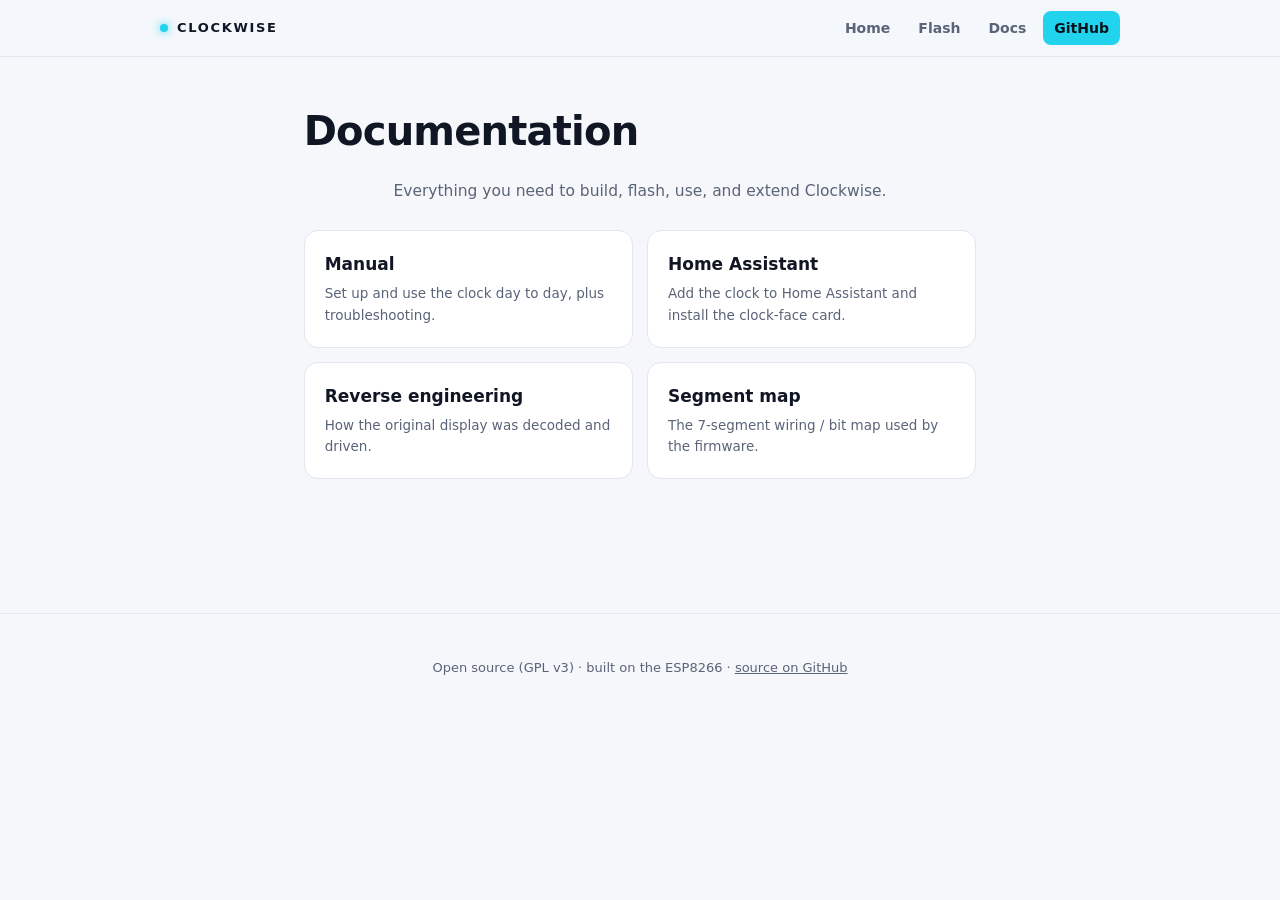
<file: docs/docs.html>
<!doctype html>
<html lang="en">
<head>
<meta charset="utf-8">
<meta name="viewport" content="width=device-width, initial-scale=1">
<title>Docs — Clockwise</title>
<meta name="description" content="Clockwise documentation.">
<link rel="stylesheet" href="assets/site.css">
</head>
<body>

<div class="nav"><div class="row">
  <a class="brand" href="index.html"><span class="dot"></span> Clockwise</a>
  <nav>
    <a href="index.html">Home</a>
    <a href="index.html#flash">Flash</a>
    <a href="docs.html">Docs</a>
    <a class="gh" href="https://github.com/g0urav2410/clockwise-smart-clock">GitHub</a>
  </nav>
</div></div>

<article class="doc">

<h1>Documentation</h1>
<p class="lede" style="margin-bottom:6px">Everything you need to build, flash, use, and extend Clockwise.</p>
<div class="docgrid"><a href="manual.html"><h3>Manual</h3><p>Set up and use the clock day to day, plus troubleshooting.</p></a>
<a href="home-assistant.html"><h3>Home Assistant</h3><p>Add the clock to Home Assistant and install the clock-face card.</p></a>
<a href="reverse-engineering.html"><h3>Reverse engineering</h3><p>How the original display was decoded and driven.</p></a>
<a href="segment-map.html"><h3>Segment map</h3><p>The 7-segment wiring / bit map used by the firmware.</p></a></div>

</article>

<footer class="site">Open source (GPL v3) · built on the ESP8266 ·
<a href="https://github.com/g0urav2410/clockwise-smart-clock">source on GitHub</a></footer>

</body>
</html>
</file>
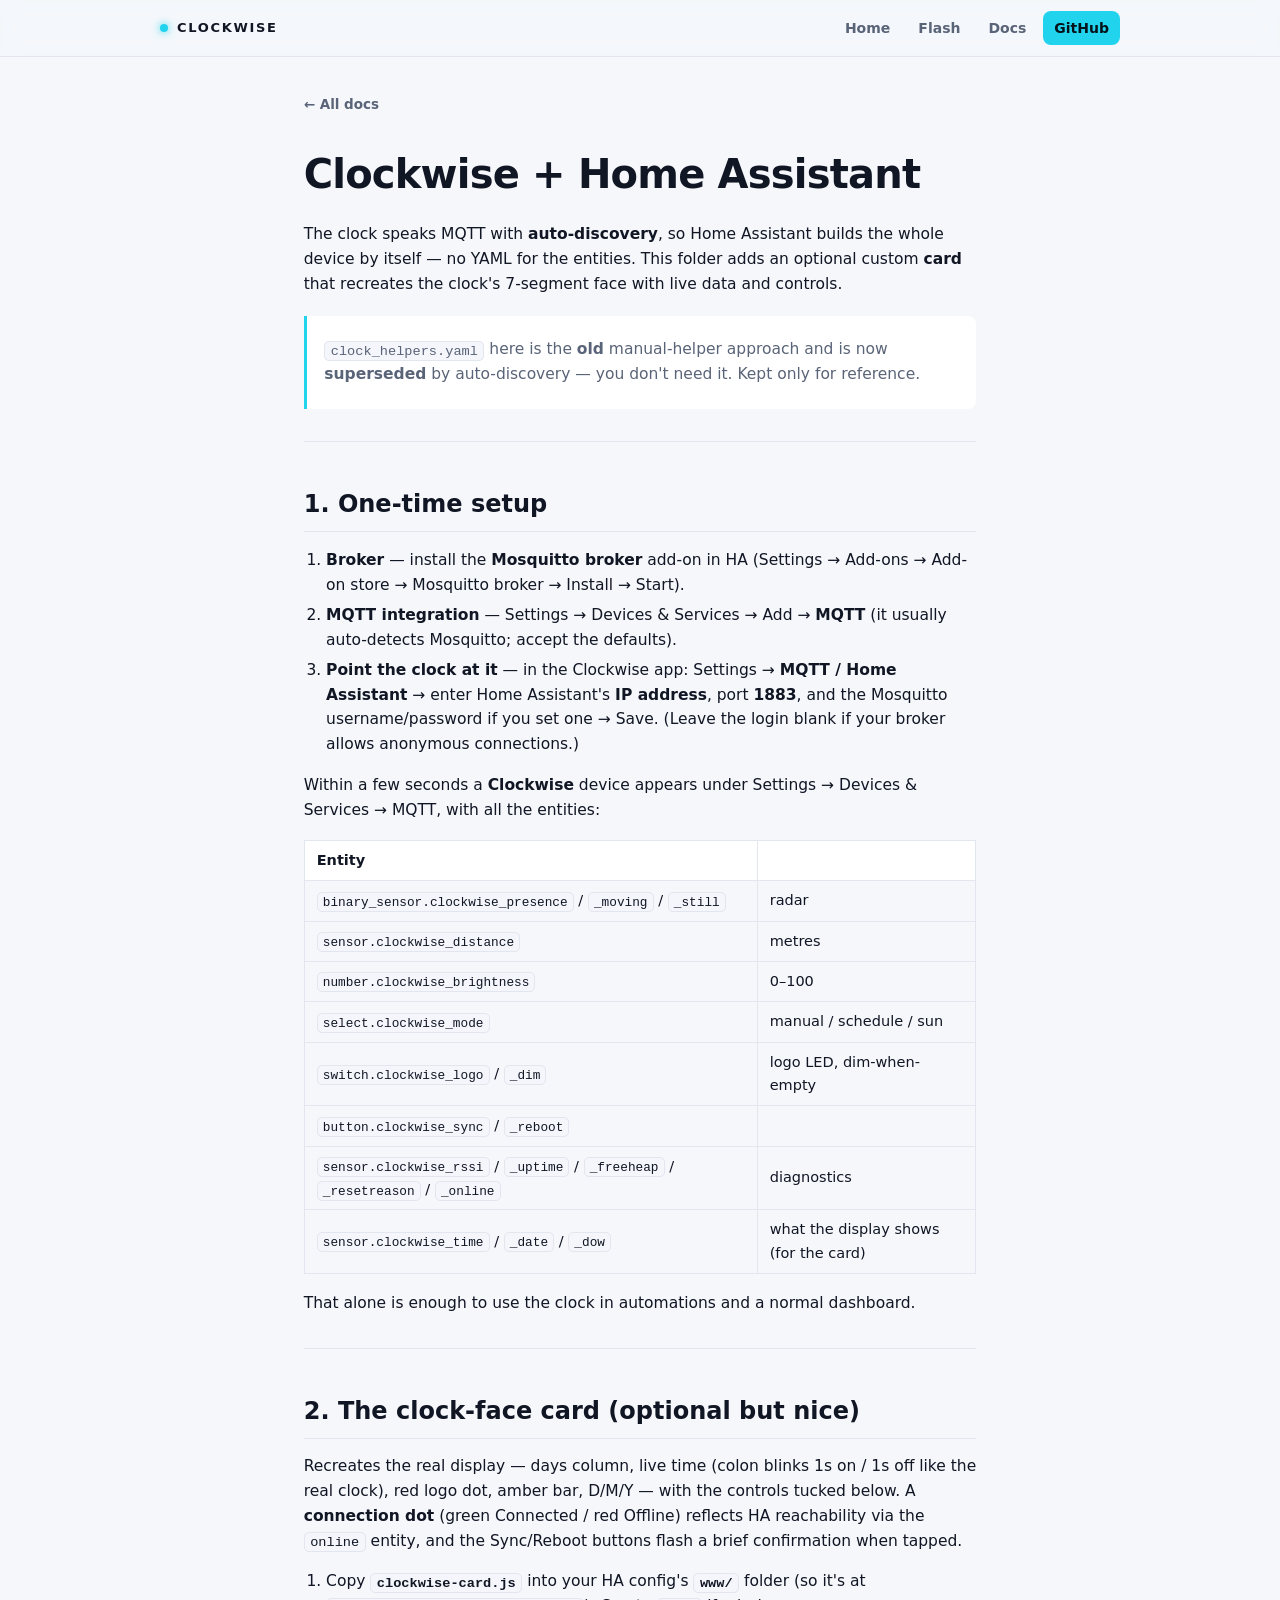
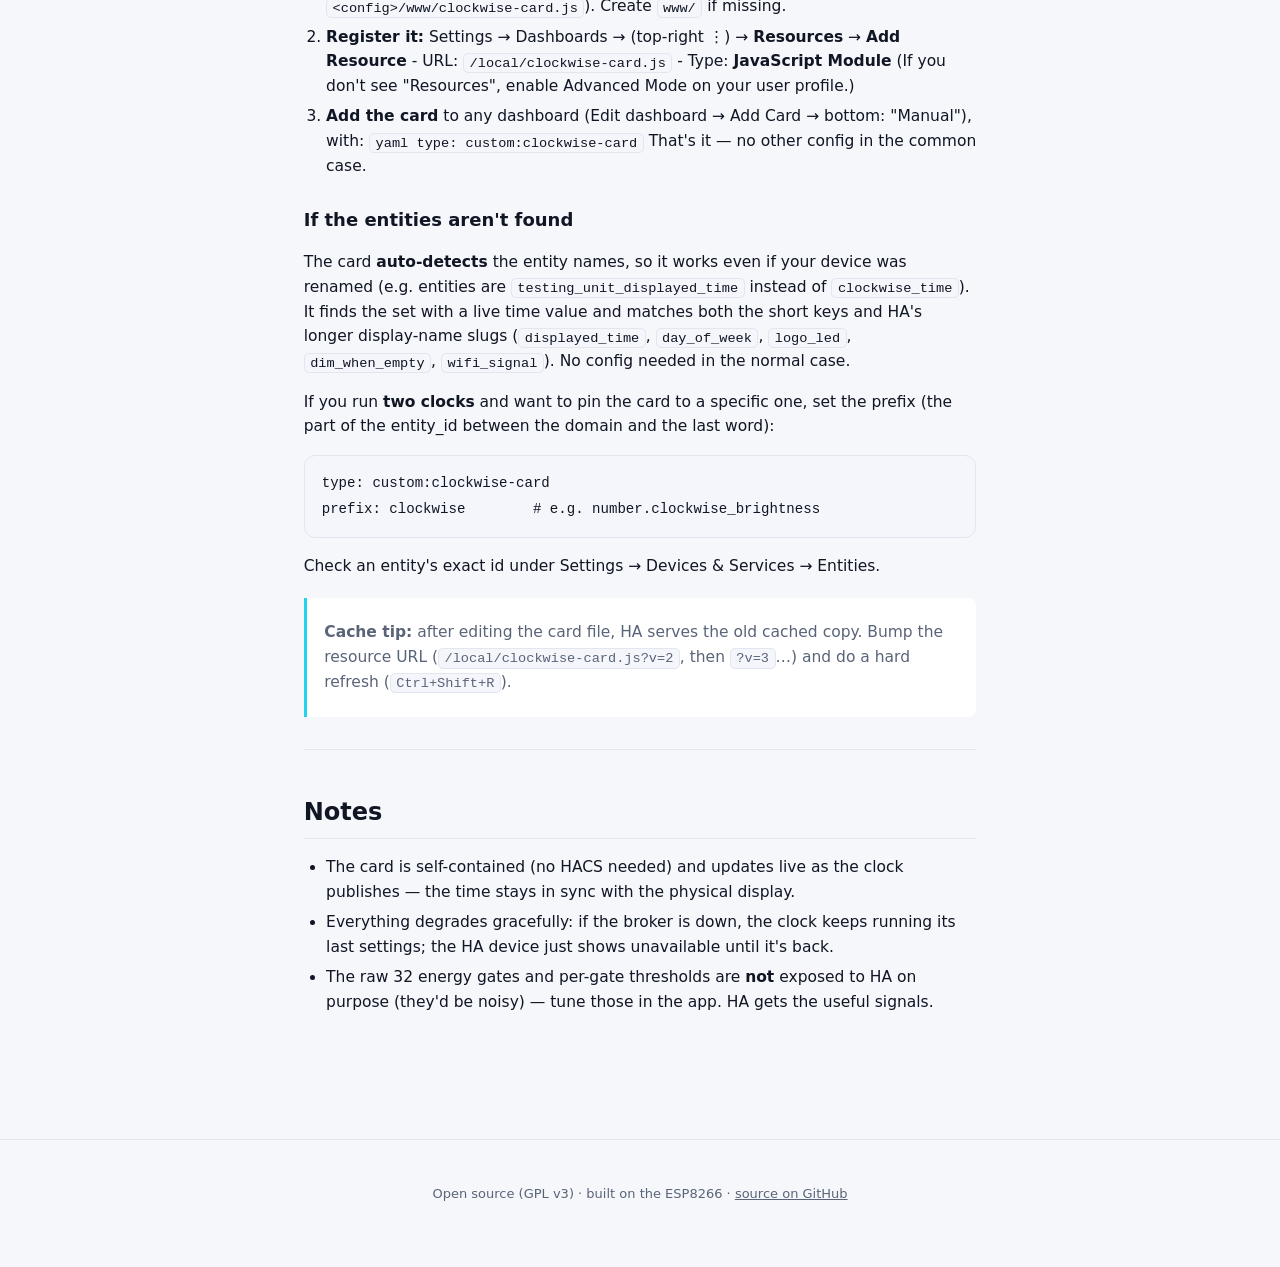
<file: docs/home-assistant.html>
<!doctype html>
<html lang="en">
<head>
<meta charset="utf-8">
<meta name="viewport" content="width=device-width, initial-scale=1">
<title>Home Assistant — Clockwise</title>
<meta name="description" content="Add the clock to Home Assistant and install the clock-face card.">
<link rel="stylesheet" href="assets/site.css">
</head>
<body>

<div class="nav"><div class="row">
  <a class="brand" href="index.html"><span class="dot"></span> Clockwise</a>
  <nav>
    <a href="index.html">Home</a>
    <a href="index.html#flash">Flash</a>
    <a href="docs.html">Docs</a>
    <a class="gh" href="https://github.com/g0urav2410/clockwise-smart-clock">GitHub</a>
  </nav>
</div></div>

<article class="doc">
<a class="back" href="docs.html">← All docs</a>
<h1 id="clockwise-home-assistant">Clockwise + Home Assistant</h1>
<p>The clock speaks MQTT with <strong>auto-discovery</strong>, so Home Assistant builds the
whole device by itself — no YAML for the entities. This folder adds an optional
custom <strong>card</strong> that recreates the clock's 7-segment face with live data and
controls.</p>
<blockquote>
<p><code>clock_helpers.yaml</code> here is the <strong>old</strong> manual-helper approach and is now
<strong>superseded</strong> by auto-discovery — you don't need it. Kept only for reference.</p>
</blockquote>
<hr>
<h2 id="1-one-time-setup">1. One-time setup</h2>
<ol>
<li><strong>Broker</strong> — install the <strong>Mosquitto broker</strong> add-on in HA
   (Settings → Add-ons → Add-on store → Mosquitto broker → Install → Start).</li>
<li><strong>MQTT integration</strong> — Settings → Devices &amp; Services → Add → <strong>MQTT</strong>
   (it usually auto-detects Mosquitto; accept the defaults).</li>
<li><strong>Point the clock at it</strong> — in the Clockwise app: Settings → <strong>MQTT / Home
   Assistant</strong> → enter Home Assistant's <strong>IP address</strong>, port <strong>1883</strong>, and the
   Mosquitto username/password if you set one → Save. (Leave the login blank if
   your broker allows anonymous connections.)</li>
</ol>
<p>Within a few seconds a <strong>Clockwise</strong> device appears under
Settings → Devices &amp; Services → MQTT, with all the entities:</p>
<table>
<thead>
<tr>
<th>Entity</th>
<th></th>
</tr>
</thead>
<tbody>
<tr>
<td><code>binary_sensor.clockwise_presence</code> / <code>_moving</code> / <code>_still</code></td>
<td>radar</td>
</tr>
<tr>
<td><code>sensor.clockwise_distance</code></td>
<td>metres</td>
</tr>
<tr>
<td><code>number.clockwise_brightness</code></td>
<td>0–100</td>
</tr>
<tr>
<td><code>select.clockwise_mode</code></td>
<td>manual / schedule / sun</td>
</tr>
<tr>
<td><code>switch.clockwise_logo</code> / <code>_dim</code></td>
<td>logo LED, dim-when-empty</td>
</tr>
<tr>
<td><code>button.clockwise_sync</code> / <code>_reboot</code></td>
<td></td>
</tr>
<tr>
<td><code>sensor.clockwise_rssi</code> / <code>_uptime</code> / <code>_freeheap</code> / <code>_resetreason</code> / <code>_online</code></td>
<td>diagnostics</td>
</tr>
<tr>
<td><code>sensor.clockwise_time</code> / <code>_date</code> / <code>_dow</code></td>
<td>what the display shows (for the card)</td>
</tr>
</tbody>
</table>
<p>That alone is enough to use the clock in automations and a normal dashboard.</p>
<hr>
<h2 id="2-the-clock-face-card-optional-but-nice">2. The clock-face card (optional but nice)</h2>
<p>Recreates the real display — days column, live time (colon blinks 1s on / 1s
off like the real clock), red logo dot, amber bar, D/M/Y — with the controls
tucked below. A <strong>connection dot</strong> (green Connected / red Offline) reflects HA
reachability via the <code>online</code> entity, and the Sync/Reboot buttons flash a brief
confirmation when tapped.</p>
<ol>
<li>Copy <strong><code>clockwise-card.js</code></strong> into your HA config's <strong><code>www/</code></strong> folder
   (so it's at <code>&lt;config&gt;/www/clockwise-card.js</code>). Create <code>www/</code> if missing.</li>
<li><strong>Register it:</strong> Settings → Dashboards → (top-right ⋮) → <strong>Resources</strong> →
   <strong>Add Resource</strong>
   - URL: <code>/local/clockwise-card.js</code>
   - Type: <strong>JavaScript Module</strong>
   (If you don't see "Resources", enable Advanced Mode on your user profile.)</li>
<li><strong>Add the card</strong> to any dashboard (Edit dashboard → Add Card → bottom:
   "Manual"), with:
   <code>yaml
   type: custom:clockwise-card</code>
   That's it — no other config in the common case.</li>
</ol>
<h3 id="if-the-entities-arent-found">If the entities aren't found</h3>
<p>The card <strong>auto-detects</strong> the entity names, so it works even if your device was
renamed (e.g. entities are <code>testing_unit_displayed_time</code> instead of
<code>clockwise_time</code>). It finds the set with a live time value and matches both the
short keys and HA's longer display-name slugs (<code>displayed_time</code>, <code>day_of_week</code>,
<code>logo_led</code>, <code>dim_when_empty</code>, <code>wifi_signal</code>). No config needed in the normal case.</p>
<p>If you run <strong>two clocks</strong> and want to pin the card to a specific one, set the
prefix (the part of the entity_id between the domain and the last word):</p>
<pre><code class="language-yaml">type: custom:clockwise-card
prefix: clockwise        # e.g. number.clockwise_brightness
</code></pre>
<p>Check an entity's exact id under Settings → Devices &amp; Services → Entities.</p>
<blockquote>
<p><strong>Cache tip:</strong> after editing the card file, HA serves the old cached copy.
Bump the resource URL (<code>/local/clockwise-card.js?v=2</code>, then <code>?v=3</code>…) and do a
hard refresh (<code>Ctrl+Shift+R</code>).</p>
</blockquote>
<hr>
<h2 id="notes">Notes</h2>
<ul>
<li>The card is self-contained (no HACS needed) and updates live as the clock
  publishes — the time stays in sync with the physical display.</li>
<li>Everything degrades gracefully: if the broker is down, the clock keeps running
  its last settings; the HA device just shows unavailable until it's back.</li>
<li>The raw 32 energy gates and per-gate thresholds are <strong>not</strong> exposed to HA on
  purpose (they'd be noisy) — tune those in the app. HA gets the useful signals.</li>
</ul>
</article>

<footer class="site">Open source (GPL v3) · built on the ESP8266 ·
<a href="https://github.com/g0urav2410/clockwise-smart-clock">source on GitHub</a></footer>

</body>
</html>
</file>
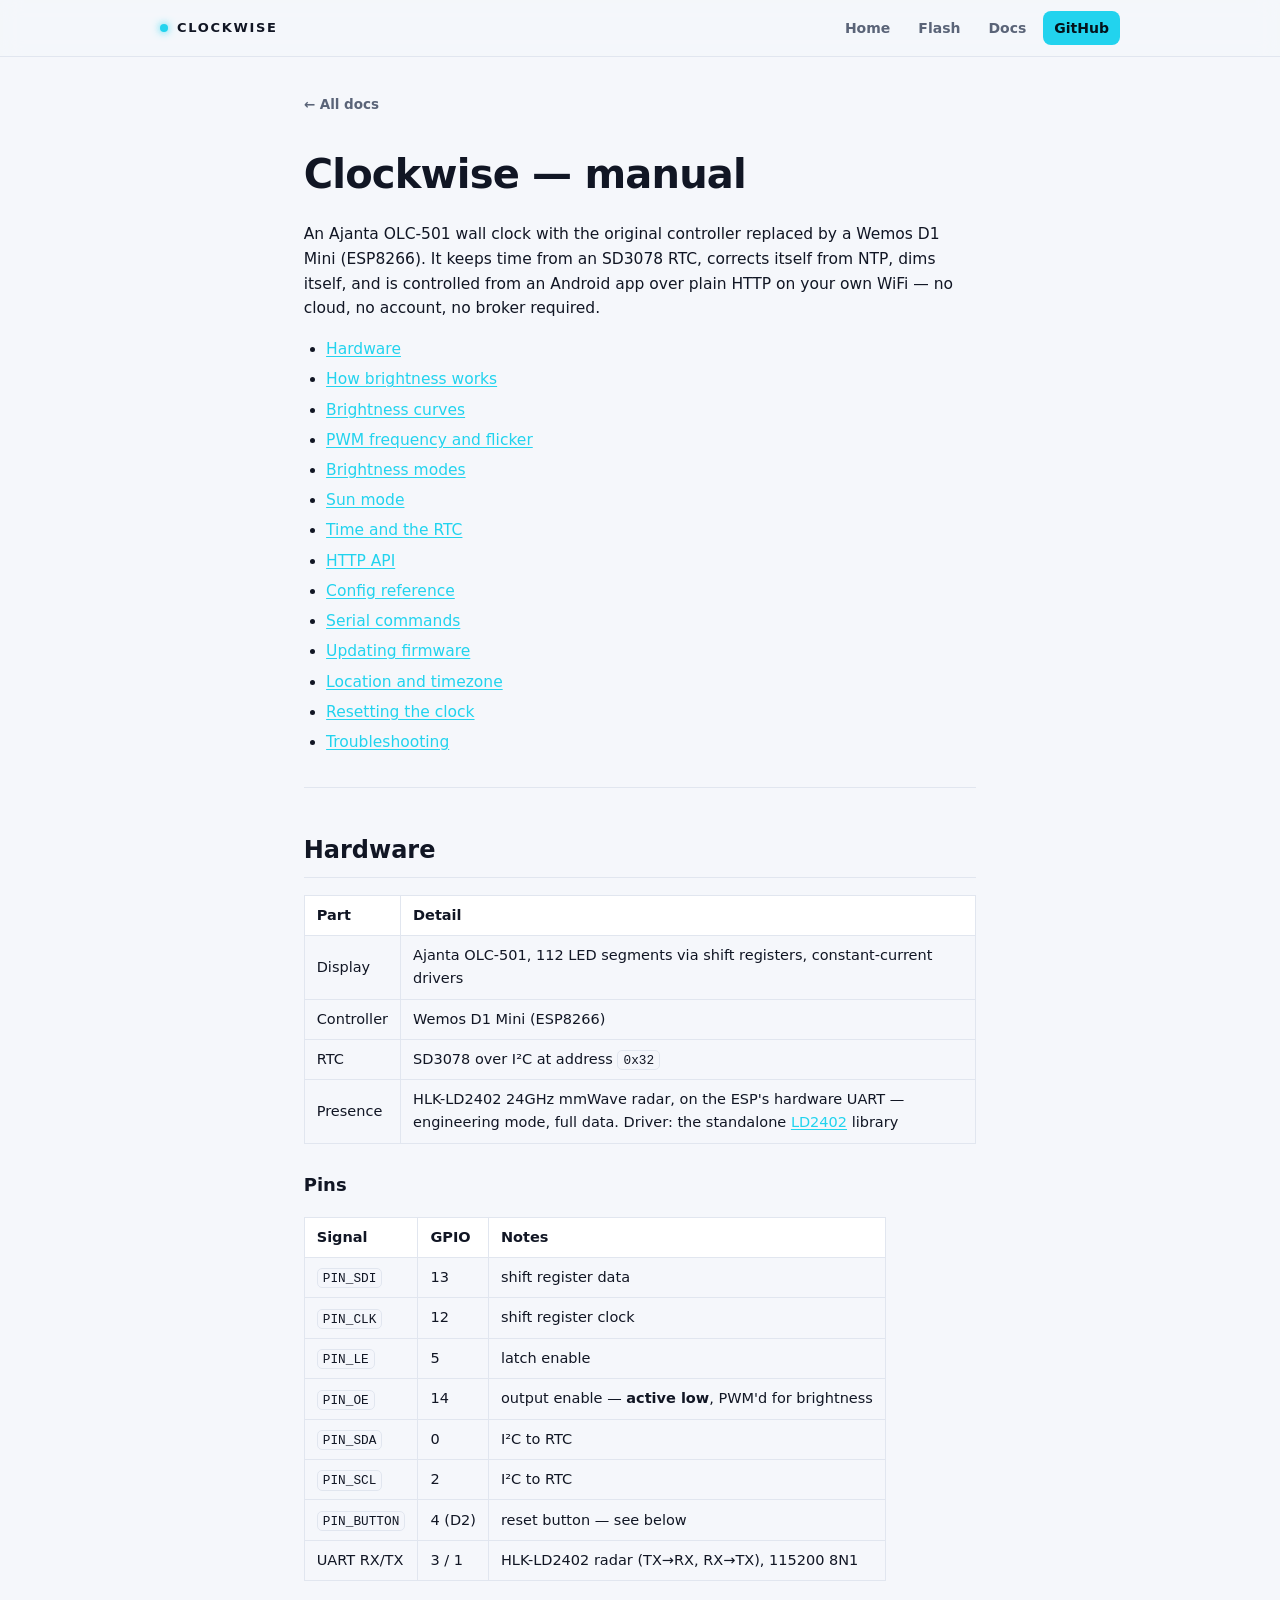
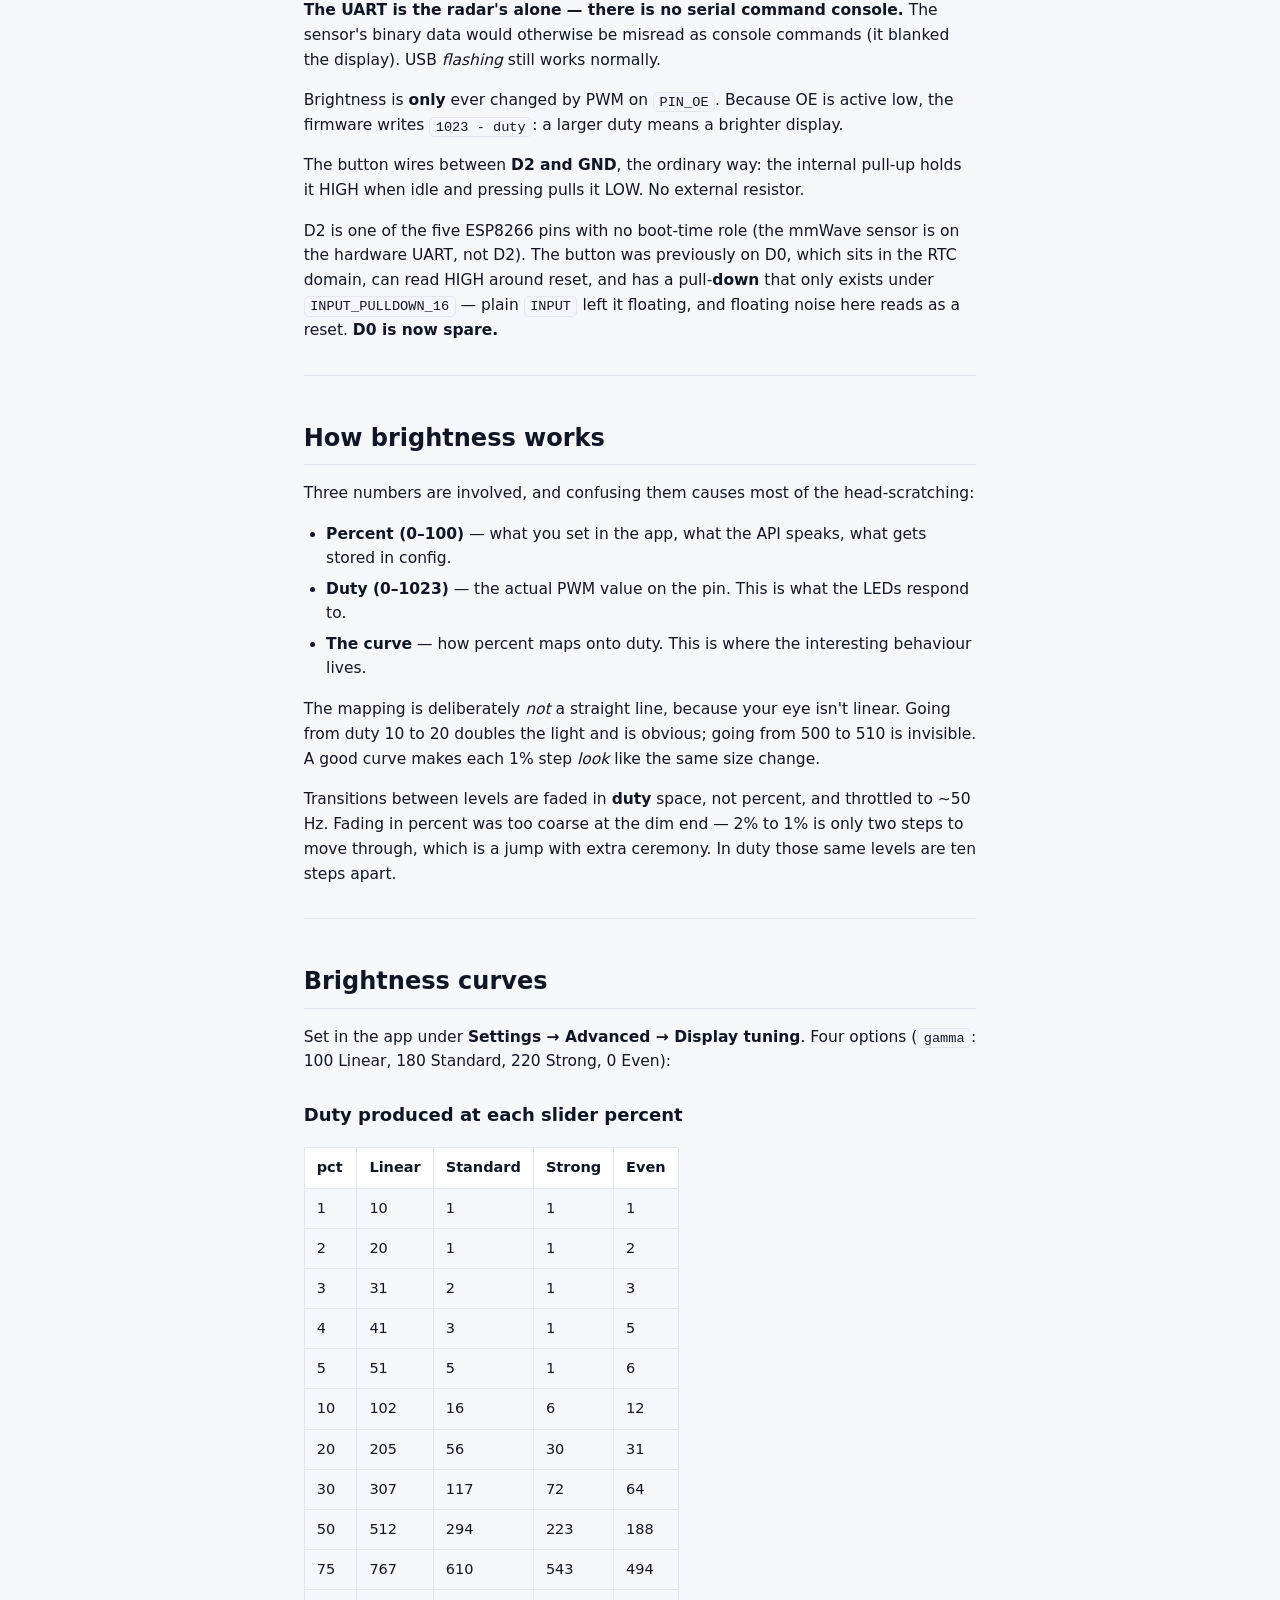
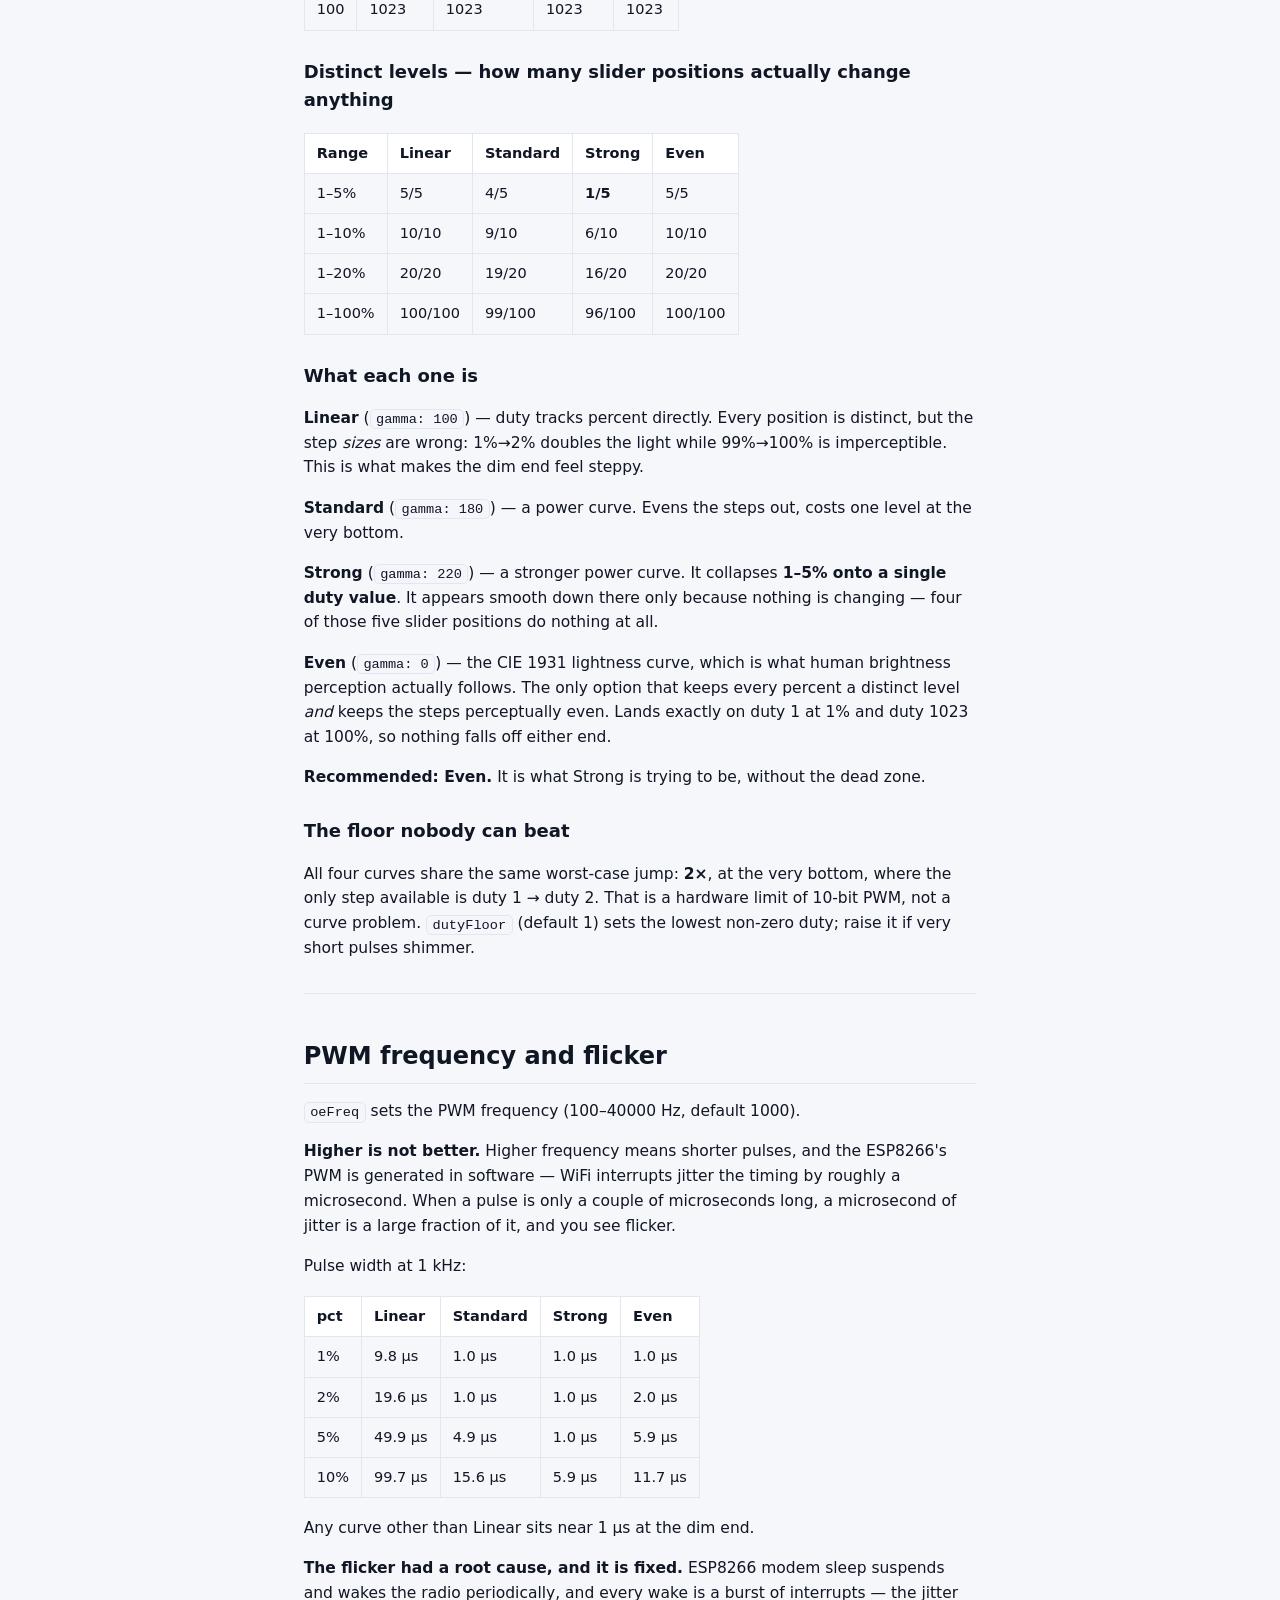
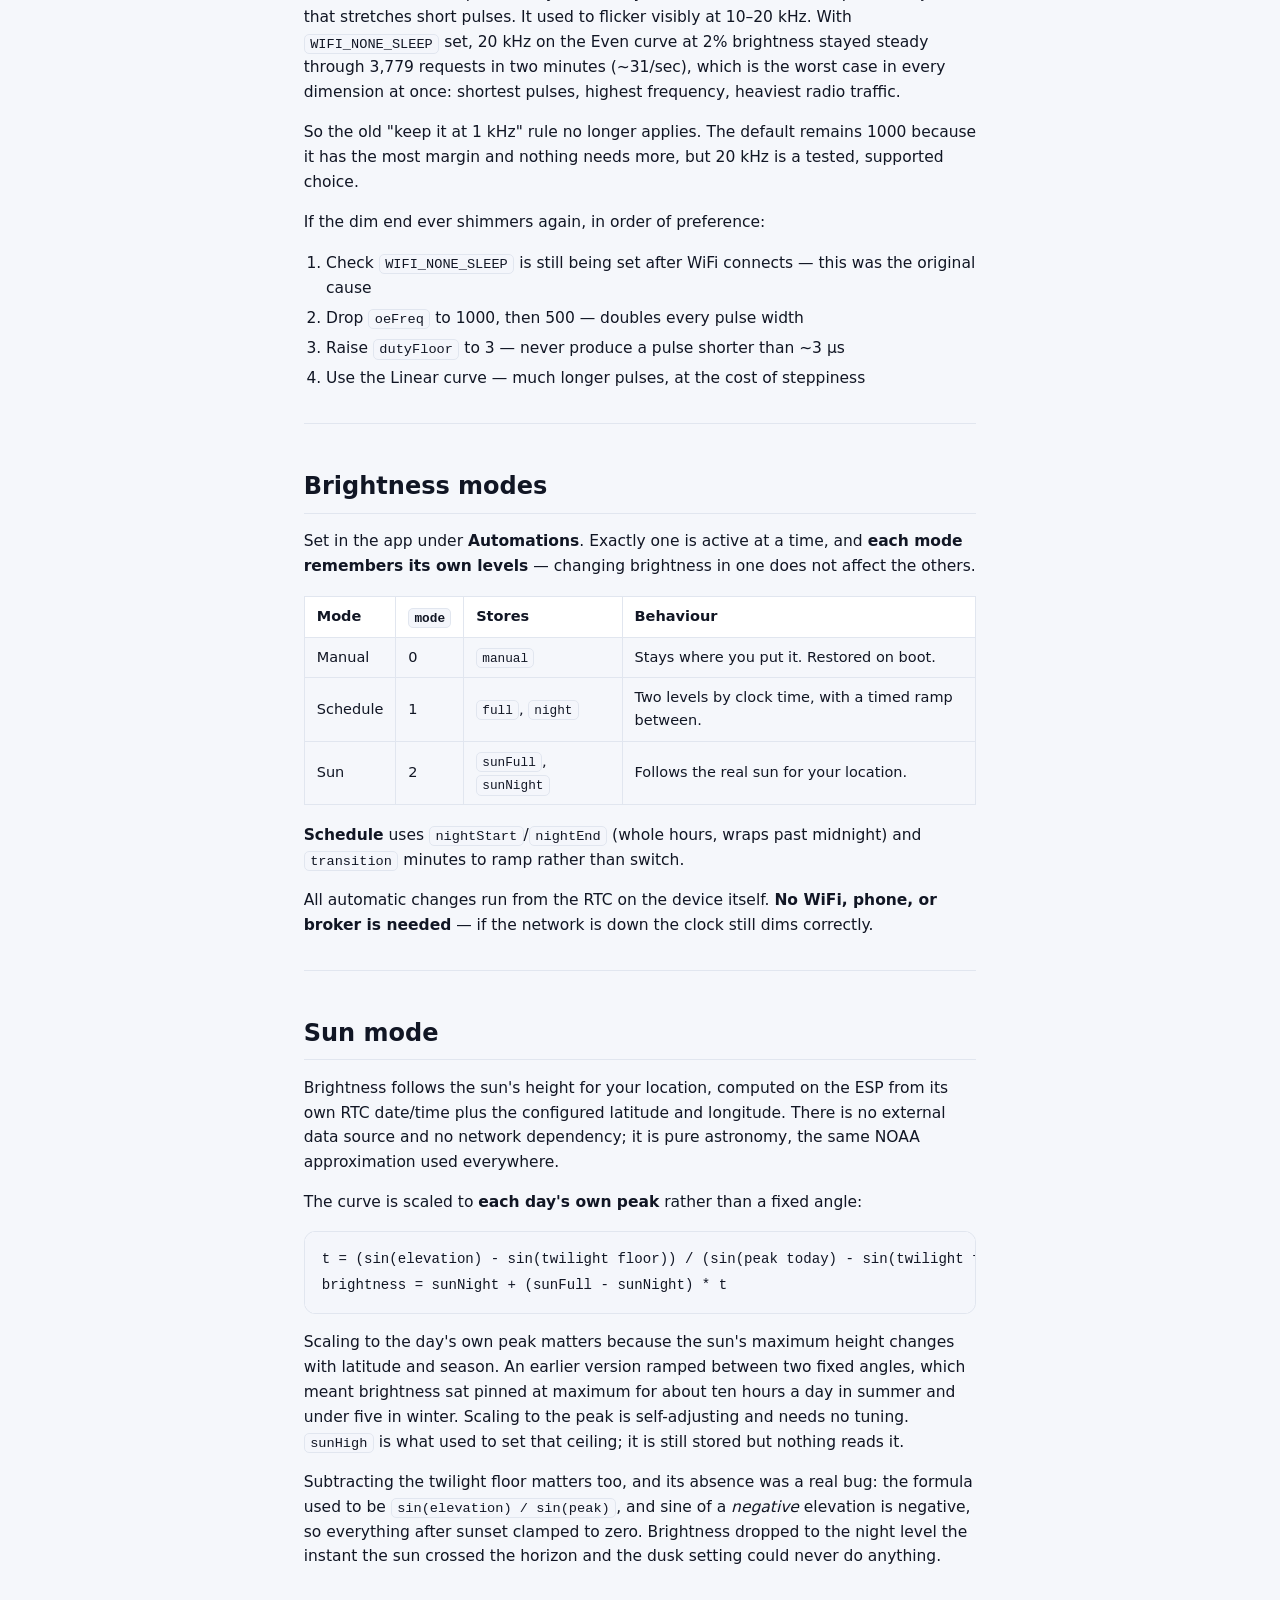
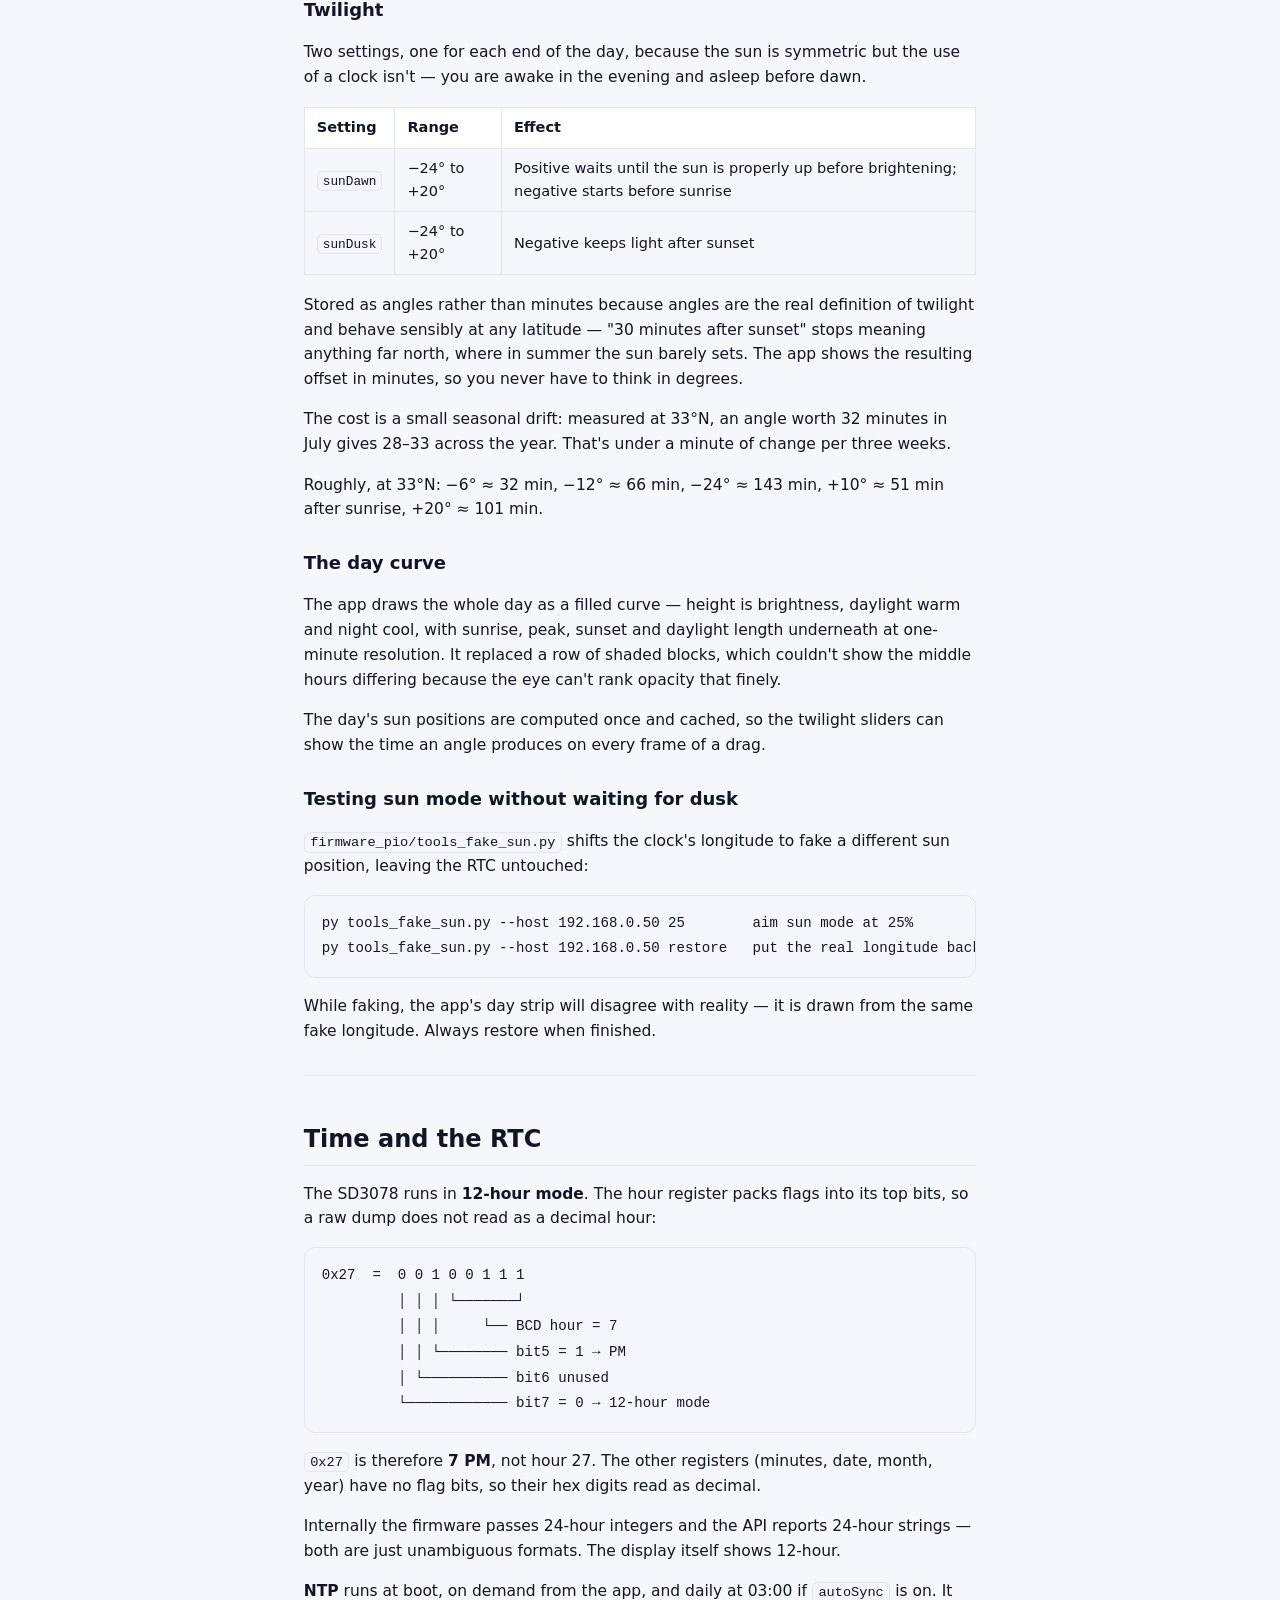
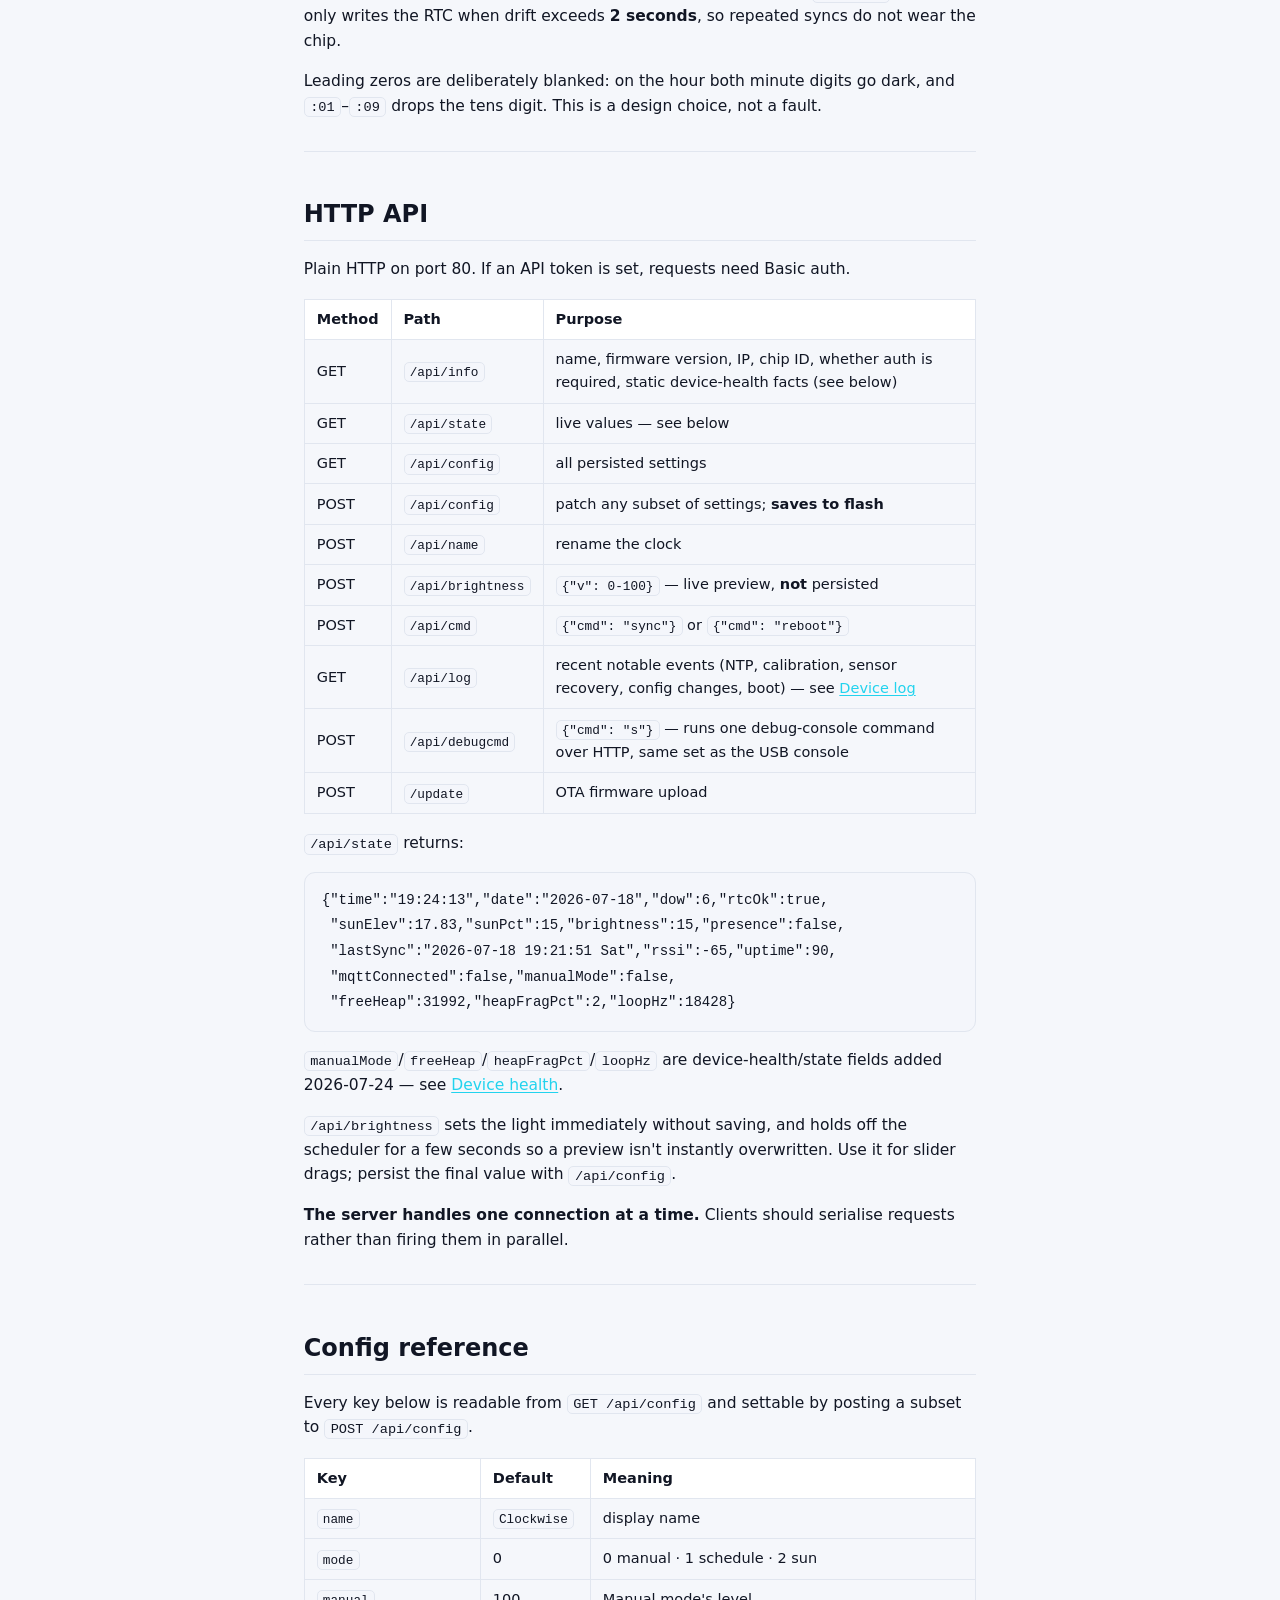
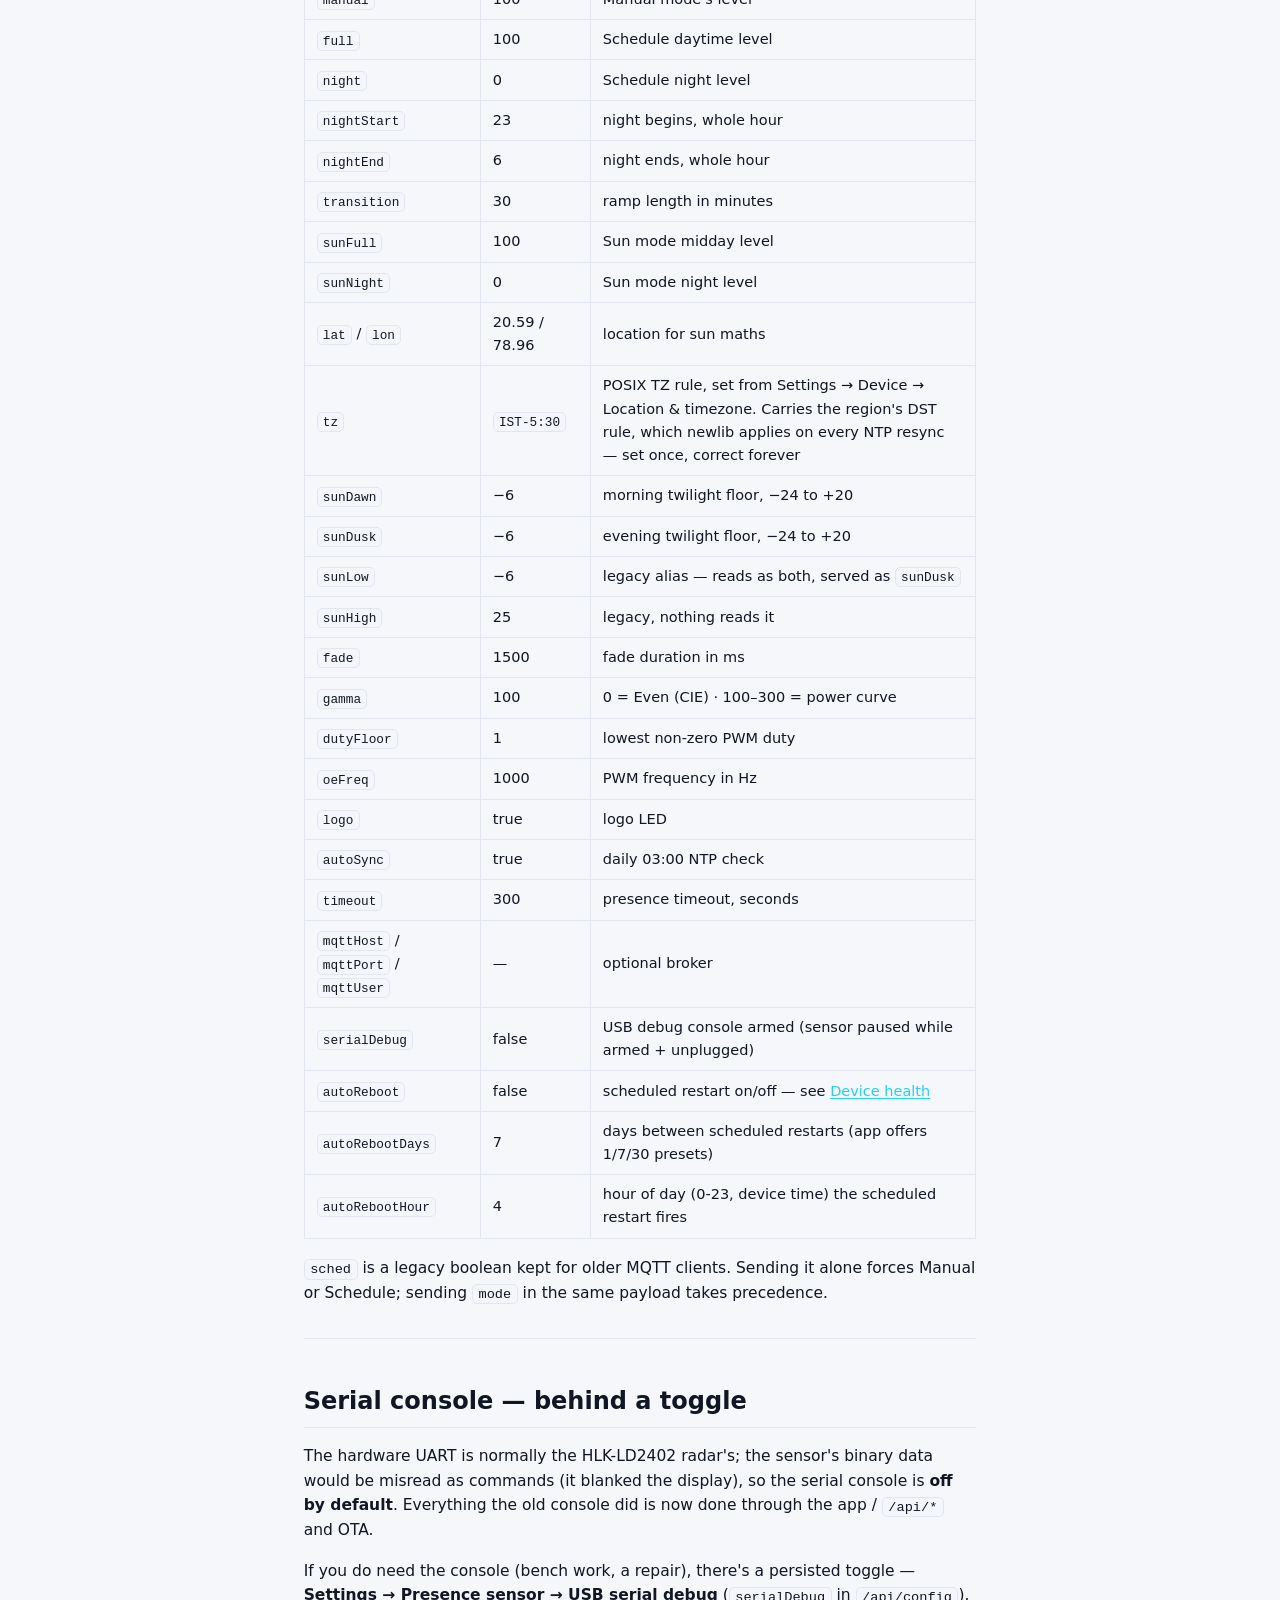
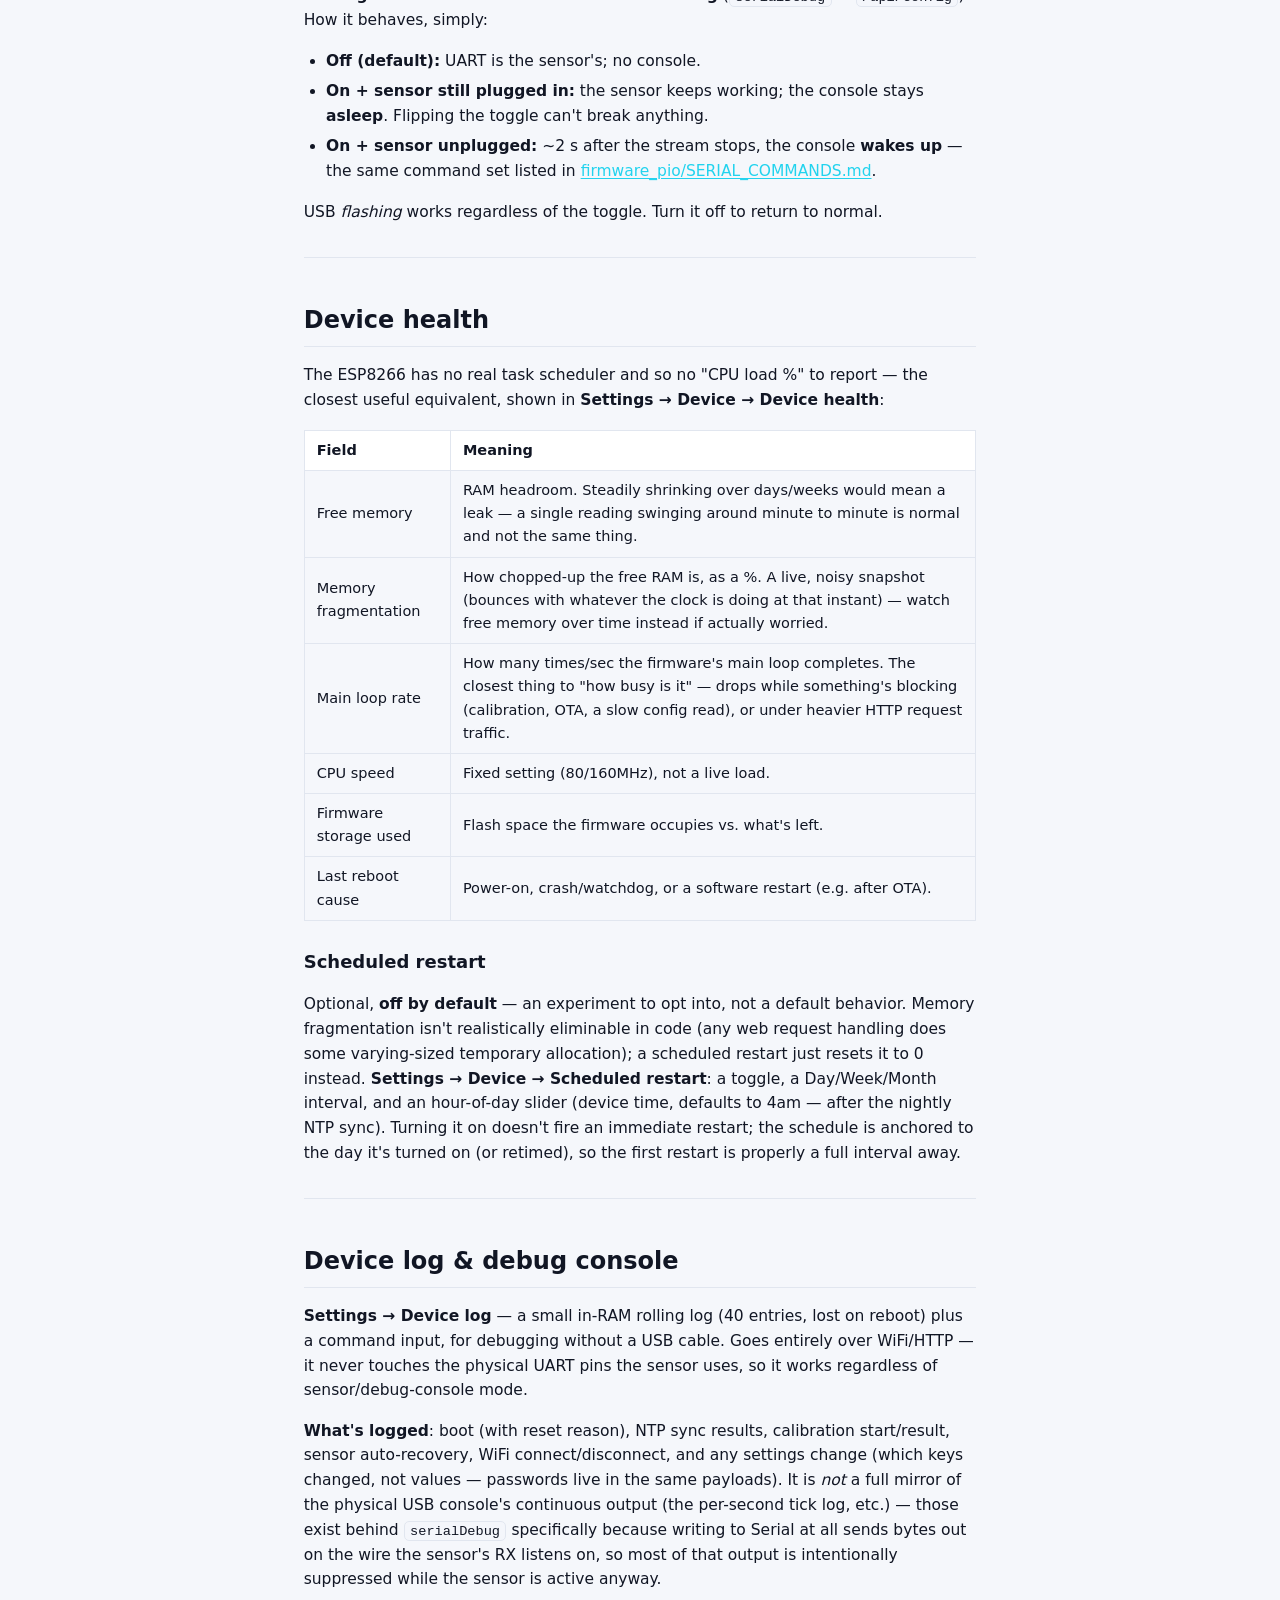
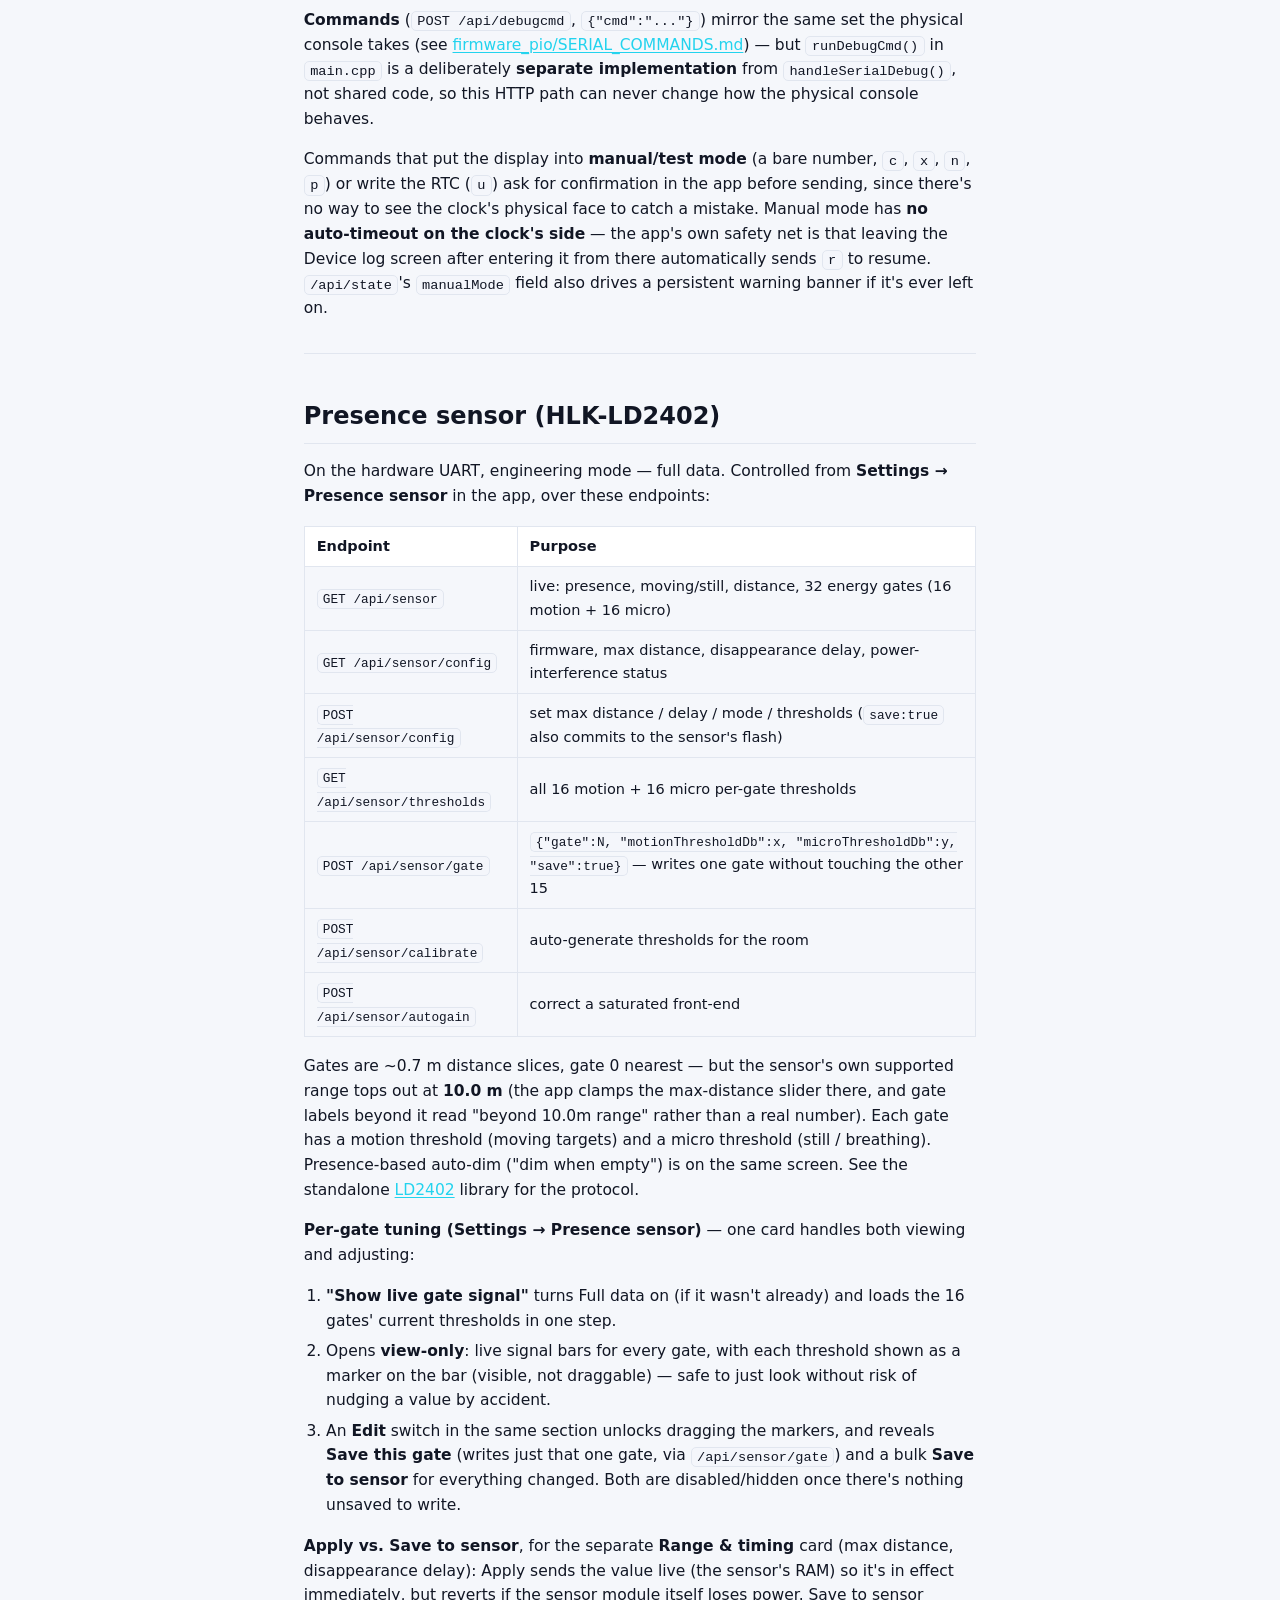
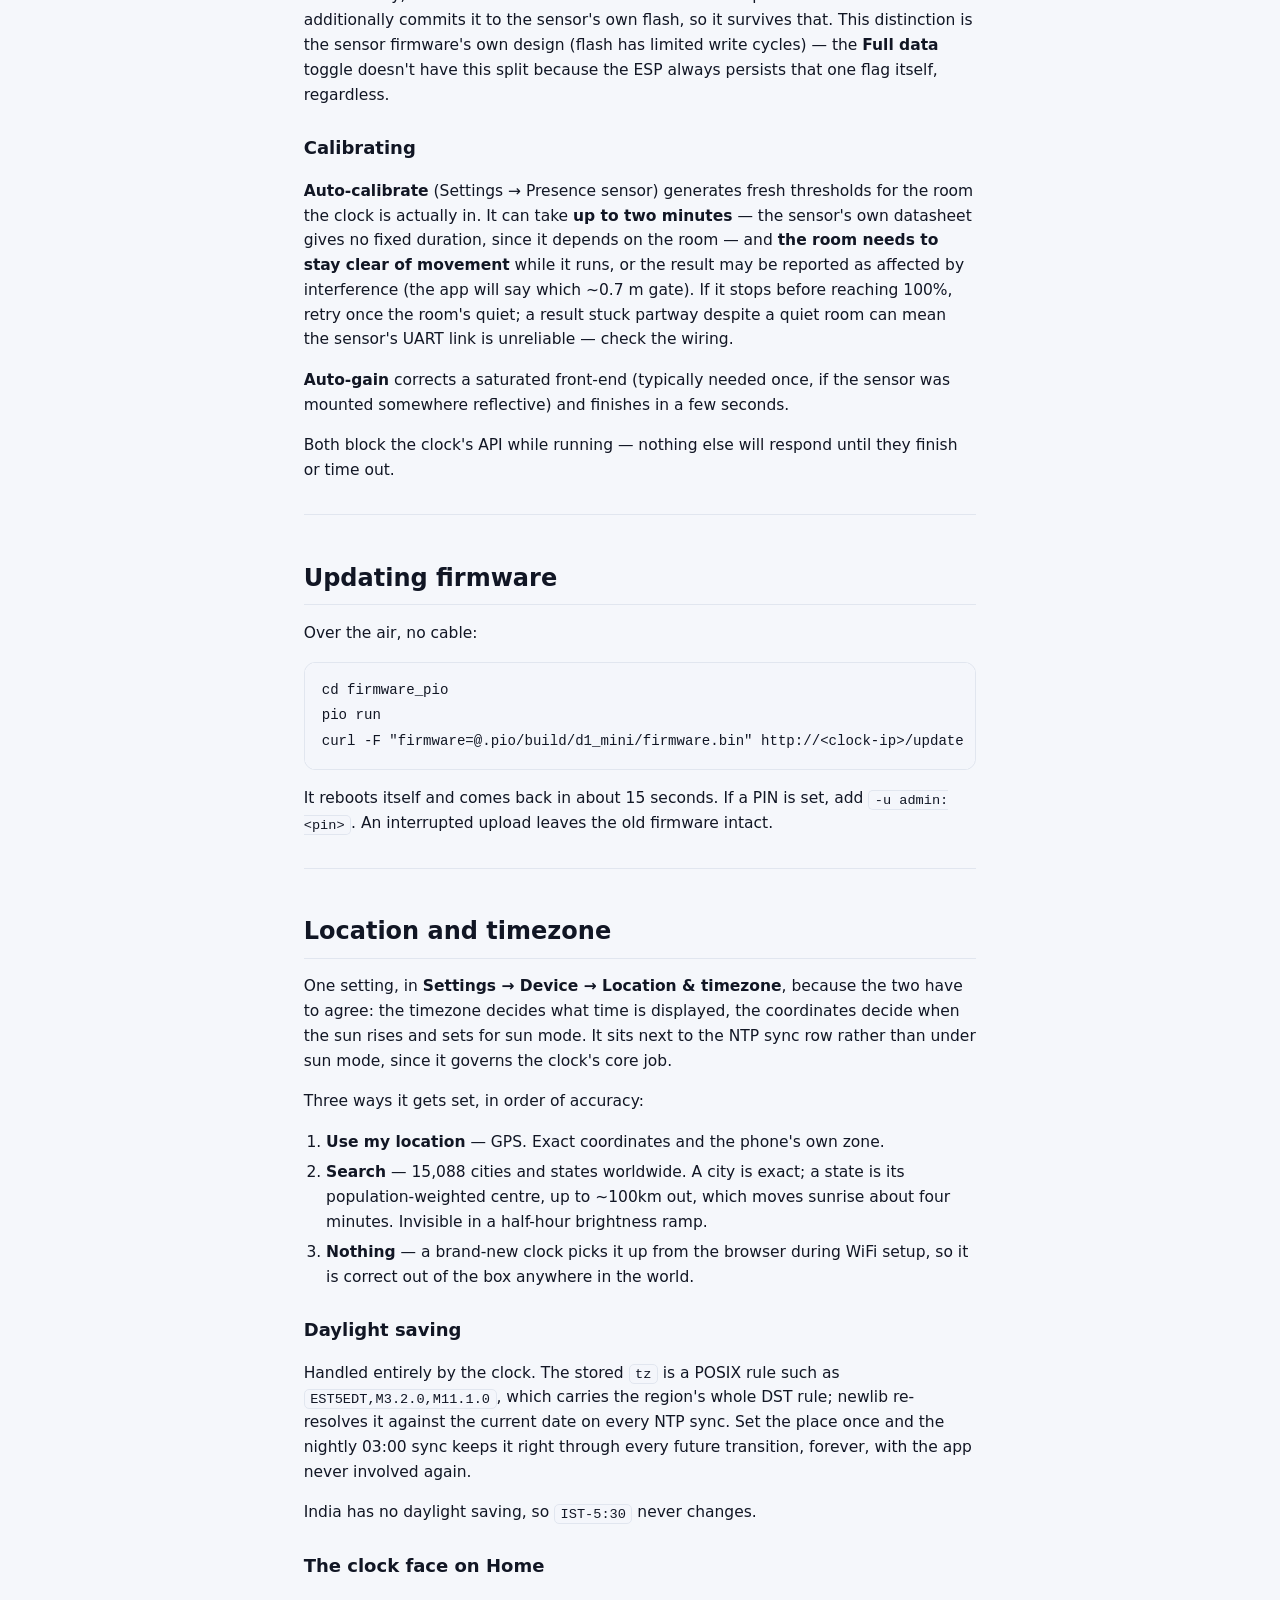
<file: docs/manual.html>
<!doctype html>
<html lang="en">
<head>
<meta charset="utf-8">
<meta name="viewport" content="width=device-width, initial-scale=1">
<title>Manual — Clockwise</title>
<meta name="description" content="Set up and use the clock day to day, plus troubleshooting.">
<link rel="stylesheet" href="assets/site.css">
</head>
<body>

<div class="nav"><div class="row">
  <a class="brand" href="index.html"><span class="dot"></span> Clockwise</a>
  <nav>
    <a href="index.html">Home</a>
    <a href="index.html#flash">Flash</a>
    <a href="docs.html">Docs</a>
    <a class="gh" href="https://github.com/g0urav2410/clockwise-smart-clock">GitHub</a>
  </nav>
</div></div>

<article class="doc">
<a class="back" href="docs.html">← All docs</a>
<h1 id="clockwise-manual">Clockwise — manual</h1>
<p>An Ajanta OLC-501 wall clock with the original controller replaced by a Wemos D1
Mini (ESP8266). It keeps time from an SD3078 RTC, corrects itself from NTP,
dims itself, and is controlled from an Android app over plain HTTP on your own
WiFi — no cloud, no account, no broker required.</p>
<ul>
<li><a href="#hardware">Hardware</a></li>
<li><a href="#how-brightness-works">How brightness works</a></li>
<li><a href="#brightness-curves">Brightness curves</a></li>
<li><a href="#pwm-frequency-and-flicker">PWM frequency and flicker</a></li>
<li><a href="#brightness-modes">Brightness modes</a></li>
<li><a href="#sun-mode">Sun mode</a></li>
<li><a href="#time-and-the-rtc">Time and the RTC</a></li>
<li><a href="#http-api">HTTP API</a></li>
<li><a href="#config-reference">Config reference</a></li>
<li><a href="#serial-commands">Serial commands</a></li>
<li><a href="#updating-firmware">Updating firmware</a></li>
<li><a href="#location-and-timezone">Location and timezone</a></li>
<li><a href="#resetting-the-clock">Resetting the clock</a></li>
<li><a href="#troubleshooting">Troubleshooting</a></li>
</ul>
<hr>
<h2 id="hardware">Hardware</h2>
<table>
<thead>
<tr>
<th>Part</th>
<th>Detail</th>
</tr>
</thead>
<tbody>
<tr>
<td>Display</td>
<td>Ajanta OLC-501, 112 LED segments via shift registers, constant-current drivers</td>
</tr>
<tr>
<td>Controller</td>
<td>Wemos D1 Mini (ESP8266)</td>
</tr>
<tr>
<td>RTC</td>
<td>SD3078 over I²C at address <code>0x32</code></td>
</tr>
<tr>
<td>Presence</td>
<td>HLK-LD2402 24GHz mmWave radar, on the ESP's hardware UART — engineering mode, full data. Driver: the standalone <a href="https://github.com/g0urav2410/LD2402">LD2402</a> library</td>
</tr>
</tbody>
</table>
<h3 id="pins">Pins</h3>
<table>
<thead>
<tr>
<th>Signal</th>
<th>GPIO</th>
<th>Notes</th>
</tr>
</thead>
<tbody>
<tr>
<td><code>PIN_SDI</code></td>
<td>13</td>
<td>shift register data</td>
</tr>
<tr>
<td><code>PIN_CLK</code></td>
<td>12</td>
<td>shift register clock</td>
</tr>
<tr>
<td><code>PIN_LE</code></td>
<td>5</td>
<td>latch enable</td>
</tr>
<tr>
<td><code>PIN_OE</code></td>
<td>14</td>
<td>output enable — <strong>active low</strong>, PWM'd for brightness</td>
</tr>
<tr>
<td><code>PIN_SDA</code></td>
<td>0</td>
<td>I²C to RTC</td>
</tr>
<tr>
<td><code>PIN_SCL</code></td>
<td>2</td>
<td>I²C to RTC</td>
</tr>
<tr>
<td><code>PIN_BUTTON</code></td>
<td>4 (D2)</td>
<td>reset button — see below</td>
</tr>
<tr>
<td>UART RX/TX</td>
<td>3 / 1</td>
<td>HLK-LD2402 radar (TX→RX, RX→TX), 115200 8N1</td>
</tr>
</tbody>
</table>
<p><strong>The UART is the radar's alone — there is no serial command console.</strong> The
sensor's binary data would otherwise be misread as console commands (it blanked
the display). USB <em>flashing</em> still works normally.</p>
<p>Brightness is <strong>only</strong> ever changed by PWM on <code>PIN_OE</code>. Because OE is active
low, the firmware writes <code>1023 - duty</code>: a larger duty means a brighter display.</p>
<p>The button wires between <strong>D2 and GND</strong>, the ordinary way: the internal
pull-up holds it HIGH when idle and pressing pulls it LOW. No external resistor.</p>
<p>D2 is one of the five ESP8266 pins with no boot-time role (the mmWave sensor is
on the hardware UART, not D2). The button was previously on D0, which
sits in the RTC domain, can read HIGH around reset, and has a pull-<strong>down</strong> that
only exists under <code>INPUT_PULLDOWN_16</code> — plain <code>INPUT</code> left it floating, and
floating noise here reads as a reset. <strong>D0 is now spare.</strong></p>
<hr>
<h2 id="how-brightness-works">How brightness works</h2>
<p>Three numbers are involved, and confusing them causes most of the head-scratching:</p>
<ul>
<li><strong>Percent (0–100)</strong> — what you set in the app, what the API speaks, what gets
  stored in config.</li>
<li><strong>Duty (0–1023)</strong> — the actual PWM value on the pin. This is what the LEDs
  respond to.</li>
<li><strong>The curve</strong> — how percent maps onto duty. This is where the interesting
  behaviour lives.</li>
</ul>
<p>The mapping is deliberately <em>not</em> a straight line, because your eye isn't
linear. Going from duty 10 to 20 doubles the light and is obvious; going from
500 to 510 is invisible. A good curve makes each 1% step <em>look</em> like the same
size change.</p>
<p>Transitions between levels are faded in <strong>duty</strong> space, not percent, and
throttled to ~50 Hz. Fading in percent was too coarse at the dim end — 2% to 1%
is only two steps to move through, which is a jump with extra ceremony. In duty
those same levels are ten steps apart.</p>
<hr>
<h2 id="brightness-curves">Brightness curves</h2>
<p>Set in the app under <strong>Settings → Advanced → Display tuning</strong>. Four options
(<code>gamma</code>: 100 Linear, 180 Standard, 220 Strong, 0 Even):</p>
<h3 id="duty-produced-at-each-slider-percent">Duty produced at each slider percent</h3>
<table>
<thead>
<tr>
<th>pct</th>
<th>Linear</th>
<th>Standard</th>
<th>Strong</th>
<th>Even</th>
</tr>
</thead>
<tbody>
<tr>
<td>1</td>
<td>10</td>
<td>1</td>
<td>1</td>
<td>1</td>
</tr>
<tr>
<td>2</td>
<td>20</td>
<td>1</td>
<td>1</td>
<td>2</td>
</tr>
<tr>
<td>3</td>
<td>31</td>
<td>2</td>
<td>1</td>
<td>3</td>
</tr>
<tr>
<td>4</td>
<td>41</td>
<td>3</td>
<td>1</td>
<td>5</td>
</tr>
<tr>
<td>5</td>
<td>51</td>
<td>5</td>
<td>1</td>
<td>6</td>
</tr>
<tr>
<td>10</td>
<td>102</td>
<td>16</td>
<td>6</td>
<td>12</td>
</tr>
<tr>
<td>20</td>
<td>205</td>
<td>56</td>
<td>30</td>
<td>31</td>
</tr>
<tr>
<td>30</td>
<td>307</td>
<td>117</td>
<td>72</td>
<td>64</td>
</tr>
<tr>
<td>50</td>
<td>512</td>
<td>294</td>
<td>223</td>
<td>188</td>
</tr>
<tr>
<td>75</td>
<td>767</td>
<td>610</td>
<td>543</td>
<td>494</td>
</tr>
<tr>
<td>100</td>
<td>1023</td>
<td>1023</td>
<td>1023</td>
<td>1023</td>
</tr>
</tbody>
</table>
<h3 id="distinct-levels-how-many-slider-positions-actually-change-anything">Distinct levels — how many slider positions actually change anything</h3>
<table>
<thead>
<tr>
<th>Range</th>
<th>Linear</th>
<th>Standard</th>
<th>Strong</th>
<th>Even</th>
</tr>
</thead>
<tbody>
<tr>
<td>1–5%</td>
<td>5/5</td>
<td>4/5</td>
<td><strong>1/5</strong></td>
<td>5/5</td>
</tr>
<tr>
<td>1–10%</td>
<td>10/10</td>
<td>9/10</td>
<td>6/10</td>
<td>10/10</td>
</tr>
<tr>
<td>1–20%</td>
<td>20/20</td>
<td>19/20</td>
<td>16/20</td>
<td>20/20</td>
</tr>
<tr>
<td>1–100%</td>
<td>100/100</td>
<td>99/100</td>
<td>96/100</td>
<td>100/100</td>
</tr>
</tbody>
</table>
<h3 id="what-each-one-is">What each one is</h3>
<p><strong>Linear</strong> (<code>gamma: 100</code>) — duty tracks percent directly. Every position is
distinct, but the step <em>sizes</em> are wrong: 1%→2% doubles the light while
99%→100% is imperceptible. This is what makes the dim end feel steppy.</p>
<p><strong>Standard</strong> (<code>gamma: 180</code>) — a power curve. Evens the steps out, costs one
level at the very bottom.</p>
<p><strong>Strong</strong> (<code>gamma: 220</code>) — a stronger power curve. It collapses <strong>1–5% onto a
single duty value</strong>. It appears smooth down there only because nothing is
changing — four of those five slider positions do nothing at all.</p>
<p><strong>Even</strong> (<code>gamma: 0</code>) — the CIE 1931 lightness curve, which is what human
brightness perception actually follows. The only option that keeps every percent
a distinct level <em>and</em> keeps the steps perceptually even. Lands exactly on duty
1 at 1% and duty 1023 at 100%, so nothing falls off either end.</p>
<p><strong>Recommended: Even.</strong> It is what Strong is trying to be, without the dead zone.</p>
<h3 id="the-floor-nobody-can-beat">The floor nobody can beat</h3>
<p>All four curves share the same worst-case jump: <strong>2×</strong>, at the very bottom,
where the only step available is duty 1 → duty 2. That is a hardware limit of
10-bit PWM, not a curve problem. <code>dutyFloor</code> (default 1) sets the lowest
non-zero duty; raise it if very short pulses shimmer.</p>
<hr>
<h2 id="pwm-frequency-and-flicker">PWM frequency and flicker</h2>
<p><code>oeFreq</code> sets the PWM frequency (100–40000 Hz, default 1000).</p>
<p><strong>Higher is not better.</strong> Higher frequency means shorter pulses, and the
ESP8266's PWM is generated in software — WiFi interrupts jitter the timing by
roughly a microsecond. When a pulse is only a couple of microseconds long, a
microsecond of jitter is a large fraction of it, and you see flicker.</p>
<p>Pulse width at 1 kHz:</p>
<table>
<thead>
<tr>
<th>pct</th>
<th>Linear</th>
<th>Standard</th>
<th>Strong</th>
<th>Even</th>
</tr>
</thead>
<tbody>
<tr>
<td>1%</td>
<td>9.8 µs</td>
<td>1.0 µs</td>
<td>1.0 µs</td>
<td>1.0 µs</td>
</tr>
<tr>
<td>2%</td>
<td>19.6 µs</td>
<td>1.0 µs</td>
<td>1.0 µs</td>
<td>2.0 µs</td>
</tr>
<tr>
<td>5%</td>
<td>49.9 µs</td>
<td>4.9 µs</td>
<td>1.0 µs</td>
<td>5.9 µs</td>
</tr>
<tr>
<td>10%</td>
<td>99.7 µs</td>
<td>15.6 µs</td>
<td>5.9 µs</td>
<td>11.7 µs</td>
</tr>
</tbody>
</table>
<p>Any curve other than Linear sits near 1 µs at the dim end.</p>
<p><strong>The flicker had a root cause, and it is fixed.</strong> ESP8266 modem sleep suspends
and wakes the radio periodically, and every wake is a burst of interrupts — the
jitter that stretches short pulses. It used to flicker visibly at 10–20 kHz.
With <code>WIFI_NONE_SLEEP</code> set, 20 kHz on the Even curve at 2% brightness stayed
steady through 3,779 requests in two minutes (~31/sec), which is the worst case
in every dimension at once: shortest pulses, highest frequency, heaviest radio
traffic.</p>
<p>So the old "keep it at 1 kHz" rule no longer applies. The default remains 1000
because it has the most margin and nothing needs more, but 20 kHz is a tested,
supported choice.</p>
<p>If the dim end ever shimmers again, in order of preference:</p>
<ol>
<li>Check <code>WIFI_NONE_SLEEP</code> is still being set after WiFi connects — this was the
   original cause</li>
<li>Drop <code>oeFreq</code> to 1000, then 500 — doubles every pulse width</li>
<li>Raise <code>dutyFloor</code> to 3 — never produce a pulse shorter than ~3 µs</li>
<li>Use the Linear curve — much longer pulses, at the cost of steppiness</li>
</ol>
<hr>
<h2 id="brightness-modes">Brightness modes</h2>
<p>Set in the app under <strong>Automations</strong>. Exactly one is active at a time, and
<strong>each mode remembers its own levels</strong> — changing brightness in one does not
affect the others.</p>
<table>
<thead>
<tr>
<th>Mode</th>
<th><code>mode</code></th>
<th>Stores</th>
<th>Behaviour</th>
</tr>
</thead>
<tbody>
<tr>
<td>Manual</td>
<td>0</td>
<td><code>manual</code></td>
<td>Stays where you put it. Restored on boot.</td>
</tr>
<tr>
<td>Schedule</td>
<td>1</td>
<td><code>full</code>, <code>night</code></td>
<td>Two levels by clock time, with a timed ramp between.</td>
</tr>
<tr>
<td>Sun</td>
<td>2</td>
<td><code>sunFull</code>, <code>sunNight</code></td>
<td>Follows the real sun for your location.</td>
</tr>
</tbody>
</table>
<p><strong>Schedule</strong> uses <code>nightStart</code>/<code>nightEnd</code> (whole hours, wraps past midnight) and
<code>transition</code> minutes to ramp rather than switch.</p>
<p>All automatic changes run from the RTC on the device itself. <strong>No WiFi, phone,
or broker is needed</strong> — if the network is down the clock still dims correctly.</p>
<hr>
<h2 id="sun-mode">Sun mode</h2>
<p>Brightness follows the sun's height for your location, computed on the ESP from
its own RTC date/time plus the configured latitude and longitude. There is no
external data source and no network dependency; it is pure astronomy, the same
NOAA approximation used everywhere.</p>
<p>The curve is scaled to <strong>each day's own peak</strong> rather than a fixed angle:</p>
<pre><code>t = (sin(elevation) - sin(twilight floor)) / (sin(peak today) - sin(twilight floor))
brightness = sunNight + (sunFull - sunNight) * t
</code></pre>
<p>Scaling to the day's own peak matters because the sun's maximum height changes
with latitude and season. An earlier version ramped between two fixed angles,
which meant brightness sat pinned at maximum for about ten hours a day in summer
and under five in winter. Scaling to the peak is self-adjusting and needs no
tuning. <code>sunHigh</code> is what used to set that ceiling; it is still stored but
nothing reads it.</p>
<p>Subtracting the twilight floor matters too, and its absence was a real bug: the
formula used to be <code>sin(elevation) / sin(peak)</code>, and sine of a <em>negative</em>
elevation is negative, so everything after sunset clamped to zero. Brightness
dropped to the night level the instant the sun crossed the horizon and the dusk
setting could never do anything.</p>
<h3 id="twilight">Twilight</h3>
<p>Two settings, one for each end of the day, because the sun is symmetric but the
use of a clock isn't — you are awake in the evening and asleep before dawn.</p>
<table>
<thead>
<tr>
<th>Setting</th>
<th>Range</th>
<th>Effect</th>
</tr>
</thead>
<tbody>
<tr>
<td><code>sunDawn</code></td>
<td>−24° to +20°</td>
<td>Positive waits until the sun is properly up before brightening; negative starts before sunrise</td>
</tr>
<tr>
<td><code>sunDusk</code></td>
<td>−24° to +20°</td>
<td>Negative keeps light after sunset</td>
</tr>
</tbody>
</table>
<p>Stored as angles rather than minutes because angles are the real definition of
twilight and behave sensibly at any latitude — "30 minutes after sunset" stops
meaning anything far north, where in summer the sun barely sets. The app shows
the resulting offset in minutes, so you never have to think in degrees.</p>
<p>The cost is a small seasonal drift: measured at 33°N, an angle worth 32 minutes
in July gives 28–33 across the year. That's under a minute of change per three
weeks.</p>
<p>Roughly, at 33°N: −6° ≈ 32 min, −12° ≈ 66 min, −24° ≈ 143 min, +10° ≈ 51 min
after sunrise, +20° ≈ 101 min.</p>
<h3 id="the-day-curve">The day curve</h3>
<p>The app draws the whole day as a filled curve — height is brightness, daylight
warm and night cool, with sunrise, peak, sunset and daylight length underneath at
one-minute resolution. It replaced a row of shaded blocks, which couldn't show
the middle hours differing because the eye can't rank opacity that finely.</p>
<p>The day's sun positions are computed once and cached, so the twilight sliders can
show the time an angle produces on every frame of a drag.</p>
<h3 id="testing-sun-mode-without-waiting-for-dusk">Testing sun mode without waiting for dusk</h3>
<p><code>firmware_pio/tools_fake_sun.py</code> shifts the clock's longitude to fake a
different sun position, leaving the RTC untouched:</p>
<pre><code>py tools_fake_sun.py --host 192.168.0.50 25        aim sun mode at 25%
py tools_fake_sun.py --host 192.168.0.50 restore   put the real longitude back
</code></pre>
<p>While faking, the app's day strip will disagree with reality — it is drawn from
the same fake longitude. Always restore when finished.</p>
<hr>
<h2 id="time-and-the-rtc">Time and the RTC</h2>
<p>The SD3078 runs in <strong>12-hour mode</strong>. The hour register packs flags into its top
bits, so a raw dump does not read as a decimal hour:</p>
<pre><code>0x27  =  0 0 1 0 0 1 1 1
         │ │ │ └───────┘
         │ │ │     └── BCD hour = 7
         │ │ └──────── bit5 = 1 → PM
         │ └────────── bit6 unused
         └──────────── bit7 = 0 → 12-hour mode
</code></pre>
<p><code>0x27</code> is therefore <strong>7 PM</strong>, not hour 27. The other registers (minutes, date,
month, year) have no flag bits, so their hex digits read as decimal.</p>
<p>Internally the firmware passes 24-hour integers and the API reports 24-hour
strings — both are just unambiguous formats. The display itself shows 12-hour.</p>
<p><strong>NTP</strong> runs at boot, on demand from the app, and daily at 03:00 if <code>autoSync</code>
is on. It only writes the RTC when drift exceeds <strong>2 seconds</strong>, so repeated
syncs do not wear the chip.</p>
<p>Leading zeros are deliberately blanked: on the hour both minute digits go dark,
and <code>:01</code>–<code>:09</code> drops the tens digit. This is a design choice, not a fault.</p>
<hr>
<h2 id="http-api">HTTP API</h2>
<p>Plain HTTP on port 80. If an API token is set, requests need Basic auth.</p>
<table>
<thead>
<tr>
<th>Method</th>
<th>Path</th>
<th>Purpose</th>
</tr>
</thead>
<tbody>
<tr>
<td>GET</td>
<td><code>/api/info</code></td>
<td>name, firmware version, IP, chip ID, whether auth is required, static device-health facts (see below)</td>
</tr>
<tr>
<td>GET</td>
<td><code>/api/state</code></td>
<td>live values — see below</td>
</tr>
<tr>
<td>GET</td>
<td><code>/api/config</code></td>
<td>all persisted settings</td>
</tr>
<tr>
<td>POST</td>
<td><code>/api/config</code></td>
<td>patch any subset of settings; <strong>saves to flash</strong></td>
</tr>
<tr>
<td>POST</td>
<td><code>/api/name</code></td>
<td>rename the clock</td>
</tr>
<tr>
<td>POST</td>
<td><code>/api/brightness</code></td>
<td><code>{"v": 0-100}</code> — live preview, <strong>not</strong> persisted</td>
</tr>
<tr>
<td>POST</td>
<td><code>/api/cmd</code></td>
<td><code>{"cmd": "sync"}</code> or <code>{"cmd": "reboot"}</code></td>
</tr>
<tr>
<td>GET</td>
<td><code>/api/log</code></td>
<td>recent notable events (NTP, calibration, sensor recovery, config changes, boot) — see <a href="#device-log--debug-console">Device log</a></td>
</tr>
<tr>
<td>POST</td>
<td><code>/api/debugcmd</code></td>
<td><code>{"cmd": "s"}</code> — runs one debug-console command over HTTP, same set as the USB console</td>
</tr>
<tr>
<td>POST</td>
<td><code>/update</code></td>
<td>OTA firmware upload</td>
</tr>
</tbody>
</table>
<p><code>/api/state</code> returns:</p>
<pre><code class="language-json">{&quot;time&quot;:&quot;19:24:13&quot;,&quot;date&quot;:&quot;2026-07-18&quot;,&quot;dow&quot;:6,&quot;rtcOk&quot;:true,
 &quot;sunElev&quot;:17.83,&quot;sunPct&quot;:15,&quot;brightness&quot;:15,&quot;presence&quot;:false,
 &quot;lastSync&quot;:&quot;2026-07-18 19:21:51 Sat&quot;,&quot;rssi&quot;:-65,&quot;uptime&quot;:90,
 &quot;mqttConnected&quot;:false,&quot;manualMode&quot;:false,
 &quot;freeHeap&quot;:31992,&quot;heapFragPct&quot;:2,&quot;loopHz&quot;:18428}
</code></pre>
<p><code>manualMode</code>/<code>freeHeap</code>/<code>heapFragPct</code>/<code>loopHz</code> are device-health/state fields
added 2026-07-24 — see <a href="#device-health">Device health</a>.</p>
<p><code>/api/brightness</code> sets the light immediately without saving, and holds off the
scheduler for a few seconds so a preview isn't instantly overwritten. Use it for
slider drags; persist the final value with <code>/api/config</code>.</p>
<p><strong>The server handles one connection at a time.</strong> Clients should serialise
requests rather than firing them in parallel.</p>
<hr>
<h2 id="config-reference">Config reference</h2>
<p>Every key below is readable from <code>GET /api/config</code> and settable by posting a
subset to <code>POST /api/config</code>.</p>
<table>
<thead>
<tr>
<th>Key</th>
<th>Default</th>
<th>Meaning</th>
</tr>
</thead>
<tbody>
<tr>
<td><code>name</code></td>
<td><code>Clockwise</code></td>
<td>display name</td>
</tr>
<tr>
<td><code>mode</code></td>
<td>0</td>
<td>0 manual · 1 schedule · 2 sun</td>
</tr>
<tr>
<td><code>manual</code></td>
<td>100</td>
<td>Manual mode's level</td>
</tr>
<tr>
<td><code>full</code></td>
<td>100</td>
<td>Schedule daytime level</td>
</tr>
<tr>
<td><code>night</code></td>
<td>0</td>
<td>Schedule night level</td>
</tr>
<tr>
<td><code>nightStart</code></td>
<td>23</td>
<td>night begins, whole hour</td>
</tr>
<tr>
<td><code>nightEnd</code></td>
<td>6</td>
<td>night ends, whole hour</td>
</tr>
<tr>
<td><code>transition</code></td>
<td>30</td>
<td>ramp length in minutes</td>
</tr>
<tr>
<td><code>sunFull</code></td>
<td>100</td>
<td>Sun mode midday level</td>
</tr>
<tr>
<td><code>sunNight</code></td>
<td>0</td>
<td>Sun mode night level</td>
</tr>
<tr>
<td><code>lat</code> / <code>lon</code></td>
<td>20.59 / 78.96</td>
<td>location for sun maths</td>
</tr>
<tr>
<td><code>tz</code></td>
<td><code>IST-5:30</code></td>
<td>POSIX TZ rule, set from Settings → Device → Location &amp; timezone. Carries the region's DST rule, which newlib applies on every NTP resync — set once, correct forever</td>
</tr>
<tr>
<td><code>sunDawn</code></td>
<td>−6</td>
<td>morning twilight floor, −24 to +20</td>
</tr>
<tr>
<td><code>sunDusk</code></td>
<td>−6</td>
<td>evening twilight floor, −24 to +20</td>
</tr>
<tr>
<td><code>sunLow</code></td>
<td>−6</td>
<td>legacy alias — reads as both, served as <code>sunDusk</code></td>
</tr>
<tr>
<td><code>sunHigh</code></td>
<td>25</td>
<td>legacy, nothing reads it</td>
</tr>
<tr>
<td><code>fade</code></td>
<td>1500</td>
<td>fade duration in ms</td>
</tr>
<tr>
<td><code>gamma</code></td>
<td>100</td>
<td>0 = Even (CIE) · 100–300 = power curve</td>
</tr>
<tr>
<td><code>dutyFloor</code></td>
<td>1</td>
<td>lowest non-zero PWM duty</td>
</tr>
<tr>
<td><code>oeFreq</code></td>
<td>1000</td>
<td>PWM frequency in Hz</td>
</tr>
<tr>
<td><code>logo</code></td>
<td>true</td>
<td>logo LED</td>
</tr>
<tr>
<td><code>autoSync</code></td>
<td>true</td>
<td>daily 03:00 NTP check</td>
</tr>
<tr>
<td><code>timeout</code></td>
<td>300</td>
<td>presence timeout, seconds</td>
</tr>
<tr>
<td><code>mqttHost</code> / <code>mqttPort</code> / <code>mqttUser</code></td>
<td>—</td>
<td>optional broker</td>
</tr>
<tr>
<td><code>serialDebug</code></td>
<td>false</td>
<td>USB debug console armed (sensor paused while armed + unplugged)</td>
</tr>
<tr>
<td><code>autoReboot</code></td>
<td>false</td>
<td>scheduled restart on/off — see <a href="#device-health">Device health</a></td>
</tr>
<tr>
<td><code>autoRebootDays</code></td>
<td>7</td>
<td>days between scheduled restarts (app offers 1/7/30 presets)</td>
</tr>
<tr>
<td><code>autoRebootHour</code></td>
<td>4</td>
<td>hour of day (0-23, device time) the scheduled restart fires</td>
</tr>
</tbody>
</table>
<p><code>sched</code> is a legacy boolean kept for older MQTT clients. Sending it alone forces
Manual or Schedule; sending <code>mode</code> in the same payload takes precedence.</p>
<hr>
<h2 id="serial-console-behind-a-toggle">Serial console — behind a toggle</h2>
<p>The hardware UART is normally the HLK-LD2402 radar's; the sensor's binary data
would be misread as commands (it blanked the display), so the serial console is
<strong>off by default</strong>. Everything the old console did is now done through the app /
<code>/api/*</code> and OTA.</p>
<p>If you do need the console (bench work, a repair), there's a persisted toggle —
<strong>Settings → Presence sensor → USB serial debug</strong> (<code>serialDebug</code> in
<code>/api/config</code>). How it behaves, simply:</p>
<ul>
<li><strong>Off (default):</strong> UART is the sensor's; no console.</li>
<li><strong>On + sensor still plugged in:</strong> the sensor keeps working; the console stays
  <strong>asleep</strong>. Flipping the toggle can't break anything.</li>
<li><strong>On + sensor unplugged:</strong> ~2 s after the stream stops, the console <strong>wakes
  up</strong> — the same command set listed in
  <a href="firmware_pio/SERIAL_COMMANDS.md">firmware_pio/SERIAL_COMMANDS.md</a>.</li>
</ul>
<p>USB <em>flashing</em> works regardless of the toggle. Turn it off to return to normal.</p>
<hr>
<h2 id="device-health">Device health</h2>
<p>The ESP8266 has no real task scheduler and so no "CPU load %" to report — the
closest useful equivalent, shown in <strong>Settings → Device → Device health</strong>:</p>
<table>
<thead>
<tr>
<th>Field</th>
<th>Meaning</th>
</tr>
</thead>
<tbody>
<tr>
<td>Free memory</td>
<td>RAM headroom. Steadily shrinking over days/weeks would mean a leak — a single reading swinging around minute to minute is normal and not the same thing.</td>
</tr>
<tr>
<td>Memory fragmentation</td>
<td>How chopped-up the free RAM is, as a %. A live, noisy snapshot (bounces with whatever the clock is doing at that instant) — watch free memory over time instead if actually worried.</td>
</tr>
<tr>
<td>Main loop rate</td>
<td>How many times/sec the firmware's main loop completes. The closest thing to "how busy is it" — drops while something's blocking (calibration, OTA, a slow config read), or under heavier HTTP request traffic.</td>
</tr>
<tr>
<td>CPU speed</td>
<td>Fixed setting (80/160MHz), not a live load.</td>
</tr>
<tr>
<td>Firmware storage used</td>
<td>Flash space the firmware occupies vs. what's left.</td>
</tr>
<tr>
<td>Last reboot cause</td>
<td>Power-on, crash/watchdog, or a software restart (e.g. after OTA).</td>
</tr>
</tbody>
</table>
<h3 id="scheduled-restart">Scheduled restart</h3>
<p>Optional, <strong>off by default</strong> — an experiment to opt into, not a default
behavior. Memory fragmentation isn't realistically eliminable in code (any web
request handling does some varying-sized temporary allocation); a scheduled
restart just resets it to 0 instead. <strong>Settings → Device → Scheduled restart</strong>:
a toggle, a Day/Week/Month interval, and an hour-of-day slider (device time,
defaults to 4am — after the nightly NTP sync). Turning it on doesn't fire an
immediate restart; the schedule is anchored to the day it's turned on (or
retimed), so the first restart is properly a full interval away.</p>
<hr>
<h2 id="device-log-debug-console">Device log &amp; debug console</h2>
<p><strong>Settings → Device log</strong> — a small in-RAM rolling log (40 entries, lost on
reboot) plus a command input, for debugging without a USB cable. Goes entirely
over WiFi/HTTP — it never touches the physical UART pins the sensor uses, so
it works regardless of sensor/debug-console mode.</p>
<p><strong>What's logged</strong>: boot (with reset reason), NTP sync results, calibration
start/result, sensor auto-recovery, WiFi connect/disconnect, and any settings
change (which keys changed, not values — passwords live in the same payloads).
It is <em>not</em> a full mirror of the physical USB console's continuous output
(the per-second tick log, etc.) — those exist behind <code>serialDebug</code> specifically
because writing to Serial at all sends bytes out on the wire the sensor's RX
listens on, so most of that output is intentionally suppressed while the
sensor is active anyway.</p>
<p><strong>Commands</strong> (<code>POST /api/debugcmd</code>, <code>{"cmd":"..."}</code>) mirror the same set the
physical console takes (see
<a href="firmware_pio/SERIAL_COMMANDS.md">firmware_pio/SERIAL_COMMANDS.md</a>) — but
<code>runDebugCmd()</code> in <code>main.cpp</code> is a deliberately <strong>separate implementation</strong>
from <code>handleSerialDebug()</code>, not shared code, so this HTTP path can never
change how the physical console behaves.</p>
<p>Commands that put the display into <strong>manual/test mode</strong> (a bare number, <code>c</code>,
<code>x</code>, <code>n</code>, <code>p</code>) or write the RTC (<code>u</code>) ask for confirmation in the app before
sending, since there's no way to see the clock's physical face to catch a
mistake. Manual mode has <strong>no auto-timeout on the clock's side</strong> — the app's
own safety net is that leaving the Device log screen after entering it from
there automatically sends <code>r</code> to resume. <code>/api/state</code>'s <code>manualMode</code> field
also drives a persistent warning banner if it's ever left on.</p>
<hr>
<h2 id="presence-sensor-hlk-ld2402">Presence sensor (HLK-LD2402)</h2>
<p>On the hardware UART, engineering mode — full data. Controlled from
<strong>Settings → Presence sensor</strong> in the app, over these endpoints:</p>
<table>
<thead>
<tr>
<th>Endpoint</th>
<th>Purpose</th>
</tr>
</thead>
<tbody>
<tr>
<td><code>GET /api/sensor</code></td>
<td>live: presence, moving/still, distance, 32 energy gates (16 motion + 16 micro)</td>
</tr>
<tr>
<td><code>GET /api/sensor/config</code></td>
<td>firmware, max distance, disappearance delay, power-interference status</td>
</tr>
<tr>
<td><code>POST /api/sensor/config</code></td>
<td>set max distance / delay / mode / thresholds (<code>save:true</code> also commits to the sensor's flash)</td>
</tr>
<tr>
<td><code>GET /api/sensor/thresholds</code></td>
<td>all 16 motion + 16 micro per-gate thresholds</td>
</tr>
<tr>
<td><code>POST /api/sensor/gate</code></td>
<td><code>{"gate":N, "motionThresholdDb":x, "microThresholdDb":y, "save":true}</code> — writes one gate without touching the other 15</td>
</tr>
<tr>
<td><code>POST /api/sensor/calibrate</code></td>
<td>auto-generate thresholds for the room</td>
</tr>
<tr>
<td><code>POST /api/sensor/autogain</code></td>
<td>correct a saturated front-end</td>
</tr>
</tbody>
</table>
<p>Gates are ~0.7 m distance slices, gate 0 nearest — but the sensor's own
supported range tops out at <strong>10.0 m</strong> (the app clamps the max-distance slider
there, and gate labels beyond it read "beyond 10.0m range" rather than a real
number). Each gate has a motion threshold (moving targets) and a micro
threshold (still / breathing). Presence-based auto-dim ("dim when empty") is
on the same screen. See the standalone
<a href="https://github.com/g0urav2410/LD2402">LD2402</a> library for the protocol.</p>
<p><strong>Per-gate tuning (Settings → Presence sensor)</strong> — one card handles both
viewing and adjusting:</p>
<ol>
<li><strong>"Show live gate signal"</strong> turns Full data on (if it wasn't already) and
   loads the 16 gates' current thresholds in one step.</li>
<li>Opens <strong>view-only</strong>: live signal bars for every gate, with each threshold
   shown as a marker on the bar (visible, not draggable) — safe to just look
   without risk of nudging a value by accident.</li>
<li>An <strong>Edit</strong> switch in the same section unlocks dragging the markers, and
   reveals <strong>Save this gate</strong> (writes just that one gate, via
   <code>/api/sensor/gate</code>) and a bulk <strong>Save to sensor</strong> for everything changed.
   Both are disabled/hidden once there's nothing unsaved to write.</li>
</ol>
<p><strong>Apply vs. Save to sensor</strong>, for the separate <strong>Range &amp; timing</strong> card (max
distance, disappearance delay): Apply sends the value live (the sensor's RAM)
so it's in effect immediately, but reverts if the sensor module itself loses
power. Save to sensor additionally commits it to the sensor's own flash, so it
survives that. This distinction is the sensor firmware's own design (flash has
limited write cycles) — the <strong>Full data</strong> toggle doesn't have this split
because the ESP always persists that one flag itself, regardless.</p>
<h3 id="calibrating">Calibrating</h3>
<p><strong>Auto-calibrate</strong> (Settings → Presence sensor) generates fresh thresholds for
the room the clock is actually in. It can take <strong>up to two minutes</strong> — the
sensor's own datasheet gives no fixed duration, since it depends on the room —
and <strong>the room needs to stay clear of movement</strong> while it runs, or the result
may be reported as affected by interference (the app will say which ~0.7 m
gate). If it stops before reaching 100%, retry once the room's quiet; a
result stuck partway despite a quiet room can mean the sensor's UART link is
unreliable — check the wiring.</p>
<p><strong>Auto-gain</strong> corrects a saturated front-end (typically needed once, if the
sensor was mounted somewhere reflective) and finishes in a few seconds.</p>
<p>Both block the clock's API while running — nothing else will respond until
they finish or time out.</p>
<hr>
<h2 id="updating-firmware">Updating firmware</h2>
<p>Over the air, no cable:</p>
<pre><code>cd firmware_pio
pio run
curl -F &quot;firmware=@.pio/build/d1_mini/firmware.bin&quot; http://&lt;clock-ip&gt;/update
</code></pre>
<p>It reboots itself and comes back in about 15 seconds. If a PIN is set, add
<code>-u admin:&lt;pin&gt;</code>. An interrupted upload leaves the old firmware intact.</p>
<hr>
<h2 id="location-and-timezone">Location and timezone</h2>
<p>One setting, in <strong>Settings → Device → Location &amp; timezone</strong>, because the two
have to agree: the timezone decides what time is displayed, the coordinates
decide when the sun rises and sets for sun mode. It sits next to the NTP sync
row rather than under sun mode, since it governs the clock's core job.</p>
<p>Three ways it gets set, in order of accuracy:</p>
<ol>
<li><strong>Use my location</strong> — GPS. Exact coordinates and the phone's own zone.</li>
<li><strong>Search</strong> — 15,088 cities and states worldwide. A city is exact; a state
   is its population-weighted centre, up to ~100km out, which moves sunrise
   about four minutes. Invisible in a half-hour brightness ramp.</li>
<li><strong>Nothing</strong> — a brand-new clock picks it up from the browser during WiFi
   setup, so it is correct out of the box anywhere in the world.</li>
</ol>
<h3 id="daylight-saving">Daylight saving</h3>
<p>Handled entirely by the clock. The stored <code>tz</code> is a POSIX rule such as
<code>EST5EDT,M3.2.0,M11.1.0</code>, which carries the region's whole DST rule; newlib
re-resolves it against the current date on every NTP sync. Set the place once
and the nightly 03:00 sync keeps it right through every future transition,
forever, with the app never involved again.</p>
<p>India has no daylight saving, so <code>IST-5:30</code> never changes.</p>
<h3 id="the-clock-face-on-home">The clock face on Home</h3>
<p>The top of the Home screen draws the actual 7-segment clock face — day column,
digits, colon, amber divider, D/M/Y — as its own Flutter widget
(<code>app/lib/widgets/seven_segment_clock.dart</code>), built to match the Home
Assistant Lovelace card pixel-for-pixel rather than showing a plain text
readout. It reflects live state (polled every 4s) and settings like the logo
LED (polled every ~12s, since those change far less often).</p>
<p>The colon blinks <strong>on for 800ms, a brief 200ms blank, once per second</strong> — one
clear flash marks each second, rather than a 50/50 on/off that only completes
a cycle every two seconds and is hard to count by eye. This timing is shared
across the physical clock's LED, the HA card, and this app widget.</p>
<h3 id="the-drift-warning-on-home">The drift warning on Home</h3>
<p>Compares what the clock's RTC reports against universal time plus the clock's
<em>own</em> timezone offset — not against the phone's clock. A clock deliberately
set to London is meant to read 4h30 behind an Indian phone; that is not drift.</p>
<p>The warning means the RTC has genuinely wandered, which points at the nightly
NTP sync failing: auto-sync switched off, NTP blocked on the network, or a
failing RTC backup battery. "Sync now" in Settings → Device forces a fetch.</p>
<p>The offset comes from the clock itself: <code>/api/state</code> reports <code>tzOff</code>, the
device's current offset with daylight saving already applied. So this works on
a fresh app install, or a second phone, with nothing configured — the app no
longer needs its own record of where the clock is.</p>
<p>It stays silent only against firmware too old to report <code>tzOff</code> on a phone that
also has no saved zone for the clock. With neither, the app would be comparing
against <em>its own</em> timezone, which is exactly the false alarm above.</p>
<hr>
<h2 id="resetting-the-clock">Resetting the clock</h2>
<p>Two physical controls, both requiring the case to be open (or extended out of
it):</p>
<ul>
<li><strong>RST button</strong> (built into the D1 Mini) — plain reboot, same as power-cycling.</li>
<li><strong>Reset button on D2</strong> — hold it and the display stops showing the time and
  starts counting, telling you what letting go would do:</li>
</ul>
<table>
<thead>
<tr>
<th>Display</th>
<th>Let go here</th>
</tr>
</thead>
<tbody>
<tr>
<td><code>1</code>, <code>2</code></td>
<td>Nothing happens</td>
</tr>
<tr>
<td><code>3 rE</code> … <code>7 rE</code>, with <code>Con</code> on the year digits</td>
<td><strong>WiFi reset.</strong> Clears the saved network and reboots into the <code>Clockwise-Setup</code> portal, same as first-time setup</td>
</tr>
<tr>
<td><code>8 Fr</code>, with <code>CLr</code> on the year digits</td>
<td><strong>Factory reset.</strong> Also wipes every setting (brightness, schedule, sun location, PIN) back to defaults</td>
</tr>
<tr>
<td><code>15 no</code></td>
<td>Nothing — cancelled</td>
</tr>
</tbody>
</table>
<p>The rest of the display goes dark while you hold it, so there's no chance of
  misreading the time as the count. The reset fires on release, and the time
  comes straight back if you release below <code>3</code>.</p>
<p><strong>Changed your mind?</strong> Keep holding. At 15 seconds the display reads <code>no</code> and
  releasing does nothing at all. This is also why a button jammed by the case
  or a mounting screw can't quietly factory-reset the clock — it sails past 8,
  reaches <code>no</code>, and stops there.</p>
<p>Plain reboot is also available from the app or <code>/api/cmd</code> (see
<a href="#http-api">HTTP API</a>) without touching the clock. WiFi reset and factory
reset are physical-button-only for now — there's no app/API equivalent yet.</p>
<hr>
<h2 id="troubleshooting">Troubleshooting</h2>
<p><strong>The clock shows <code>no</code> and <code>Con</code> where the date and year go.</strong> It has lost
WiFi. The notice alternates with the real date and year every 5 seconds, and
clears itself the moment the network is back. The timing is adjustable over
serial with <code>a &lt;on&gt; &lt;off&gt;</code> (seconds, saved to flash); <code>a 0 0</code> switches the
notice off altogether. The time is unaffected — the RTC keeps
running perfectly without a network, so nothing is wrong with the clock itself;
it just can't reach NTP to check itself against, or be controlled from the app.</p>
<p><strong>The app says it can't reach the clock.</strong> Check <code>uptime</code> in <code>/api/state</code> — if
it keeps climbing, the clock never rebooted and it is a network problem.
ESP8266 modem sleep was the cause of long unreachable periods; <code>WIFI_NONE_SLEEP</code>
fixes it.</p>
<p><strong>The display flickers.</strong> Lower <code>oeFreq</code> (try 1000, then 500). Flicker comes
from short PWM pulses plus interrupt jitter, and higher frequencies make it
worse, not better.</p>
<p><strong>The dim end has visible steps.</strong> Use the Even curve. If it still steps at
1–2%, that is the duty 1 → 2 hardware floor.</p>
<p><strong>Brightness changed by itself.</strong> Check which mode is active. Schedule and Sun
both move brightness on their own, from the RTC, with no network involved.</p>
<p><strong>The display looks brighter as the room gets darker.</strong> There is no light
sensor; output is constant while your eyes adapt.</p>
<p><strong>Sun mode seems wrong.</strong> Look at the day curve. If it is flat, the midday and
night levels are too close together. If the shape looks right but the timing
doesn't, check the twilight settings — they move each end independently.</p>
<p><strong>Times are wrong.</strong> Check Settings → Device → Location &amp; timezone. That one
setting carries both the timezone and the sun position, and the clock applies
that region's daylight saving itself from then on, so setting it once fixes it
for good. If the clock is deliberately set somewhere else, it is <em>supposed</em> to
show that place's time. See ISSUES.md #5.</p>
<p><strong>Forgot the WiFi password / need to switch networks.</strong> Use the D2 reset
button — hold until the 3rd flash, then let go. See
<a href="#resetting-the-clock">Resetting the clock</a>.</p>
<hr>
<p>See <a href="ISSUES.md">ISSUES.md</a> for known problems and <a href="LEFTOFF.md">LEFTOFF.md</a> for
work in progress.</p>
</article>

<footer class="site">Open source (GPL v3) · built on the ESP8266 ·
<a href="https://github.com/g0urav2410/clockwise-smart-clock">source on GitHub</a></footer>

</body>
</html>
</file>
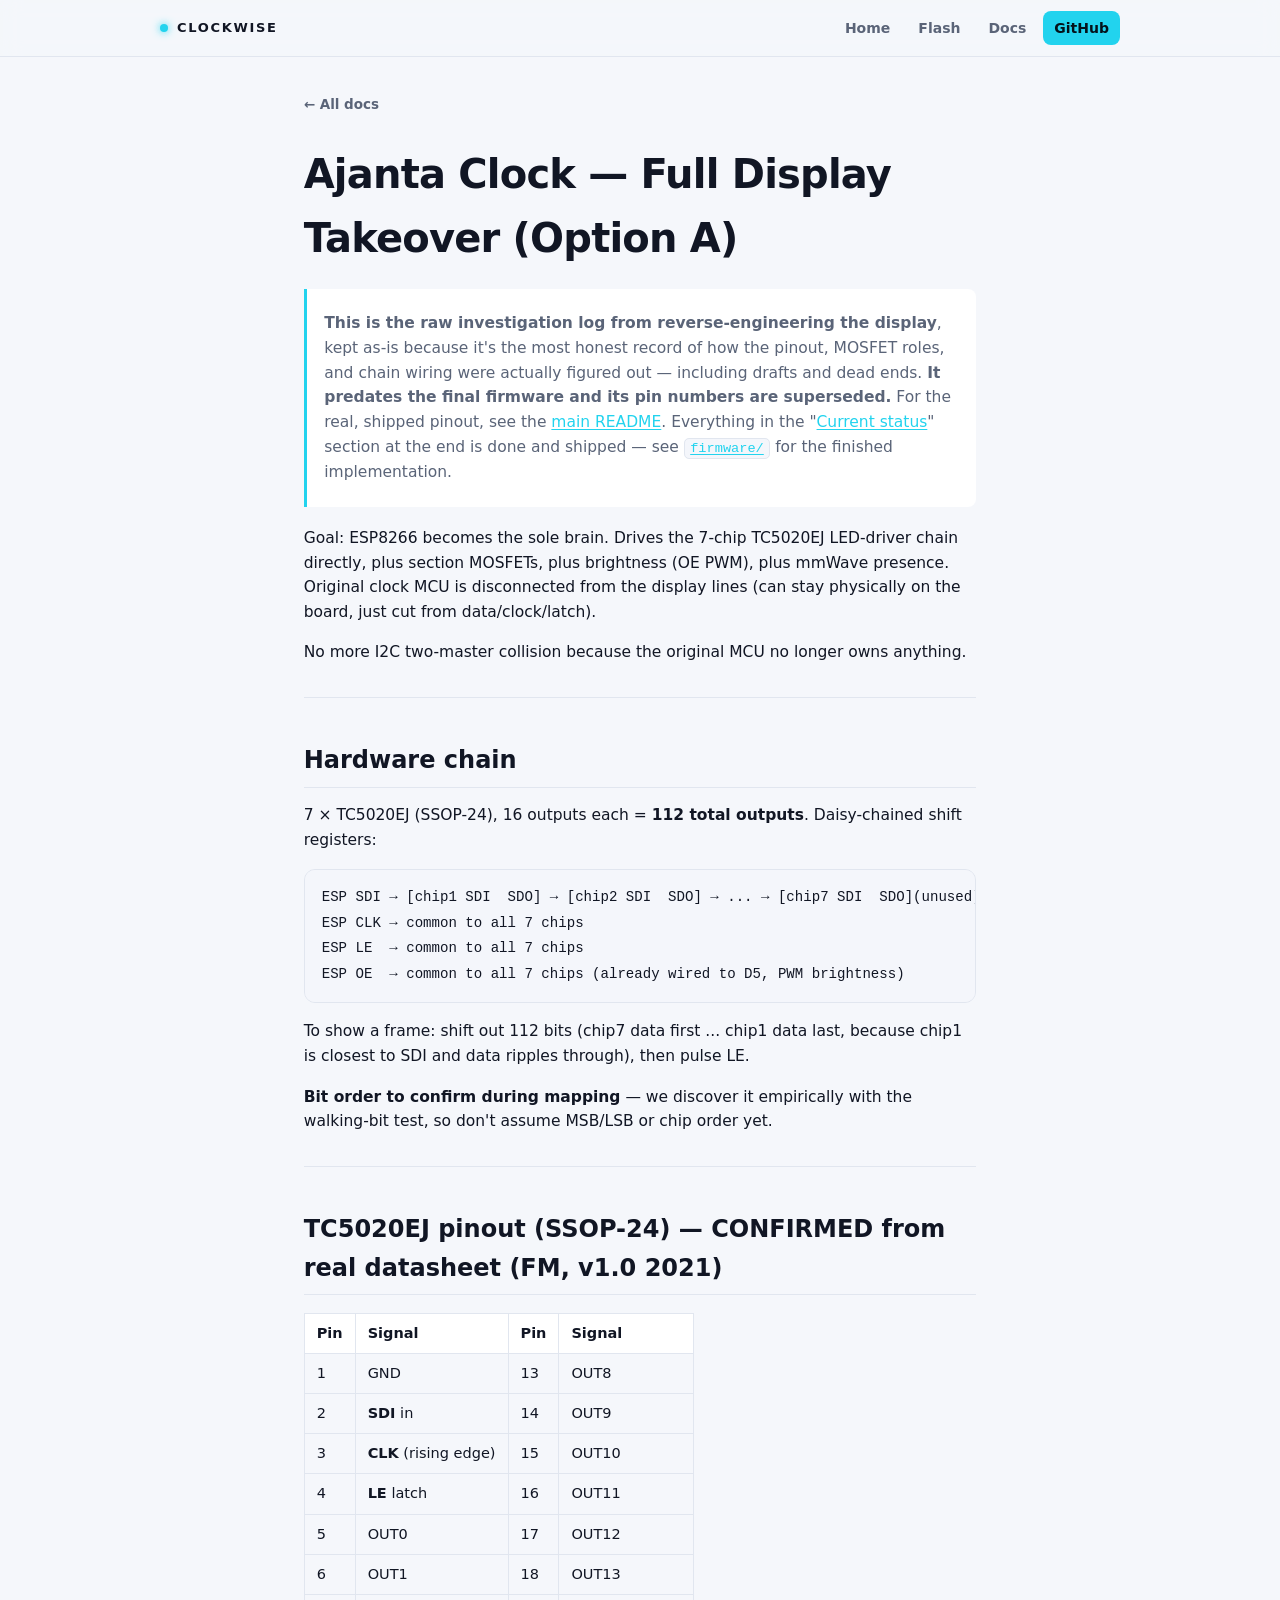
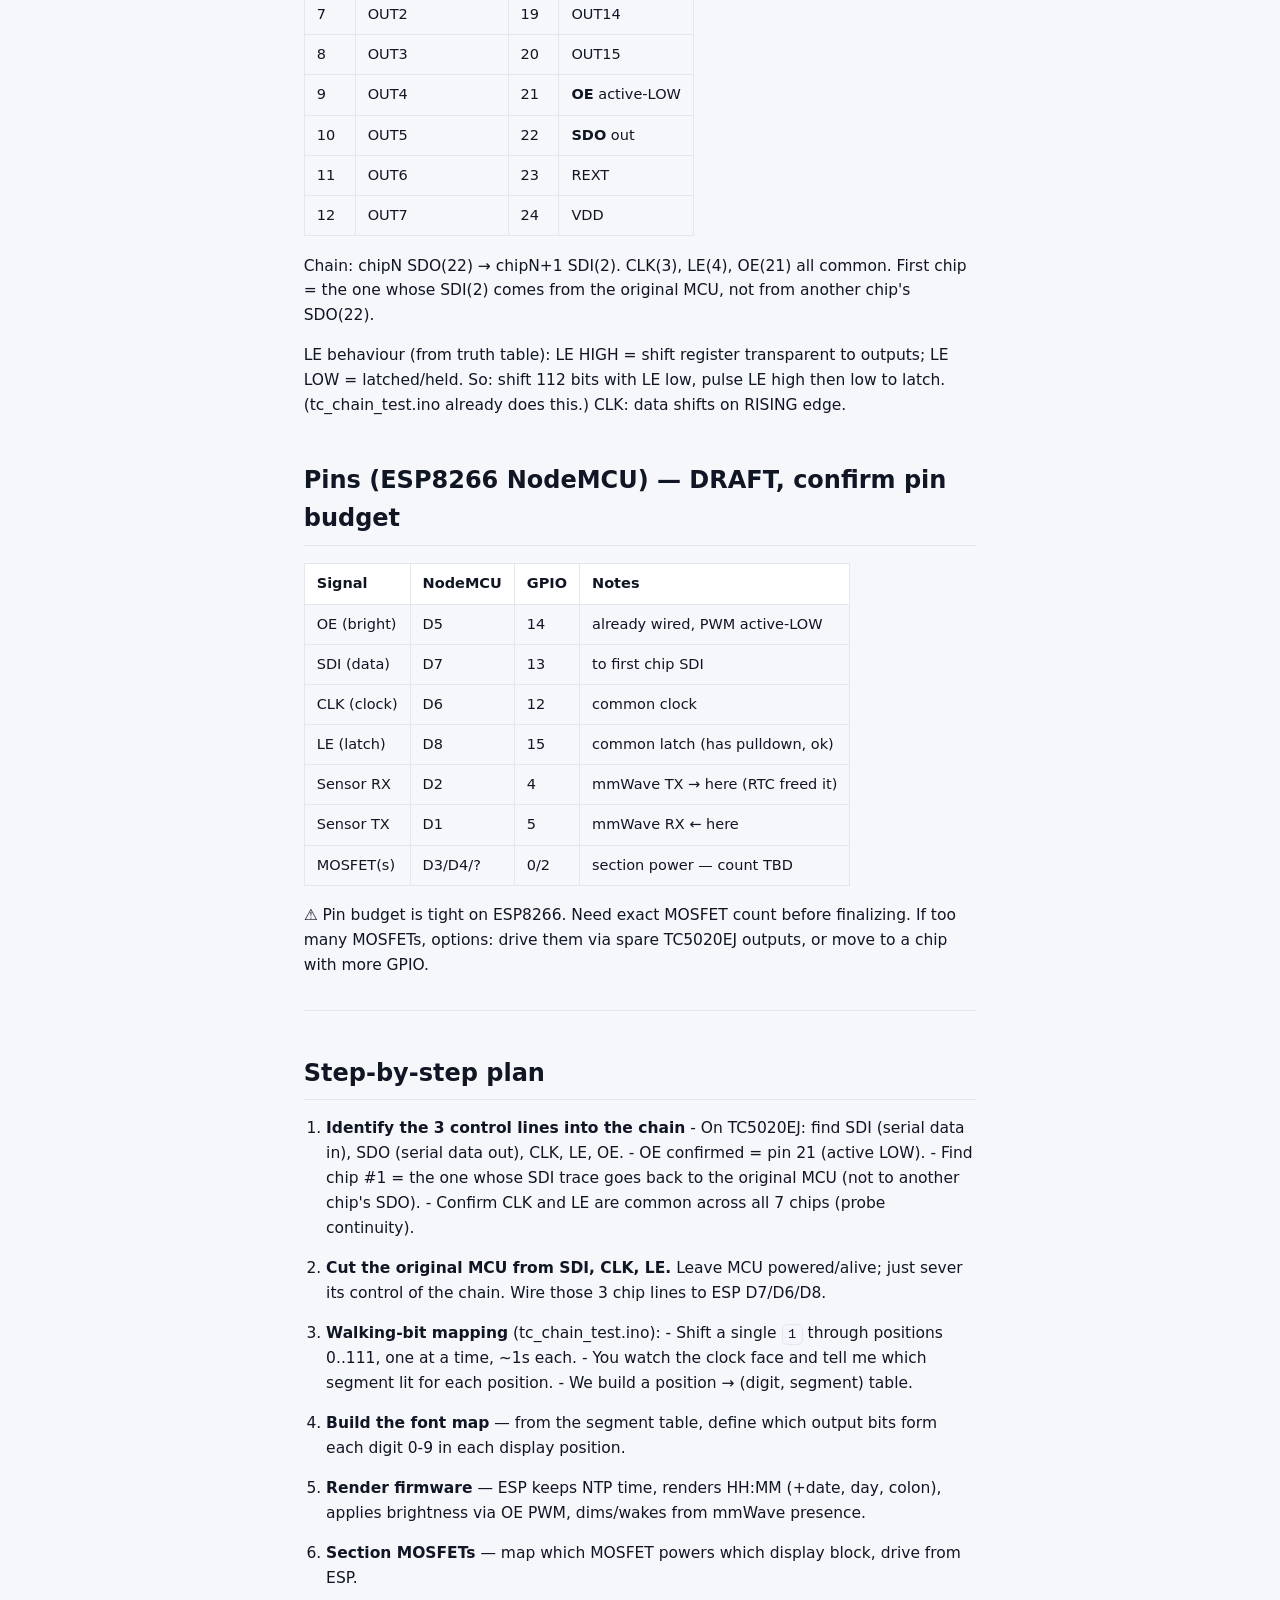
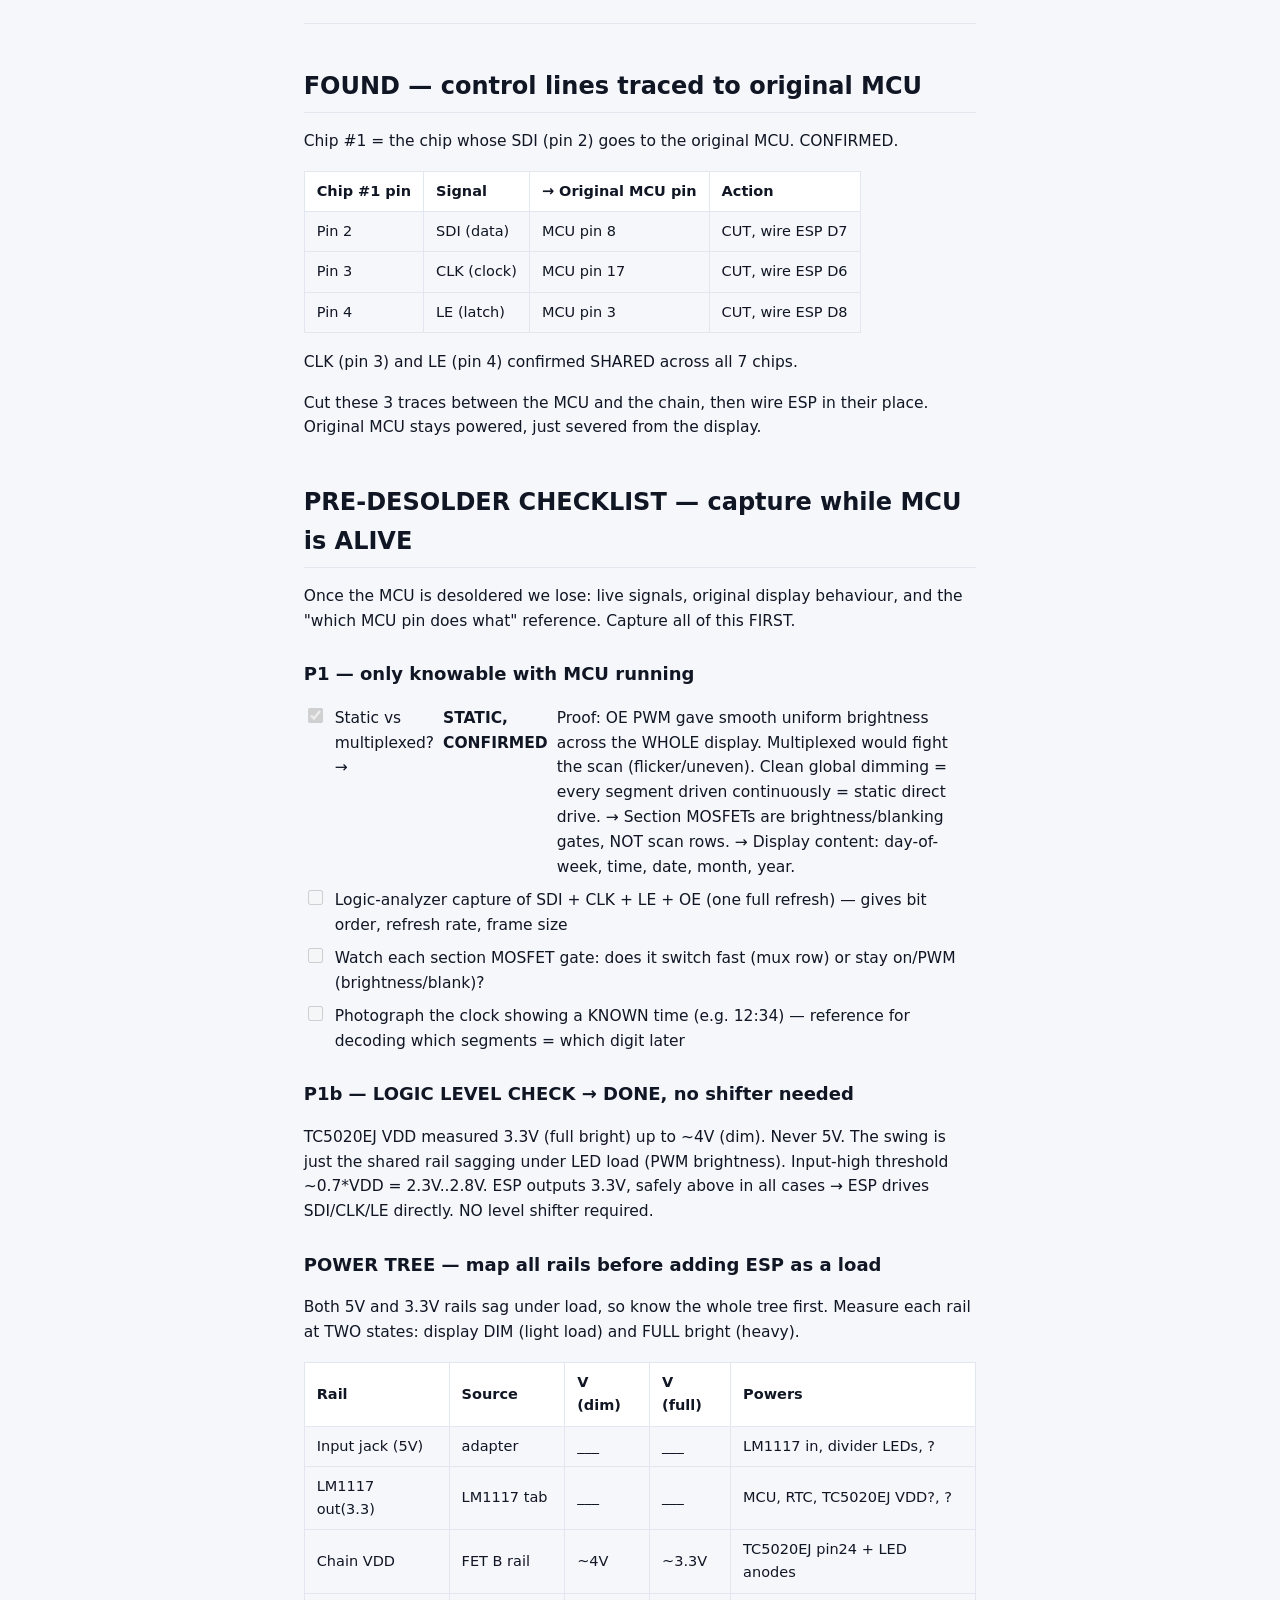
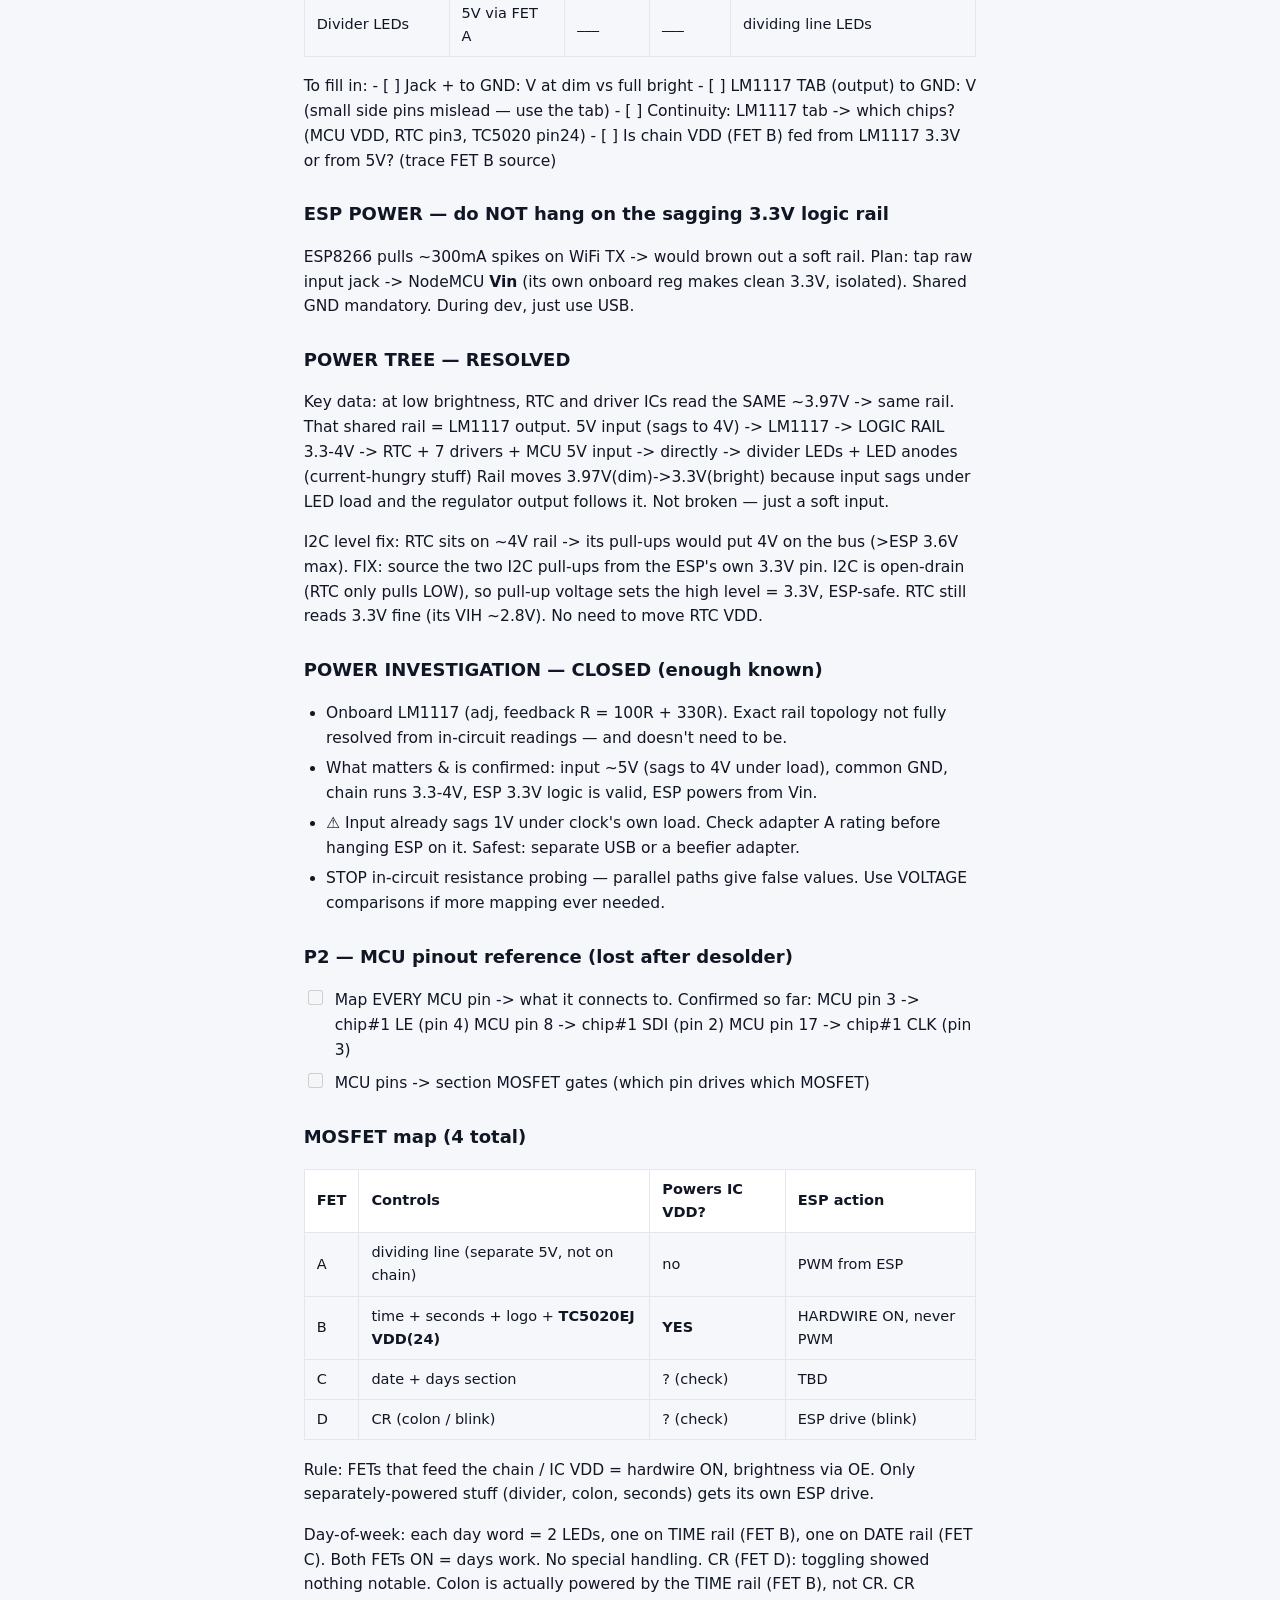
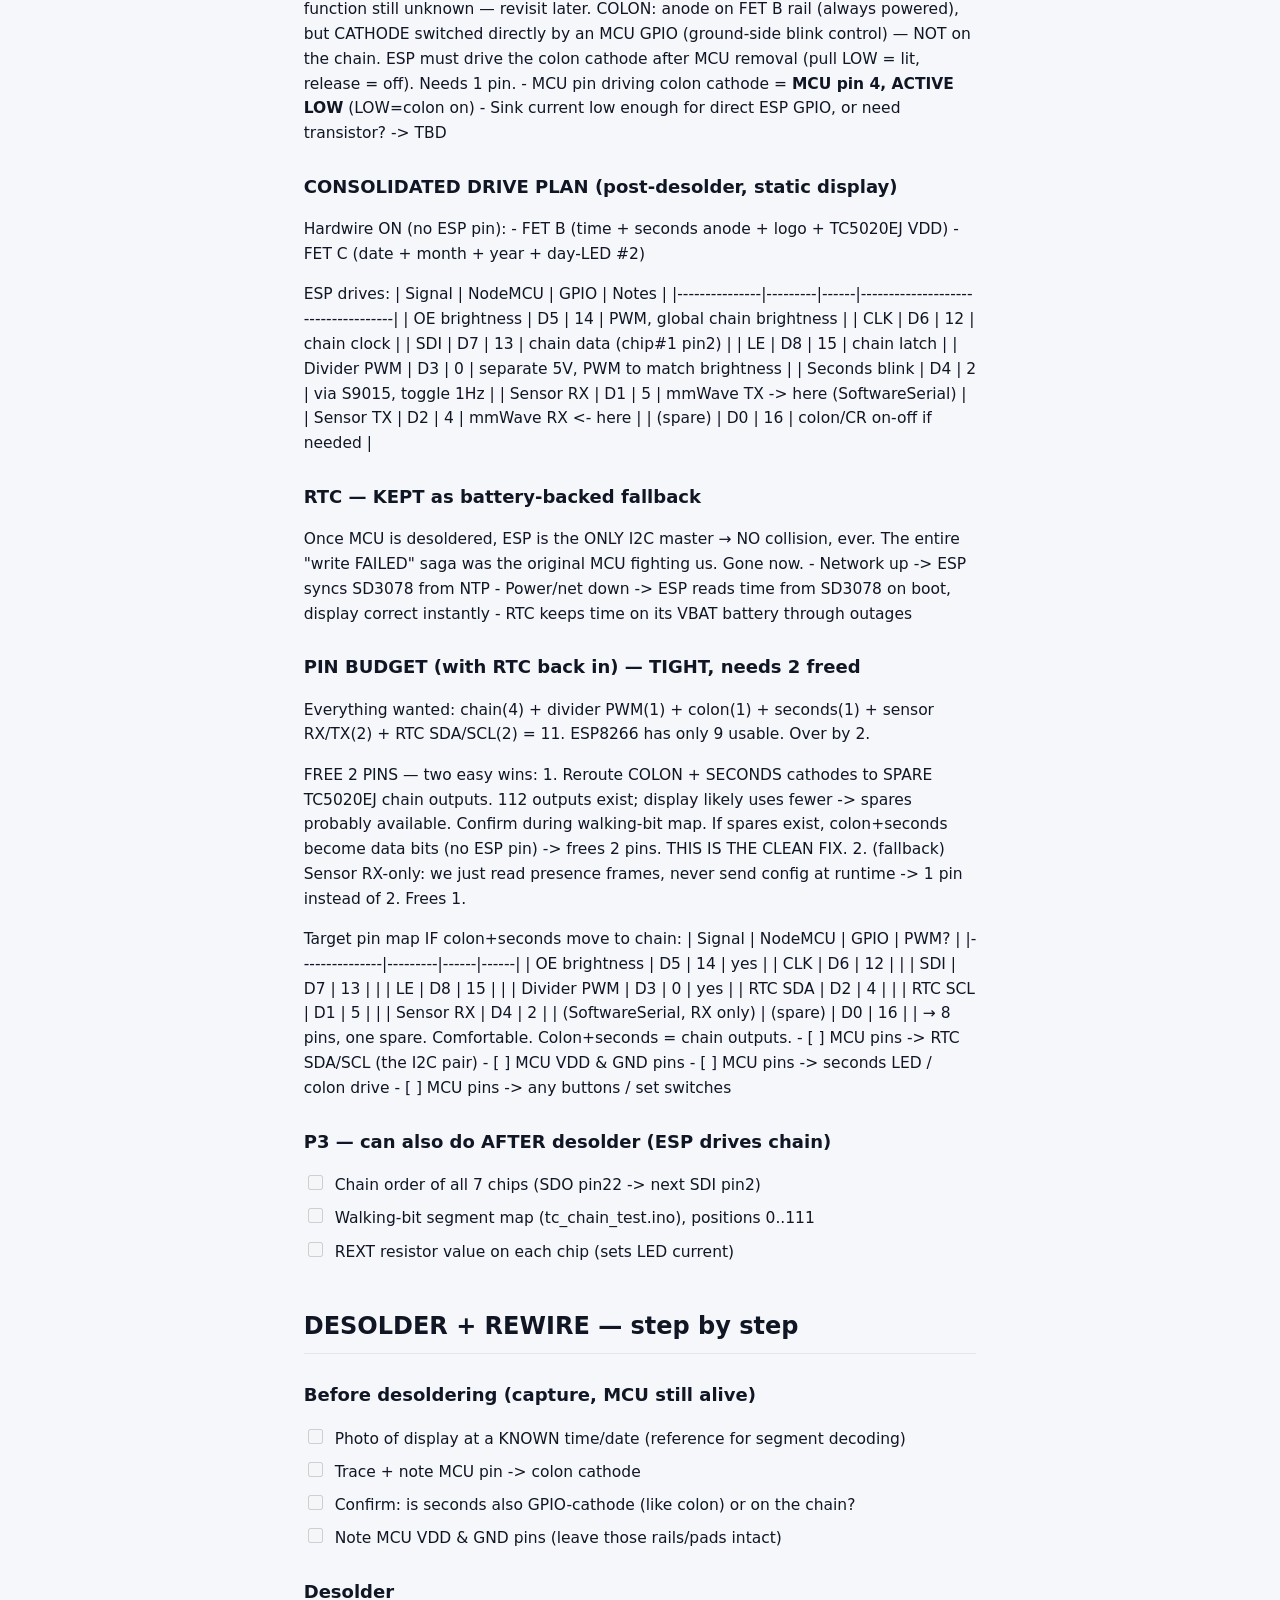
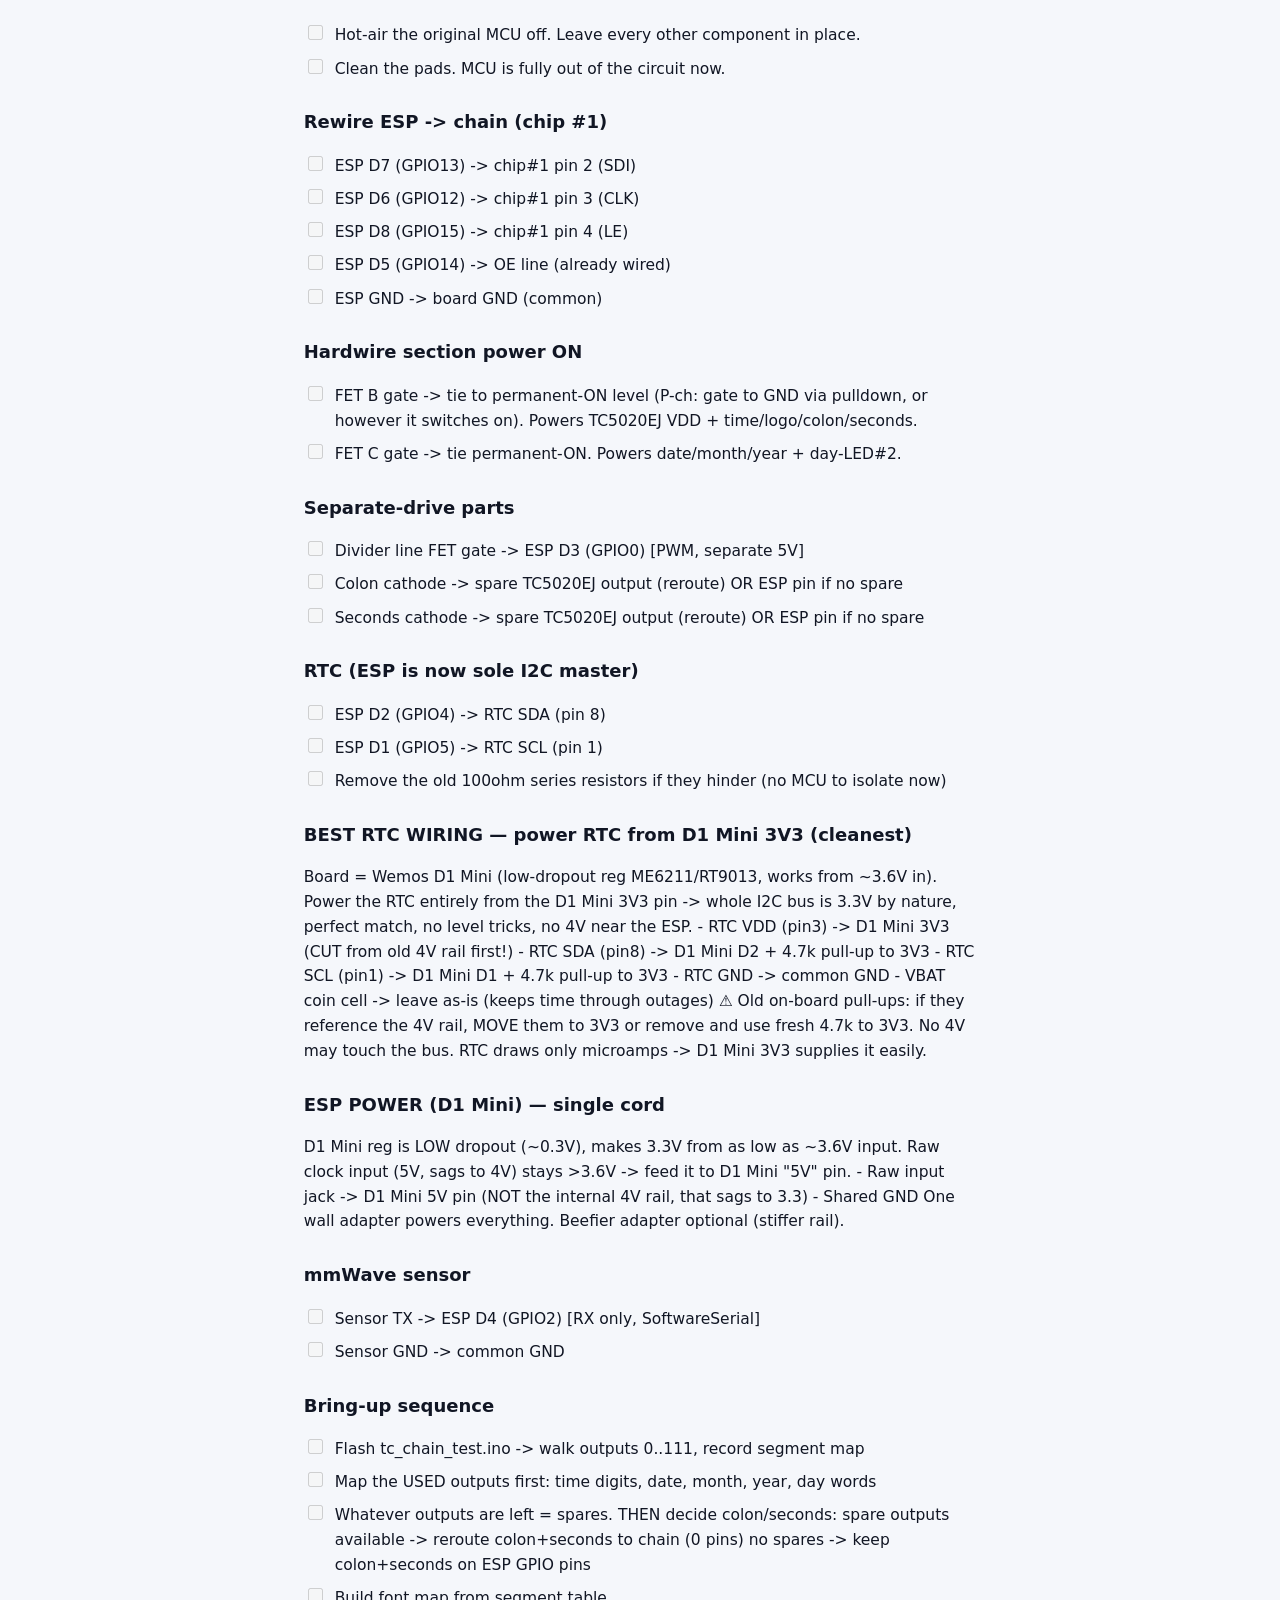
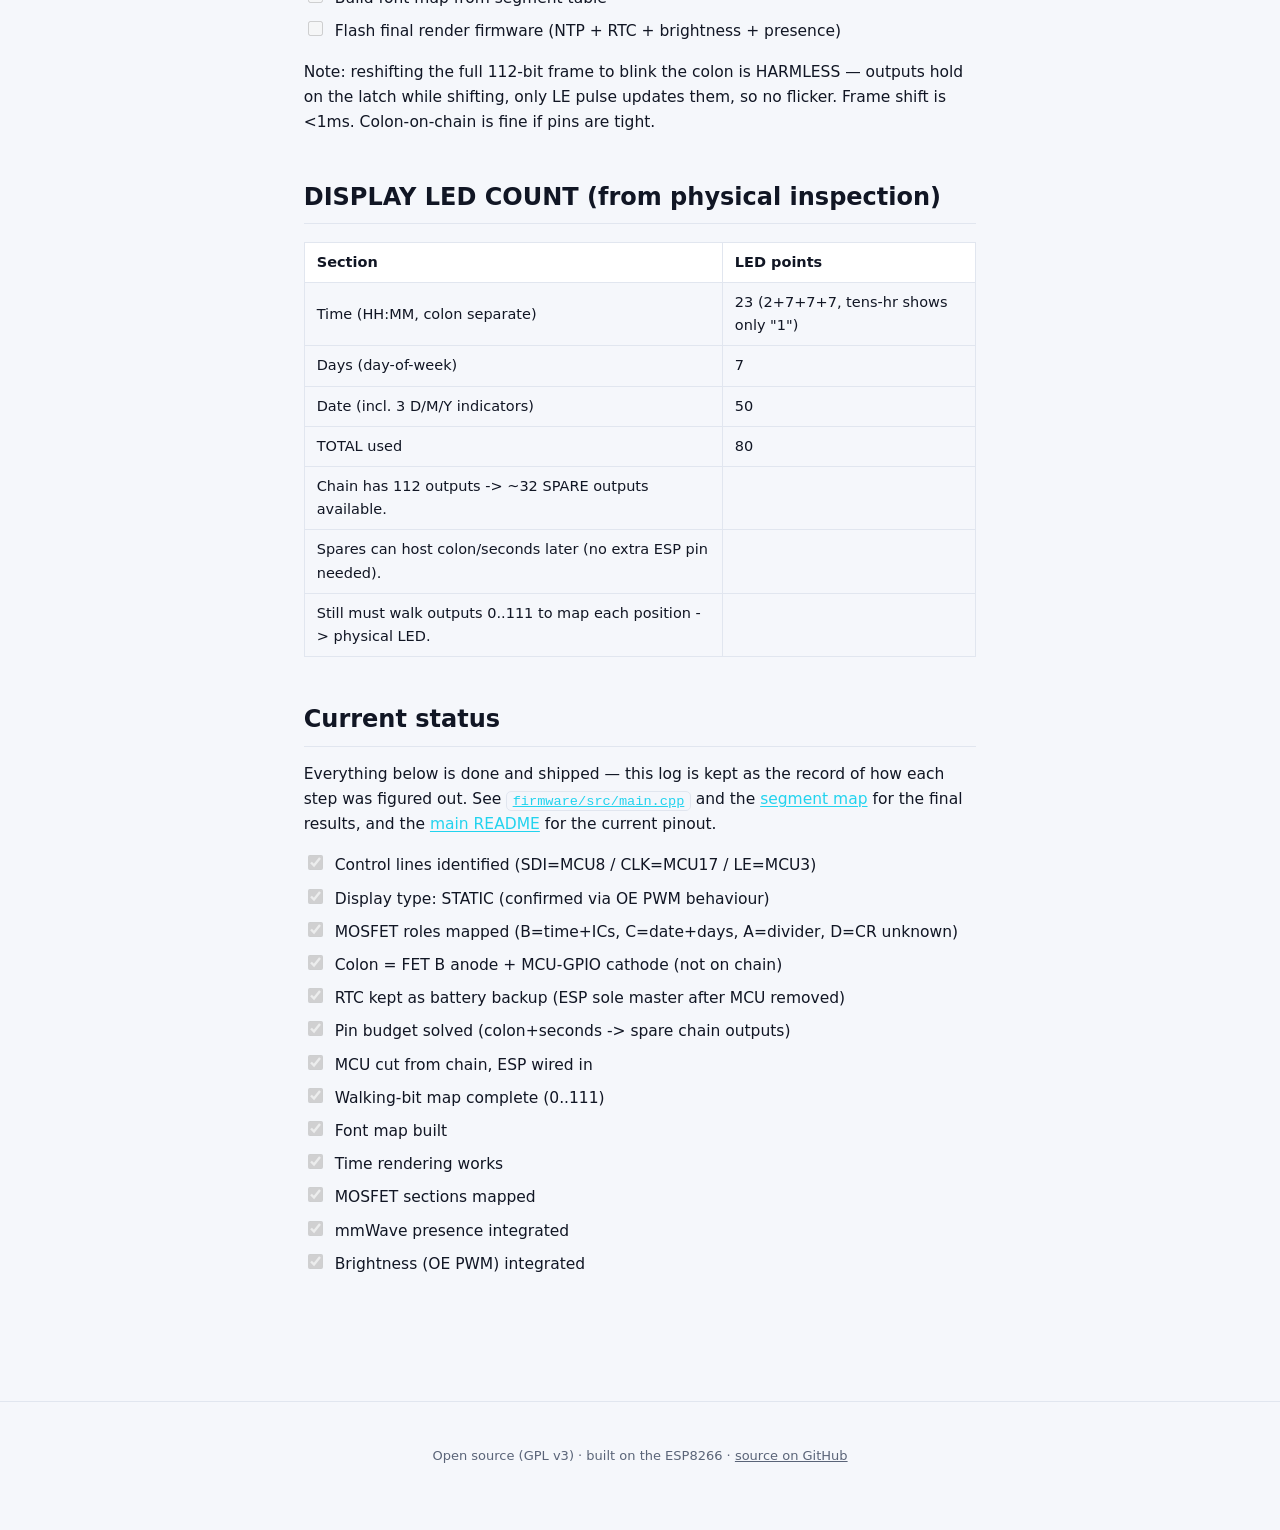
<file: docs/reverse-engineering.html>
<!doctype html>
<html lang="en">
<head>
<meta charset="utf-8">
<meta name="viewport" content="width=device-width, initial-scale=1">
<title>Reverse engineering — Clockwise</title>
<meta name="description" content="How the original display was decoded and driven.">
<link rel="stylesheet" href="assets/site.css">
</head>
<body>

<div class="nav"><div class="row">
  <a class="brand" href="index.html"><span class="dot"></span> Clockwise</a>
  <nav>
    <a href="index.html">Home</a>
    <a href="index.html#flash">Flash</a>
    <a href="docs.html">Docs</a>
    <a class="gh" href="https://github.com/g0urav2410/clockwise-smart-clock">GitHub</a>
  </nav>
</div></div>

<article class="doc">
<a class="back" href="docs.html">← All docs</a>
<h1 id="ajanta-clock-full-display-takeover-option-a">Ajanta Clock — Full Display Takeover (Option A)</h1>
<blockquote>
<p><strong>This is the raw investigation log from reverse-engineering the display</strong>,
kept as-is because it's the most honest record of how the pinout, MOSFET
roles, and chain wiring were actually figured out — including drafts and dead
ends. <strong>It predates the final firmware and its pin numbers are superseded.</strong>
For the real, shipped pinout, see the <a href="https://github.com/g0urav2410/clockwise-smart-clock#hardware">main README</a>.
Everything in the "<a href="#current-status">Current status</a>" section at the end is
done and shipped — see <a href="https://github.com/g0urav2410/clockwise-smart-clock/tree/master/firmware"><code>firmware/</code></a>
for the finished implementation.</p>
</blockquote>
<p>Goal: ESP8266 becomes the sole brain. Drives the 7-chip TC5020EJ LED-driver
chain directly, plus section MOSFETs, plus brightness (OE PWM), plus mmWave
presence. Original clock MCU is disconnected from the display lines (can stay
physically on the board, just cut from data/clock/latch).</p>
<p>No more I2C two-master collision because the original MCU no longer owns anything.</p>
<hr>
<h2 id="hardware-chain">Hardware chain</h2>
<p>7 × TC5020EJ (SSOP-24), 16 outputs each = <strong>112 total outputs</strong>.
Daisy-chained shift registers:</p>
<pre><code>ESP SDI → [chip1 SDI  SDO] → [chip2 SDI  SDO] → ... → [chip7 SDI  SDO](unused)
ESP CLK → common to all 7 chips
ESP LE  → common to all 7 chips
ESP OE  → common to all 7 chips (already wired to D5, PWM brightness)
</code></pre>
<p>To show a frame: shift out 112 bits (chip7 data first ... chip1 data last,
because chip1 is closest to SDI and data ripples through), then pulse LE.</p>
<p><strong>Bit order to confirm during mapping</strong> — we discover it empirically with the
walking-bit test, so don't assume MSB/LSB or chip order yet.</p>
<hr>
<h2 id="tc5020ej-pinout-ssop-24-confirmed-from-real-datasheet-fm-v10-2021">TC5020EJ pinout (SSOP-24) — CONFIRMED from real datasheet (FM, v1.0 2021)</h2>
<table>
<thead>
<tr>
<th>Pin</th>
<th>Signal</th>
<th>Pin</th>
<th>Signal</th>
</tr>
</thead>
<tbody>
<tr>
<td>1</td>
<td>GND</td>
<td>13</td>
<td>OUT8</td>
</tr>
<tr>
<td>2</td>
<td><strong>SDI</strong> in</td>
<td>14</td>
<td>OUT9</td>
</tr>
<tr>
<td>3</td>
<td><strong>CLK</strong> (rising edge)</td>
<td>15</td>
<td>OUT10</td>
</tr>
<tr>
<td>4</td>
<td><strong>LE</strong> latch</td>
<td>16</td>
<td>OUT11</td>
</tr>
<tr>
<td>5</td>
<td>OUT0</td>
<td>17</td>
<td>OUT12</td>
</tr>
<tr>
<td>6</td>
<td>OUT1</td>
<td>18</td>
<td>OUT13</td>
</tr>
<tr>
<td>7</td>
<td>OUT2</td>
<td>19</td>
<td>OUT14</td>
</tr>
<tr>
<td>8</td>
<td>OUT3</td>
<td>20</td>
<td>OUT15</td>
</tr>
<tr>
<td>9</td>
<td>OUT4</td>
<td>21</td>
<td><strong>OE</strong> active-LOW</td>
</tr>
<tr>
<td>10</td>
<td>OUT5</td>
<td>22</td>
<td><strong>SDO</strong> out</td>
</tr>
<tr>
<td>11</td>
<td>OUT6</td>
<td>23</td>
<td>REXT</td>
</tr>
<tr>
<td>12</td>
<td>OUT7</td>
<td>24</td>
<td>VDD</td>
</tr>
</tbody>
</table>
<p>Chain: chipN SDO(22) → chipN+1 SDI(2). CLK(3), LE(4), OE(21) all common.
First chip = the one whose SDI(2) comes from the original MCU, not from
another chip's SDO(22).</p>
<p>LE behaviour (from truth table): LE HIGH = shift register transparent to
outputs; LE LOW = latched/held. So: shift 112 bits with LE low, pulse LE
high then low to latch. (tc_chain_test.ino already does this.)
CLK: data shifts on RISING edge.</p>
<h2 id="pins-esp8266-nodemcu-draft-confirm-pin-budget">Pins (ESP8266 NodeMCU) — DRAFT, confirm pin budget</h2>
<table>
<thead>
<tr>
<th>Signal</th>
<th>NodeMCU</th>
<th>GPIO</th>
<th>Notes</th>
</tr>
</thead>
<tbody>
<tr>
<td>OE (bright)</td>
<td>D5</td>
<td>14</td>
<td>already wired, PWM active-LOW</td>
</tr>
<tr>
<td>SDI (data)</td>
<td>D7</td>
<td>13</td>
<td>to first chip SDI</td>
</tr>
<tr>
<td>CLK (clock)</td>
<td>D6</td>
<td>12</td>
<td>common clock</td>
</tr>
<tr>
<td>LE (latch)</td>
<td>D8</td>
<td>15</td>
<td>common latch (has pulldown, ok)</td>
</tr>
<tr>
<td>Sensor RX</td>
<td>D2</td>
<td>4</td>
<td>mmWave TX → here (RTC freed it)</td>
</tr>
<tr>
<td>Sensor TX</td>
<td>D1</td>
<td>5</td>
<td>mmWave RX ← here</td>
</tr>
<tr>
<td>MOSFET(s)</td>
<td>D3/D4/?</td>
<td>0/2</td>
<td>section power — count TBD</td>
</tr>
</tbody>
</table>
<p>⚠ Pin budget is tight on ESP8266. Need exact MOSFET count before finalizing.
If too many MOSFETs, options: drive them via spare TC5020EJ outputs, or move to
a chip with more GPIO.</p>
<hr>
<h2 id="step-by-step-plan">Step-by-step plan</h2>
<ol>
<li>
<p><strong>Identify the 3 control lines into the chain</strong>
   - On TC5020EJ: find SDI (serial data in), SDO (serial data out), CLK, LE, OE.
   - OE confirmed = pin 21 (active LOW).
   - Find chip #1 = the one whose SDI trace goes back to the original MCU
     (not to another chip's SDO).
   - Confirm CLK and LE are common across all 7 chips (probe continuity).</p>
</li>
<li>
<p><strong>Cut the original MCU from SDI, CLK, LE.</strong> Leave MCU powered/alive; just
   sever its control of the chain. Wire those 3 chip lines to ESP D7/D6/D8.</p>
</li>
<li>
<p><strong>Walking-bit mapping</strong> (tc_chain_test.ino):
   - Shift a single <code>1</code> through positions 0..111, one at a time, ~1s each.
   - You watch the clock face and tell me which segment lit for each position.
   - We build a position → (digit, segment) table.</p>
</li>
<li>
<p><strong>Build the font map</strong> — from the segment table, define which output bits
   form each digit 0-9 in each display position.</p>
</li>
<li>
<p><strong>Render firmware</strong> — ESP keeps NTP time, renders HH:MM (+date, day, colon),
   applies brightness via OE PWM, dims/wakes from mmWave presence.</p>
</li>
<li>
<p><strong>Section MOSFETs</strong> — map which MOSFET powers which display block, drive
   from ESP.</p>
</li>
</ol>
<hr>
<h2 id="found-control-lines-traced-to-original-mcu">FOUND — control lines traced to original MCU</h2>
<p>Chip #1 = the chip whose SDI (pin 2) goes to the original MCU. CONFIRMED.</p>
<table>
<thead>
<tr>
<th>Chip #1 pin</th>
<th>Signal</th>
<th>→ Original MCU pin</th>
<th>Action</th>
</tr>
</thead>
<tbody>
<tr>
<td>Pin 2</td>
<td>SDI (data)</td>
<td>MCU pin 8</td>
<td>CUT, wire ESP D7</td>
</tr>
<tr>
<td>Pin 3</td>
<td>CLK (clock)</td>
<td>MCU pin 17</td>
<td>CUT, wire ESP D6</td>
</tr>
<tr>
<td>Pin 4</td>
<td>LE (latch)</td>
<td>MCU pin 3</td>
<td>CUT, wire ESP D8</td>
</tr>
</tbody>
</table>
<p>CLK (pin 3) and LE (pin 4) confirmed SHARED across all 7 chips.</p>
<p>Cut these 3 traces between the MCU and the chain, then wire ESP in their place.
Original MCU stays powered, just severed from the display.</p>
<h2 id="pre-desolder-checklist-capture-while-mcu-is-alive">PRE-DESOLDER CHECKLIST — capture while MCU is ALIVE</h2>
<p>Once the MCU is desoldered we lose: live signals, original display behaviour,
and the "which MCU pin does what" reference. Capture all of this FIRST.</p>
<h3 id="p1-only-knowable-with-mcu-running">P1 — only knowable with MCU running</h3>
<ul class="tasklist">
<li class="task"><input type="checkbox" disabled checked> Static vs multiplexed? → <strong>STATIC, CONFIRMED</strong>
      Proof: OE PWM gave smooth uniform brightness across the WHOLE display.
      Multiplexed would fight the scan (flicker/uneven). Clean global dimming
      = every segment driven continuously = static direct drive.
      → Section MOSFETs are brightness/blanking gates, NOT scan rows.
      → Display content: day-of-week, time, date, month, year.</li>
<li class="task"><input type="checkbox" disabled> Logic-analyzer capture of SDI + CLK + LE + OE (one full refresh) — gives
      bit order, refresh rate, frame size</li>
<li class="task"><input type="checkbox" disabled> Watch each section MOSFET gate: does it switch fast (mux row) or stay
      on/PWM (brightness/blank)?</li>
<li class="task"><input type="checkbox" disabled> Photograph the clock showing a KNOWN time (e.g. 12:34) — reference for
      decoding which segments = which digit later</li>
</ul>
<h3 id="p1b-logic-level-check-done-no-shifter-needed">P1b — LOGIC LEVEL CHECK → DONE, no shifter needed</h3>
<p>TC5020EJ VDD measured 3.3V (full bright) up to ~4V (dim). Never 5V.
The swing is just the shared rail sagging under LED load (PWM brightness).
Input-high threshold ~0.7*VDD = 2.3V..2.8V. ESP outputs 3.3V, safely above
in all cases → ESP drives SDI/CLK/LE directly. NO level shifter required.</p>
<h3 id="power-tree-map-all-rails-before-adding-esp-as-a-load">POWER TREE — map all rails before adding ESP as a load</h3>
<p>Both 5V and 3.3V rails sag under load, so know the whole tree first.
Measure each rail at TWO states: display DIM (light load) and FULL bright (heavy).</p>
<table>
<thead>
<tr>
<th>Rail</th>
<th>Source</th>
<th>V (dim)</th>
<th>V (full)</th>
<th>Powers</th>
</tr>
</thead>
<tbody>
<tr>
<td>Input jack (5V)</td>
<td>adapter</td>
<td>___</td>
<td>___</td>
<td>LM1117 in, divider LEDs, ?</td>
</tr>
<tr>
<td>LM1117 out(3.3)</td>
<td>LM1117 tab</td>
<td>___</td>
<td>___</td>
<td>MCU, RTC, TC5020EJ VDD?, ?</td>
</tr>
<tr>
<td>Chain VDD</td>
<td>FET B rail</td>
<td>~4V</td>
<td>~3.3V</td>
<td>TC5020EJ pin24 + LED anodes</td>
</tr>
<tr>
<td>Divider LEDs</td>
<td>5V via FET A</td>
<td>___</td>
<td>___</td>
<td>dividing line LEDs</td>
</tr>
</tbody>
</table>
<p>To fill in:
- [ ] Jack + to GND: V at dim vs full bright
- [ ] LM1117 TAB (output) to GND: V  (small side pins mislead — use the tab)
- [ ] Continuity: LM1117 tab -&gt; which chips? (MCU VDD, RTC pin3, TC5020 pin24)
- [ ] Is chain VDD (FET B) fed from LM1117 3.3V or from 5V? (trace FET B source)</p>
<h3 id="esp-power-do-not-hang-on-the-sagging-33v-logic-rail">ESP POWER — do NOT hang on the sagging 3.3V logic rail</h3>
<p>ESP8266 pulls ~300mA spikes on WiFi TX -&gt; would brown out a soft rail.
Plan: tap raw input jack -&gt; NodeMCU <strong>Vin</strong> (its own onboard reg makes clean
3.3V, isolated). Shared GND mandatory. During dev, just use USB.</p>
<h3 id="power-tree-resolved">POWER TREE — RESOLVED</h3>
<p>Key data: at low brightness, RTC and driver ICs read the SAME ~3.97V -&gt; same rail.
That shared rail = LM1117 output.
  5V input (sags to 4V) -&gt; LM1117 -&gt; LOGIC RAIL 3.3-4V -&gt; RTC + 7 drivers + MCU
  5V input -&gt; directly -&gt; divider LEDs + LED anodes (current-hungry stuff)
Rail moves 3.97V(dim)-&gt;3.3V(bright) because input sags under LED load and the
regulator output follows it. Not broken — just a soft input.</p>
<p>I2C level fix: RTC sits on ~4V rail -&gt; its pull-ups would put 4V on the bus
(&gt;ESP 3.6V max). FIX: source the two I2C pull-ups from the ESP's own 3.3V pin.
I2C is open-drain (RTC only pulls LOW), so pull-up voltage sets the high level
= 3.3V, ESP-safe. RTC still reads 3.3V fine (its VIH ~2.8V). No need to move
RTC VDD.</p>
<h3 id="power-investigation-closed-enough-known">POWER INVESTIGATION — CLOSED (enough known)</h3>
<ul>
<li>Onboard LM1117 (adj, feedback R = 100R + 330R). Exact rail topology not
  fully resolved from in-circuit readings — and doesn't need to be.</li>
<li>What matters &amp; is confirmed: input ~5V (sags to 4V under load), common GND,
  chain runs 3.3-4V, ESP 3.3V logic is valid, ESP powers from Vin.</li>
<li>⚠ Input already sags 1V under clock's own load. Check adapter A rating before
  hanging ESP on it. Safest: separate USB or a beefier adapter.</li>
<li>STOP in-circuit resistance probing — parallel paths give false values.
  Use VOLTAGE comparisons if more mapping ever needed.</li>
</ul>
<h3 id="p2-mcu-pinout-reference-lost-after-desolder">P2 — MCU pinout reference (lost after desolder)</h3>
<ul class="tasklist">
<li class="task"><input type="checkbox" disabled> Map EVERY MCU pin -&gt; what it connects to. Confirmed so far:
        MCU pin 3  -&gt; chip#1 LE  (pin 4)
        MCU pin 8  -&gt; chip#1 SDI (pin 2)
        MCU pin 17 -&gt; chip#1 CLK (pin 3)</li>
<li class="task"><input type="checkbox" disabled> MCU pins -&gt; section MOSFET gates (which pin drives which MOSFET)</li>
</ul>
<h3 id="mosfet-map-4-total">MOSFET map (4 total)</h3>
<table>
<thead>
<tr>
<th>FET</th>
<th>Controls</th>
<th>Powers IC VDD?</th>
<th>ESP action</th>
</tr>
</thead>
<tbody>
<tr>
<td>A</td>
<td>dividing line (separate 5V, not on chain)</td>
<td>no</td>
<td>PWM from ESP</td>
</tr>
<tr>
<td>B</td>
<td>time + seconds + logo + <strong>TC5020EJ VDD(24)</strong></td>
<td><strong>YES</strong></td>
<td>HARDWIRE ON, never PWM</td>
</tr>
<tr>
<td>C</td>
<td>date + days section</td>
<td>? (check)</td>
<td>TBD</td>
</tr>
<tr>
<td>D</td>
<td>CR (colon / blink)</td>
<td>? (check)</td>
<td>ESP drive (blink)</td>
</tr>
</tbody>
</table>
<p>Rule: FETs that feed the chain / IC VDD = hardwire ON, brightness via OE.
Only separately-powered stuff (divider, colon, seconds) gets its own ESP drive.</p>
<p>Day-of-week: each day word = 2 LEDs, one on TIME rail (FET B), one on DATE
rail (FET C). Both FETs ON = days work. No special handling.
CR (FET D): toggling showed nothing notable. Colon is actually powered by the
TIME rail (FET B), not CR. CR function still unknown — revisit later.
COLON: anode on FET B rail (always powered), but CATHODE switched directly by
an MCU GPIO (ground-side blink control) — NOT on the chain. ESP must drive the
colon cathode after MCU removal (pull LOW = lit, release = off). Needs 1 pin.
  - MCU pin driving colon cathode = <strong>MCU pin 4, ACTIVE LOW</strong> (LOW=colon on)
  - Sink current low enough for direct ESP GPIO, or need transistor? -&gt; TBD</p>
<h3 id="consolidated-drive-plan-post-desolder-static-display">CONSOLIDATED DRIVE PLAN (post-desolder, static display)</h3>
<p>Hardwire ON (no ESP pin):
  - FET B (time + seconds anode + logo + TC5020EJ VDD)
  - FET C (date + month + year + day-LED #2)</p>
<p>ESP drives:
  | Signal        | NodeMCU | GPIO | Notes                              |
  |---------------|---------|------|------------------------------------|
  | OE brightness | D5      | 14   | PWM, global chain brightness       |
  | CLK           | D6      | 12   | chain clock                        |
  | SDI           | D7      | 13   | chain data (chip#1 pin2)           |
  | LE            | D8      | 15   | chain latch                        |
  | Divider PWM   | D3      | 0    | separate 5V, PWM to match brightness |
  | Seconds blink | D4      | 2    | via S9015, toggle 1Hz              |
  | Sensor RX     | D1      | 5    | mmWave TX -&gt; here (SoftwareSerial) |
  | Sensor TX     | D2      | 4    | mmWave RX &lt;- here                  |
  | (spare)       | D0      | 16   | colon/CR on-off if needed          |</p>
<h3 id="rtc-kept-as-battery-backed-fallback">RTC — KEPT as battery-backed fallback</h3>
<p>Once MCU is desoldered, ESP is the ONLY I2C master → NO collision, ever.
The entire "write FAILED" saga was the original MCU fighting us. Gone now.
  - Network up  -&gt; ESP syncs SD3078 from NTP
  - Power/net down -&gt; ESP reads time from SD3078 on boot, display correct instantly
  - RTC keeps time on its VBAT battery through outages</p>
<h3 id="pin-budget-with-rtc-back-in-tight-needs-2-freed">PIN BUDGET (with RTC back in) — TIGHT, needs 2 freed</h3>
<p>Everything wanted: chain(4) + divider PWM(1) + colon(1) + seconds(1) +
sensor RX/TX(2) + RTC SDA/SCL(2) = 11. ESP8266 has only 9 usable. Over by 2.</p>
<p>FREE 2 PINS — two easy wins:
  1. Reroute COLON + SECONDS cathodes to SPARE TC5020EJ chain outputs.
     112 outputs exist; display likely uses fewer -&gt; spares probably available.
     Confirm during walking-bit map. If spares exist, colon+seconds become
     data bits (no ESP pin) -&gt; frees 2 pins. THIS IS THE CLEAN FIX.
  2. (fallback) Sensor RX-only: we just read presence frames, never send config
     at runtime -&gt; 1 pin instead of 2. Frees 1.</p>
<p>Target pin map IF colon+seconds move to chain:
  | Signal        | NodeMCU | GPIO | PWM? |
  |---------------|---------|------|------|
  | OE brightness | D5      | 14   | yes  |
  | CLK           | D6      | 12   |      |
  | SDI           | D7      | 13   |      |
  | LE            | D8      | 15   |      |
  | Divider PWM   | D3      | 0    | yes  |
  | RTC SDA       | D2      | 4    |      |
  | RTC SCL       | D1      | 5    |      |
  | Sensor RX     | D4      | 2    |      | (SoftwareSerial, RX only)
  | (spare)       | D0      | 16   |      |
  → 8 pins, one spare. Comfortable. Colon+seconds = chain outputs.
- [ ] MCU pins -&gt; RTC SDA/SCL (the I2C pair)
- [ ] MCU VDD &amp; GND pins
- [ ] MCU pins -&gt; seconds LED / colon drive
- [ ] MCU pins -&gt; any buttons / set switches</p>
<h3 id="p3-can-also-do-after-desolder-esp-drives-chain">P3 — can also do AFTER desolder (ESP drives chain)</h3>
<ul class="tasklist">
<li class="task"><input type="checkbox" disabled> Chain order of all 7 chips (SDO pin22 -&gt; next SDI pin2)</li>
<li class="task"><input type="checkbox" disabled> Walking-bit segment map (tc_chain_test.ino), positions 0..111</li>
<li class="task"><input type="checkbox" disabled> REXT resistor value on each chip (sets LED current)</li>
</ul>
<h2 id="desolder-rewire-step-by-step">DESOLDER + REWIRE — step by step</h2>
<h3 id="before-desoldering-capture-mcu-still-alive">Before desoldering (capture, MCU still alive)</h3>
<ul class="tasklist">
<li class="task"><input type="checkbox" disabled> Photo of display at a KNOWN time/date (reference for segment decoding)</li>
<li class="task"><input type="checkbox" disabled> Trace + note MCU pin -&gt; colon cathode</li>
<li class="task"><input type="checkbox" disabled> Confirm: is seconds also GPIO-cathode (like colon) or on the chain?</li>
<li class="task"><input type="checkbox" disabled> Note MCU VDD &amp; GND pins (leave those rails/pads intact)</li>
</ul>
<h3 id="desolder">Desolder</h3>
<ul class="tasklist">
<li class="task"><input type="checkbox" disabled> Hot-air the original MCU off. Leave every other component in place.</li>
<li class="task"><input type="checkbox" disabled> Clean the pads. MCU is fully out of the circuit now.</li>
</ul>
<h3 id="rewire-esp-chain-chip-1">Rewire ESP -&gt; chain (chip #1)</h3>
<ul class="tasklist">
<li class="task"><input type="checkbox" disabled> ESP D7 (GPIO13) -&gt; chip#1 pin 2  (SDI)</li>
<li class="task"><input type="checkbox" disabled> ESP D6 (GPIO12) -&gt; chip#1 pin 3  (CLK)</li>
<li class="task"><input type="checkbox" disabled> ESP D8 (GPIO15) -&gt; chip#1 pin 4  (LE)</li>
<li class="task"><input type="checkbox" disabled> ESP D5 (GPIO14) -&gt; OE line        (already wired)</li>
<li class="task"><input type="checkbox" disabled> ESP GND         -&gt; board GND       (common)</li>
</ul>
<h3 id="hardwire-section-power-on">Hardwire section power ON</h3>
<ul class="tasklist">
<li class="task"><input type="checkbox" disabled> FET B gate -&gt; tie to permanent-ON level (P-ch: gate to GND via pulldown,
      or however it switches on). Powers TC5020EJ VDD + time/logo/colon/seconds.</li>
<li class="task"><input type="checkbox" disabled> FET C gate -&gt; tie permanent-ON. Powers date/month/year + day-LED#2.</li>
</ul>
<h3 id="separate-drive-parts">Separate-drive parts</h3>
<ul class="tasklist">
<li class="task"><input type="checkbox" disabled> Divider line FET gate -&gt; ESP D3 (GPIO0)   [PWM, separate 5V]</li>
<li class="task"><input type="checkbox" disabled> Colon cathode   -&gt; spare TC5020EJ output (reroute) OR ESP pin if no spare</li>
<li class="task"><input type="checkbox" disabled> Seconds cathode -&gt; spare TC5020EJ output (reroute) OR ESP pin if no spare</li>
</ul>
<h3 id="rtc-esp-is-now-sole-i2c-master">RTC (ESP is now sole I2C master)</h3>
<ul class="tasklist">
<li class="task"><input type="checkbox" disabled> ESP D2 (GPIO4) -&gt; RTC SDA (pin 8)</li>
<li class="task"><input type="checkbox" disabled> ESP D1 (GPIO5) -&gt; RTC SCL (pin 1)</li>
<li class="task"><input type="checkbox" disabled> Remove the old 100ohm series resistors if they hinder (no MCU to isolate now)</li>
</ul>
<h3 id="best-rtc-wiring-power-rtc-from-d1-mini-3v3-cleanest">BEST RTC WIRING — power RTC from D1 Mini 3V3 (cleanest)</h3>
<p>Board = Wemos D1 Mini (low-dropout reg ME6211/RT9013, works from ~3.6V in).
Power the RTC entirely from the D1 Mini 3V3 pin -&gt; whole I2C bus is 3.3V by
nature, perfect match, no level tricks, no 4V near the ESP.
  - RTC VDD (pin3) -&gt; D1 Mini 3V3   (CUT from old 4V rail first!)
  - RTC SDA (pin8) -&gt; D1 Mini D2 + 4.7k pull-up to 3V3
  - RTC SCL (pin1) -&gt; D1 Mini D1 + 4.7k pull-up to 3V3
  - RTC GND -&gt; common GND
  - VBAT coin cell -&gt; leave as-is (keeps time through outages)
  ⚠ Old on-board pull-ups: if they reference the 4V rail, MOVE them to 3V3 or
    remove and use fresh 4.7k to 3V3. No 4V may touch the bus.
  RTC draws only microamps -&gt; D1 Mini 3V3 supplies it easily.</p>
<h3 id="esp-power-d1-mini-single-cord">ESP POWER (D1 Mini) — single cord</h3>
<p>D1 Mini reg is LOW dropout (~0.3V), makes 3.3V from as low as ~3.6V input.
Raw clock input (5V, sags to 4V) stays &gt;3.6V -&gt; feed it to D1 Mini "5V" pin.
  - Raw input jack -&gt; D1 Mini 5V pin (NOT the internal 4V rail, that sags to 3.3)
  - Shared GND
  One wall adapter powers everything. Beefier adapter optional (stiffer rail).</p>
<h3 id="mmwave-sensor">mmWave sensor</h3>
<ul class="tasklist">
<li class="task"><input type="checkbox" disabled> Sensor TX -&gt; ESP D4 (GPIO2)  [RX only, SoftwareSerial]</li>
<li class="task"><input type="checkbox" disabled> Sensor GND -&gt; common GND</li>
</ul>
<h3 id="bring-up-sequence">Bring-up sequence</h3>
<ul class="tasklist">
<li class="task"><input type="checkbox" disabled> Flash tc_chain_test.ino -&gt; walk outputs 0..111, record segment map</li>
<li class="task"><input type="checkbox" disabled> Map the USED outputs first: time digits, date, month, year, day words</li>
<li class="task"><input type="checkbox" disabled> Whatever outputs are left = spares. THEN decide colon/seconds:
        spare outputs available -&gt; reroute colon+seconds to chain (0 pins)
        no spares               -&gt; keep colon+seconds on ESP GPIO pins</li>
<li class="task"><input type="checkbox" disabled> Build font map from segment table</li>
<li class="task"><input type="checkbox" disabled> Flash final render firmware (NTP + RTC + brightness + presence)</li>
</ul>
<p>Note: reshifting the full 112-bit frame to blink the colon is HARMLESS —
outputs hold on the latch while shifting, only LE pulse updates them, so no
flicker. Frame shift is &lt;1ms. Colon-on-chain is fine if pins are tight.</p>
<h2 id="display-led-count-from-physical-inspection">DISPLAY LED COUNT (from physical inspection)</h2>
<table>
<thead>
<tr>
<th>Section</th>
<th>LED points</th>
</tr>
</thead>
<tbody>
<tr>
<td>Time (HH:MM, colon separate)</td>
<td>23 (2+7+7+7, tens-hr shows only "1")</td>
</tr>
<tr>
<td>Days (day-of-week)</td>
<td>7</td>
</tr>
<tr>
<td>Date (incl. 3 D/M/Y indicators)</td>
<td>50</td>
</tr>
<tr>
<td>TOTAL used</td>
<td>80</td>
</tr>
<tr>
<td>Chain has 112 outputs -&gt; ~32 SPARE outputs available.</td>
<td></td>
</tr>
<tr>
<td>Spares can host colon/seconds later (no extra ESP pin needed).</td>
<td></td>
</tr>
<tr>
<td>Still must walk outputs 0..111 to map each position -&gt; physical LED.</td>
<td></td>
</tr>
</tbody>
</table>
<h2 id="current-status">Current status</h2>
<p>Everything below is done and shipped — this log is kept as the record of how
each step was figured out. See <a href="https://github.com/g0urav2410/clockwise-smart-clock/blob/master/firmware/src/main.cpp"><code>firmware/src/main.cpp</code></a>
and the <a href="https://g0urav2410.github.io/clockwise-smart-clock/segment-map.html">segment map</a>
for the final results, and the <a href="https://github.com/g0urav2410/clockwise-smart-clock">main README</a>
for the current pinout.</p>
<ul class="tasklist">
<li class="task"><input type="checkbox" disabled checked> Control lines identified (SDI=MCU8 / CLK=MCU17 / LE=MCU3)</li>
<li class="task"><input type="checkbox" disabled checked> Display type: STATIC (confirmed via OE PWM behaviour)</li>
<li class="task"><input type="checkbox" disabled checked> MOSFET roles mapped (B=time+ICs, C=date+days, A=divider, D=CR unknown)</li>
<li class="task"><input type="checkbox" disabled checked> Colon = FET B anode + MCU-GPIO cathode (not on chain)</li>
<li class="task"><input type="checkbox" disabled checked> RTC kept as battery backup (ESP sole master after MCU removed)</li>
<li class="task"><input type="checkbox" disabled checked> Pin budget solved (colon+seconds -&gt; spare chain outputs)</li>
<li class="task"><input type="checkbox" disabled checked> MCU cut from chain, ESP wired in</li>
<li class="task"><input type="checkbox" disabled checked> Walking-bit map complete (0..111)</li>
<li class="task"><input type="checkbox" disabled checked> Font map built</li>
<li class="task"><input type="checkbox" disabled checked> Time rendering works</li>
<li class="task"><input type="checkbox" disabled checked> MOSFET sections mapped</li>
<li class="task"><input type="checkbox" disabled checked> mmWave presence integrated</li>
<li class="task"><input type="checkbox" disabled checked> Brightness (OE PWM) integrated</li>
</ul>
</article>

<footer class="site">Open source (GPL v3) · built on the ESP8266 ·
<a href="https://github.com/g0urav2410/clockwise-smart-clock">source on GitHub</a></footer>

</body>
</html>
</file>
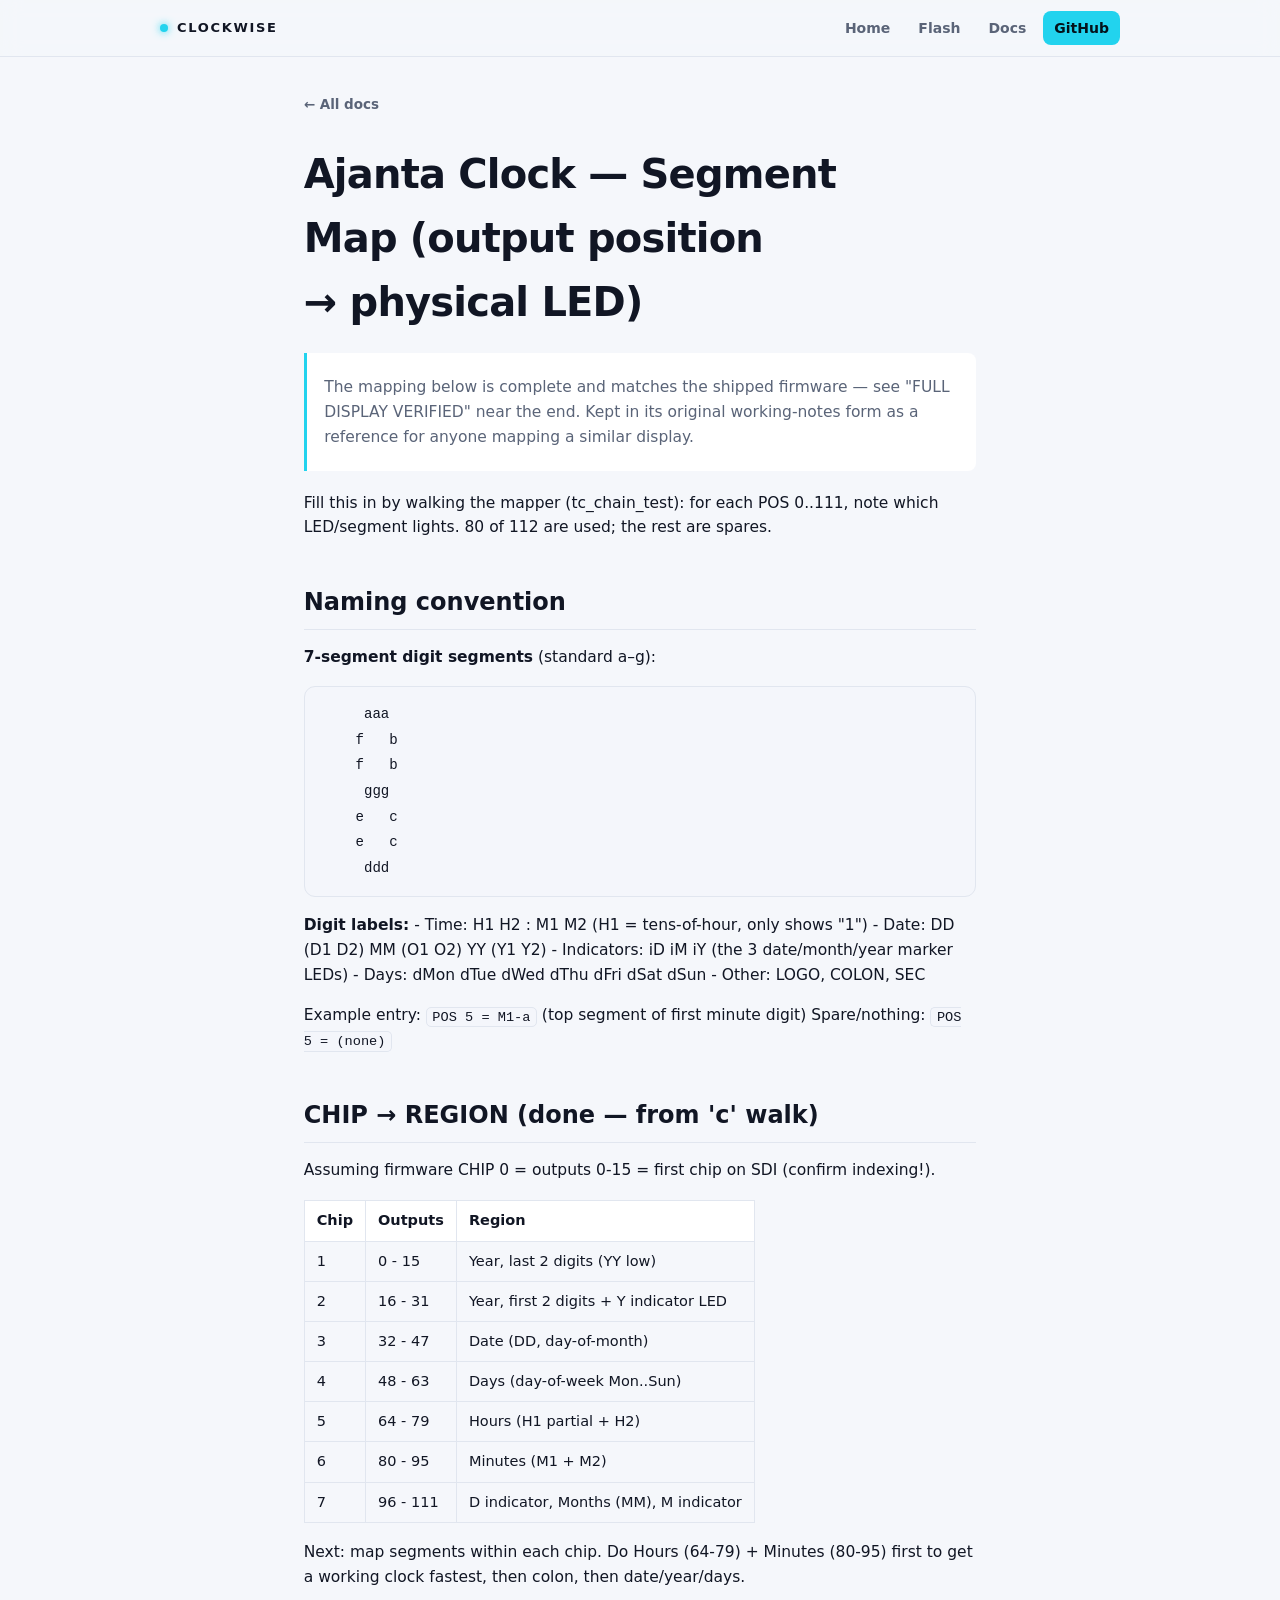
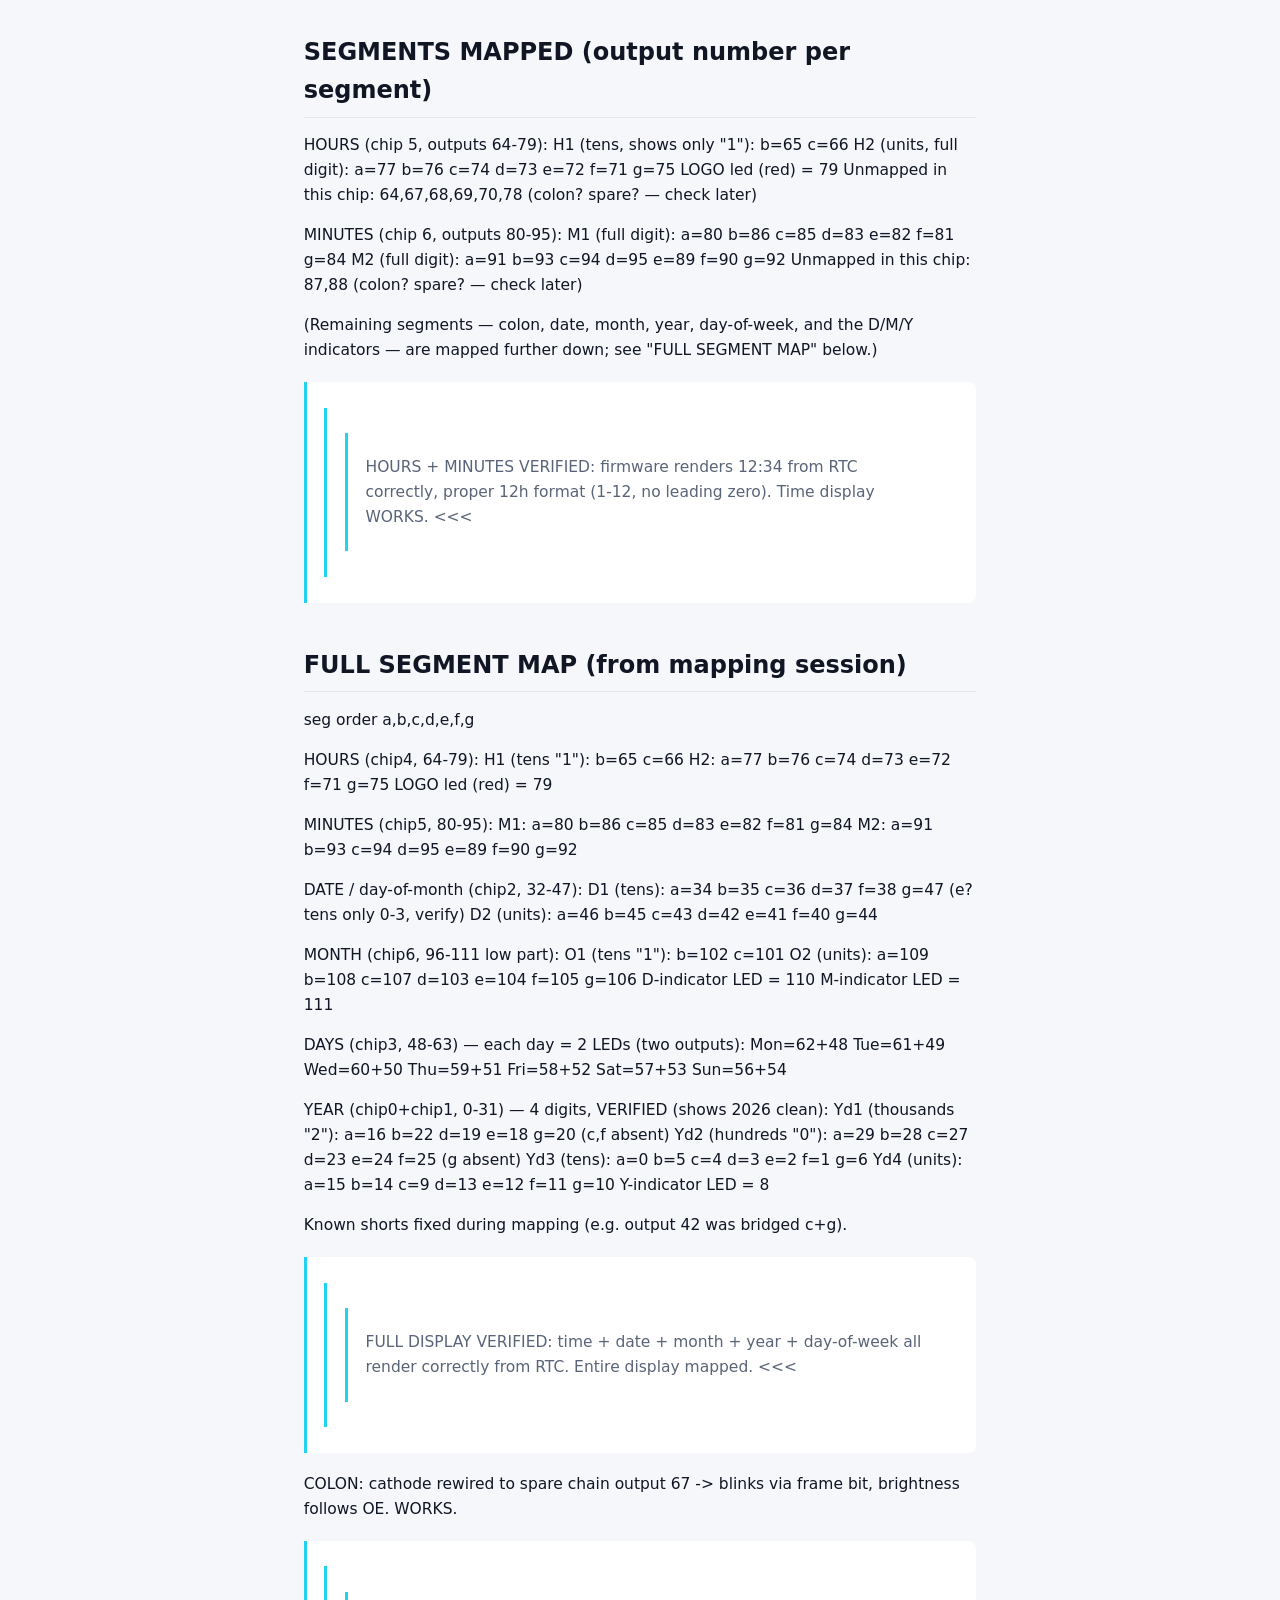
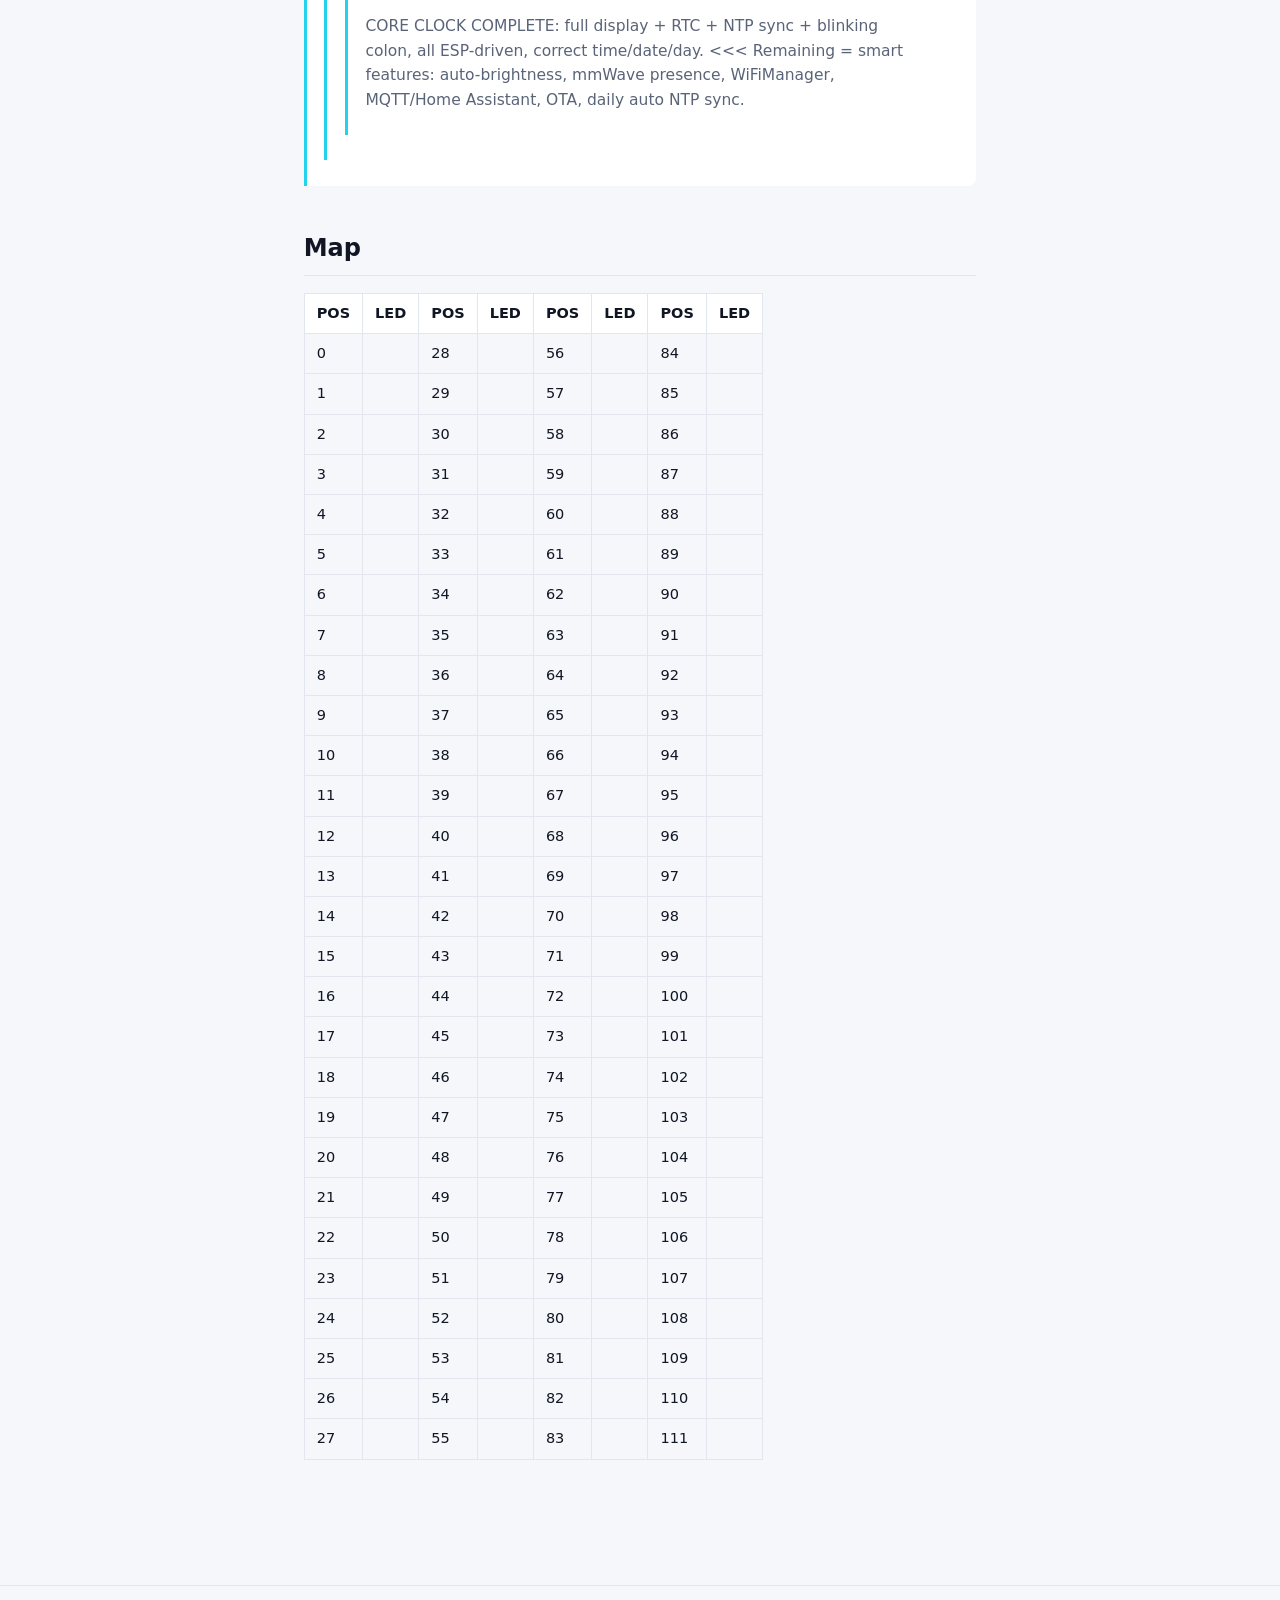
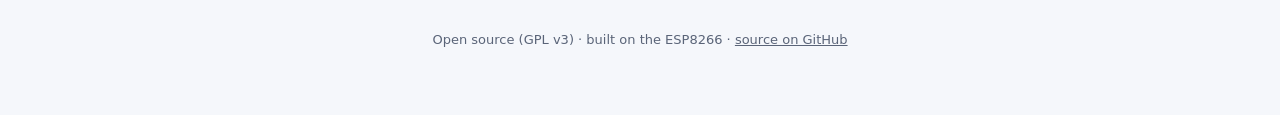
<file: docs/segment-map.html>
<!doctype html>
<html lang="en">
<head>
<meta charset="utf-8">
<meta name="viewport" content="width=device-width, initial-scale=1">
<title>Segment map — Clockwise</title>
<meta name="description" content="The 7-segment wiring / bit map used by the firmware.">
<link rel="stylesheet" href="assets/site.css">
</head>
<body>

<div class="nav"><div class="row">
  <a class="brand" href="index.html"><span class="dot"></span> Clockwise</a>
  <nav>
    <a href="index.html">Home</a>
    <a href="index.html#flash">Flash</a>
    <a href="docs.html">Docs</a>
    <a class="gh" href="https://github.com/g0urav2410/clockwise-smart-clock">GitHub</a>
  </nav>
</div></div>

<article class="doc">
<a class="back" href="docs.html">← All docs</a>
<h1 id="ajanta-clock-segment-map-output-position-physical-led">Ajanta Clock — Segment Map (output position → physical LED)</h1>
<blockquote>
<p>The mapping below is complete and matches the shipped firmware — see
"FULL DISPLAY VERIFIED" near the end. Kept in its original working-notes
form as a reference for anyone mapping a similar display.</p>
</blockquote>
<p>Fill this in by walking the mapper (tc_chain_test): for each POS 0..111, note
which LED/segment lights. 80 of 112 are used; the rest are spares.</p>
<h2 id="naming-convention">Naming convention</h2>
<p><strong>7-segment digit segments</strong> (standard a–g):</p>
<pre><code>     aaa
    f   b
    f   b
     ggg
    e   c
    e   c
     ddd
</code></pre>
<p><strong>Digit labels:</strong>
- Time:  H1 H2 : M1 M2   (H1 = tens-of-hour, only shows "1")
- Date:  DD (D1 D2)  MM (O1 O2)  YY (Y1 Y2)
- Indicators: iD iM iY (the 3 date/month/year marker LEDs)
- Days:  dMon dTue dWed dThu dFri dSat dSun
- Other: LOGO, COLON, SEC</p>
<p>Example entry:  <code>POS 5 = M1-a</code> (top segment of first minute digit)
Spare/nothing:  <code>POS 5 = (none)</code></p>
<h2 id="chip-region-done-from-c-walk">CHIP → REGION (done — from 'c' walk)</h2>
<p>Assuming firmware CHIP 0 = outputs 0-15 = first chip on SDI (confirm indexing!).</p>
<table>
<thead>
<tr>
<th>Chip</th>
<th>Outputs</th>
<th>Region</th>
</tr>
</thead>
<tbody>
<tr>
<td>1</td>
<td>0 - 15</td>
<td>Year, last 2 digits (YY low)</td>
</tr>
<tr>
<td>2</td>
<td>16 - 31</td>
<td>Year, first 2 digits + Y indicator LED</td>
</tr>
<tr>
<td>3</td>
<td>32 - 47</td>
<td>Date (DD, day-of-month)</td>
</tr>
<tr>
<td>4</td>
<td>48 - 63</td>
<td>Days (day-of-week Mon..Sun)</td>
</tr>
<tr>
<td>5</td>
<td>64 - 79</td>
<td>Hours (H1 partial + H2)</td>
</tr>
<tr>
<td>6</td>
<td>80 - 95</td>
<td>Minutes (M1 + M2)</td>
</tr>
<tr>
<td>7</td>
<td>96 - 111</td>
<td>D indicator, Months (MM), M indicator</td>
</tr>
</tbody>
</table>
<p>Next: map segments within each chip. Do Hours (64-79) + Minutes (80-95) first
to get a working clock fastest, then colon, then date/year/days.</p>
<h2 id="segments-mapped-output-number-per-segment">SEGMENTS MAPPED (output number per segment)</h2>
<p>HOURS (chip 5, outputs 64-79):
  H1 (tens, shows only "1"):  b=65  c=66
  H2 (units, full digit):     a=77  b=76  c=74  d=73  e=72  f=71  g=75
  LOGO led (red) = 79
  Unmapped in this chip: 64,67,68,69,70,78 (colon? spare? — check later)</p>
<p>MINUTES (chip 6, outputs 80-95):
  M1 (full digit):  a=80  b=86  c=85  d=83  e=82  f=81  g=84
  M2 (full digit):  a=91  b=93  c=94  d=95  e=89  f=90  g=92
  Unmapped in this chip: 87,88 (colon? spare? — check later)</p>
<p>(Remaining segments — colon, date, month, year, day-of-week, and the D/M/Y
indicators — are mapped further down; see "FULL SEGMENT MAP" below.)</p>
<blockquote>
<blockquote>
<blockquote>
<p>HOURS + MINUTES VERIFIED: firmware renders 12:34 from RTC correctly,
    proper 12h format (1-12, no leading zero). Time display WORKS. &lt;&lt;&lt;</p>
</blockquote>
</blockquote>
</blockquote>
<h2 id="full-segment-map-from-mapping-session">FULL SEGMENT MAP (from mapping session)</h2>
<p>seg order a,b,c,d,e,f,g</p>
<p>HOURS (chip4, 64-79):
  H1 (tens "1"): b=65 c=66
  H2:  a=77 b=76 c=74 d=73 e=72 f=71 g=75
LOGO led (red) = 79</p>
<p>MINUTES (chip5, 80-95):
  M1:  a=80 b=86 c=85 d=83 e=82 f=81 g=84
  M2:  a=91 b=93 c=94 d=95 e=89 f=90 g=92</p>
<p>DATE / day-of-month (chip2, 32-47):
  D1 (tens): a=34 b=35 c=36 d=37 f=38 g=47   (e? tens only 0-3, verify)
  D2 (units): a=46 b=45 c=43 d=42 e=41 f=40 g=44</p>
<p>MONTH (chip6, 96-111 low part):
  O1 (tens "1"): b=102 c=101
  O2 (units): a=109 b=108 c=107 d=103 e=104 f=105 g=106
  D-indicator LED = 110    M-indicator LED = 111</p>
<p>DAYS (chip3, 48-63) — each day = 2 LEDs (two outputs):
  Mon=62+48  Tue=61+49  Wed=60+50  Thu=59+51
  Fri=58+52  Sat=57+53  Sun=56+54</p>
<p>YEAR (chip0+chip1, 0-31) — 4 digits, VERIFIED (shows 2026 clean):
  Yd1 (thousands "2"): a=16 b=22 d=19 e=18 g=20   (c,f absent)
  Yd2 (hundreds  "0"): a=29 b=28 c=27 d=23 e=24 f=25   (g absent)
  Yd3 (tens):          a=0  b=5  c=4  d=3  e=2  f=1  g=6
  Yd4 (units):         a=15 b=14 c=9  d=13 e=12 f=11 g=10
  Y-indicator LED = 8</p>
<p>Known shorts fixed during mapping (e.g. output 42 was bridged c+g).</p>
<blockquote>
<blockquote>
<blockquote>
<p>FULL DISPLAY VERIFIED: time + date + month + year + day-of-week all render
    correctly from RTC. Entire display mapped. &lt;&lt;&lt;</p>
</blockquote>
</blockquote>
</blockquote>
<p>COLON: cathode rewired to spare chain output 67 -&gt; blinks via frame bit,
brightness follows OE. WORKS.</p>
<blockquote>
<blockquote>
<blockquote>
<p>CORE CLOCK COMPLETE: full display + RTC + NTP sync + blinking colon,
    all ESP-driven, correct time/date/day. &lt;&lt;&lt;
Remaining = smart features: auto-brightness, mmWave presence, WiFiManager,
MQTT/Home Assistant, OTA, daily auto NTP sync.</p>
</blockquote>
</blockquote>
</blockquote>
<h2 id="map">Map</h2>
<table>
<thead>
<tr>
<th>POS</th>
<th>LED</th>
<th>POS</th>
<th>LED</th>
<th>POS</th>
<th>LED</th>
<th>POS</th>
<th>LED</th>
</tr>
</thead>
<tbody>
<tr>
<td>0</td>
<td></td>
<td>28</td>
<td></td>
<td>56</td>
<td></td>
<td>84</td>
<td></td>
</tr>
<tr>
<td>1</td>
<td></td>
<td>29</td>
<td></td>
<td>57</td>
<td></td>
<td>85</td>
<td></td>
</tr>
<tr>
<td>2</td>
<td></td>
<td>30</td>
<td></td>
<td>58</td>
<td></td>
<td>86</td>
<td></td>
</tr>
<tr>
<td>3</td>
<td></td>
<td>31</td>
<td></td>
<td>59</td>
<td></td>
<td>87</td>
<td></td>
</tr>
<tr>
<td>4</td>
<td></td>
<td>32</td>
<td></td>
<td>60</td>
<td></td>
<td>88</td>
<td></td>
</tr>
<tr>
<td>5</td>
<td></td>
<td>33</td>
<td></td>
<td>61</td>
<td></td>
<td>89</td>
<td></td>
</tr>
<tr>
<td>6</td>
<td></td>
<td>34</td>
<td></td>
<td>62</td>
<td></td>
<td>90</td>
<td></td>
</tr>
<tr>
<td>7</td>
<td></td>
<td>35</td>
<td></td>
<td>63</td>
<td></td>
<td>91</td>
<td></td>
</tr>
<tr>
<td>8</td>
<td></td>
<td>36</td>
<td></td>
<td>64</td>
<td></td>
<td>92</td>
<td></td>
</tr>
<tr>
<td>9</td>
<td></td>
<td>37</td>
<td></td>
<td>65</td>
<td></td>
<td>93</td>
<td></td>
</tr>
<tr>
<td>10</td>
<td></td>
<td>38</td>
<td></td>
<td>66</td>
<td></td>
<td>94</td>
<td></td>
</tr>
<tr>
<td>11</td>
<td></td>
<td>39</td>
<td></td>
<td>67</td>
<td></td>
<td>95</td>
<td></td>
</tr>
<tr>
<td>12</td>
<td></td>
<td>40</td>
<td></td>
<td>68</td>
<td></td>
<td>96</td>
<td></td>
</tr>
<tr>
<td>13</td>
<td></td>
<td>41</td>
<td></td>
<td>69</td>
<td></td>
<td>97</td>
<td></td>
</tr>
<tr>
<td>14</td>
<td></td>
<td>42</td>
<td></td>
<td>70</td>
<td></td>
<td>98</td>
<td></td>
</tr>
<tr>
<td>15</td>
<td></td>
<td>43</td>
<td></td>
<td>71</td>
<td></td>
<td>99</td>
<td></td>
</tr>
<tr>
<td>16</td>
<td></td>
<td>44</td>
<td></td>
<td>72</td>
<td></td>
<td>100</td>
<td></td>
</tr>
<tr>
<td>17</td>
<td></td>
<td>45</td>
<td></td>
<td>73</td>
<td></td>
<td>101</td>
<td></td>
</tr>
<tr>
<td>18</td>
<td></td>
<td>46</td>
<td></td>
<td>74</td>
<td></td>
<td>102</td>
<td></td>
</tr>
<tr>
<td>19</td>
<td></td>
<td>47</td>
<td></td>
<td>75</td>
<td></td>
<td>103</td>
<td></td>
</tr>
<tr>
<td>20</td>
<td></td>
<td>48</td>
<td></td>
<td>76</td>
<td></td>
<td>104</td>
<td></td>
</tr>
<tr>
<td>21</td>
<td></td>
<td>49</td>
<td></td>
<td>77</td>
<td></td>
<td>105</td>
<td></td>
</tr>
<tr>
<td>22</td>
<td></td>
<td>50</td>
<td></td>
<td>78</td>
<td></td>
<td>106</td>
<td></td>
</tr>
<tr>
<td>23</td>
<td></td>
<td>51</td>
<td></td>
<td>79</td>
<td></td>
<td>107</td>
<td></td>
</tr>
<tr>
<td>24</td>
<td></td>
<td>52</td>
<td></td>
<td>80</td>
<td></td>
<td>108</td>
<td></td>
</tr>
<tr>
<td>25</td>
<td></td>
<td>53</td>
<td></td>
<td>81</td>
<td></td>
<td>109</td>
<td></td>
</tr>
<tr>
<td>26</td>
<td></td>
<td>54</td>
<td></td>
<td>82</td>
<td></td>
<td>110</td>
<td></td>
</tr>
<tr>
<td>27</td>
<td></td>
<td>55</td>
<td></td>
<td>83</td>
<td></td>
<td>111</td>
<td></td>
</tr>
</tbody>
</table>
</article>

<footer class="site">Open source (GPL v3) · built on the ESP8266 ·
<a href="https://github.com/g0urav2410/clockwise-smart-clock">source on GitHub</a></footer>

</body>
</html>
</file>
<file: docs/assets/site.css>
/* Clockwise site — shared styles (landing + docs) */
:root{
  --bg:#0b0d12; --panel:#141822; --panel2:#1b202c; --line:#252c3a;
  --fg:#eef1f7; --muted:#97a1b3; --faint:#6b7488;
  --accent:#22d3ee; --accent-ink:#04121a; --good:#34d399; --warn:#fb7185;
  --seg:#f4f6ff; --code:#0e1219;
  --measure:70ch;
}
@media (prefers-color-scheme: light){
  :root{--bg:#f5f7fb;--panel:#ffffff;--panel2:#eef2f8;--line:#e1e6ef;
        --fg:#111624;--muted:#5a6478;--faint:#8b93a4;--seg:#0c1830;--code:#f4f6fb}
}
:root[data-theme="dark"]{--bg:#0b0d12;--panel:#141822;--panel2:#1b202c;--line:#252c3a;--fg:#eef1f7;--muted:#97a1b3;--faint:#6b7488;--seg:#f4f6ff;--code:#0e1219}
:root[data-theme="light"]{--bg:#f5f7fb;--panel:#ffffff;--panel2:#eef2f8;--line:#e1e6ef;--fg:#111624;--muted:#5a6478;--faint:#8b93a4;--seg:#0c1830;--code:#f4f6fb}

*{box-sizing:border-box}
html{scroll-behavior:smooth}
body{margin:0;background:var(--bg);color:var(--fg);
  font-family:system-ui,-apple-system,"Segoe UI",Roboto,sans-serif;line-height:1.6;
  -webkit-font-smoothing:antialiased}
a{color:var(--accent)}
code,pre,.mono{font-family:ui-monospace,"SF Mono","Consolas","Cascadia Code",monospace}

/* ---- top nav ---- */
.nav{position:sticky;top:0;z-index:20;backdrop-filter:blur(10px);
  background:color-mix(in srgb,var(--bg) 82%,transparent);border-bottom:1px solid var(--line)}
.nav .row{max-width:1000px;margin:0 auto;padding:11px 20px;display:flex;align-items:center;gap:18px}
.brand{display:inline-flex;gap:9px;align-items:center;font-weight:800;letter-spacing:.13em;
  text-transform:uppercase;font-size:13px;color:var(--fg);text-decoration:none}
.brand .dot{width:8px;height:8px;border-radius:50%;background:var(--accent);box-shadow:0 0 9px var(--accent)}
.nav nav{margin-left:auto;display:flex;gap:6px;flex-wrap:wrap}
.nav nav a{color:var(--muted);text-decoration:none;font-size:14px;font-weight:600;
  padding:6px 11px;border-radius:8px}
.nav nav a:hover{color:var(--fg);background:var(--panel)}
.nav nav a.gh{color:var(--accent-ink);background:var(--accent)}

/* ---- generic layout ---- */
.wrap{max-width:860px;margin:0 auto;padding:0 20px}
.section-t{text-align:center;font-size:24px;margin:48px 0 6px;text-wrap:balance}
.lede{text-align:center;color:var(--muted);max-width:560px;margin:0 auto 8px}

/* ---- hero ---- */
header.hero{text-align:center;padding:56px 20px 30px}
header.hero h1{font-size:clamp(34px,7vw,56px);margin:16px 0 12px;letter-spacing:-.02em;
  line-height:1.05;text-wrap:balance}
header.hero .sub{font-size:clamp(16px,2.3vw,20px);color:var(--muted);max-width:580px;margin:0 auto}
/* ---- hero clock face: same markup/CSS approach as the HA Lovelace card
   (homeassistant/clockwise-card.js) -- this IS the project's visual identity,
   not a simplified stand-in for it. Digits are real 7-segment SVGs (see the
   inline script at the bottom of index.html), not a bold font pretending. */
.cwhero{margin:34px auto 0;max-width:420px}
.cwhero-panel{background:radial-gradient(130% 130% at 50% 0%,#14161c 0,#030304 78%);
  padding:16px 18px 12px;border-radius:14px;border:1px solid var(--line);overflow-x:auto}
.cwhero-top{display:flex;align-items:center;gap:8px}
.cwhero-dow{display:flex;flex-direction:column;justify-content:space-between;padding:2px 0}
.cwhero-dow span{font-family:ui-monospace,"Consolas","SF Mono","Courier New",monospace;
  font-size:12px;font-weight:700;letter-spacing:1.2px;color:#31353d;
  width:38px;height:13px;display:flex;align-items:center;line-height:1}
.cwhero-dow span.on{color:#f4f6ff;text-shadow:0 0 10px rgba(230,238,255,.65)}
.cwhero-time{display:flex;align-items:center;flex:1;justify-content:space-evenly}
.cwhero-digits{display:flex;gap:6px}
.cwhero-colon{display:flex;flex-direction:column;align-items:center;height:96px;padding:0 3px}
.cwhero-logo{width:10px;height:10px;border-radius:50%;background:#26282e;margin-top:2px;flex:0 0 auto}
.cwhero-dots{flex:1;display:flex;flex-direction:column;justify-content:center;gap:18px}
.cwhero-dots i{width:12px;height:12px;border-radius:50%;background:#f4f6ff;
  box-shadow:0 0 12px 2px rgba(230,238,255,.55);animation:cwhblink 1s steps(1,end) infinite}
@keyframes cwhblink{0%,80%{opacity:1}80.01%,100%{opacity:.12}}
@media (prefers-reduced-motion:reduce){.cwhero-dots i{animation:none}}
.cwhero-amber{height:4px;border-radius:3px;margin:8px 0 6px;
  background:linear-gradient(90deg,#f5a623,#e8890a);box-shadow:0 0 13px 1px rgba(245,166,35,.4)}
.cwhero-bottom{display:flex;align-items:flex-end;justify-content:space-between;padding:0 2px}
.cwhero-grp{display:flex;align-items:flex-end;gap:3px}
.cwhero-lab{font-size:12px;font-weight:700;color:#525863;letter-spacing:.06em;padding-bottom:3px}
.cwhero-caption{text-align:center;color:var(--muted);font-size:14px;margin:12px auto 0;max-width:480px}

/* ---- flash card ---- */
.flash{background:linear-gradient(180deg,var(--panel),var(--panel2));
  border:1px solid var(--line);border-radius:18px;padding:28px;margin:40px 0;text-align:center}
.flash h2{margin:0 0 6px;font-size:22px}
.flash p{color:var(--muted);margin:0 auto 16px;max-width:520px;font-size:14.5px}
.board{display:inline-flex;align-items:center;gap:8px;margin:2px 0 18px;
  background:var(--panel2);border:1px solid var(--line);border-radius:10px;padding:6px 8px 6px 14px}
.board label{font-size:12.5px;color:var(--muted)}
.board select{background:var(--panel);color:var(--fg);border:1px solid var(--line);
  border-radius:7px;padding:7px 9px;font-size:14px;font-weight:600}
.btn{display:inline-flex;align-items:center;gap:9px;background:var(--accent);color:var(--accent-ink);
  font-weight:700;font-size:16px;border:none;border-radius:12px;padding:14px 26px;cursor:pointer;text-decoration:none}
.btn:focus-visible{outline:3px solid var(--accent);outline-offset:3px}
.note{font-size:12.5px;color:var(--muted);margin-top:16px}
.note b{color:var(--fg)}
.unsupported{display:block;background:rgba(251,113,133,.12);color:var(--warn);
  border:1px solid rgba(251,113,133,.3);border-radius:10px;padding:10px 14px;font-size:13px;margin-top:14px}

/* ---- feature grid ---- */
.grid{display:grid;grid-template-columns:repeat(auto-fit,minmax(230px,1fr));gap:14px;margin:28px 0}
.feat{background:var(--panel);border:1px solid var(--line);border-radius:14px;padding:18px}
.feat .ic{font-size:22px}
.feat h3{margin:8px 0 4px;font-size:16px}
.feat p{margin:0;color:var(--muted);font-size:13.5px}

/* ---- steps / cards ---- */
.card{background:var(--panel);border:1px solid var(--line);border-radius:14px;padding:8px 24px;margin:18px 0}
.card.tight{padding:20px 24px}
ol.steps{list-style-position:inside;padding-left:4px}
ol.steps li{margin:12px 0}
ol.steps li span{color:var(--muted);font-size:13.5px}
.linkrow{display:flex;flex-wrap:wrap;gap:12px;justify-content:center;margin:10px 0}
.linkrow a{color:var(--accent);text-decoration:none;font-weight:600;font-size:14.5px;
  border:1px solid var(--line);padding:9px 16px;border-radius:10px}

/* ---- footer ---- */
footer.site{text-align:center;color:var(--muted);font-size:13px;padding:44px 20px 64px;
  border-top:1px solid var(--line);margin-top:48px}
footer.site a{color:var(--muted)}

/* ---- documentation (prose) pages ---- */
.doc{max-width:var(--measure);margin:0 auto;padding:34px 20px 60px}
.doc .back{display:inline-block;color:var(--muted);text-decoration:none;font-size:13.5px;
  font-weight:600;margin-bottom:18px}
.doc h1{font-size:clamp(28px,5vw,40px);letter-spacing:-.02em;margin:.2em 0 .4em;text-wrap:balance}
.doc h2{font-size:24px;margin:1.8em 0 .5em;padding-bottom:.3em;border-bottom:1px solid var(--line)}
.doc h3{font-size:18px;margin:1.5em 0 .4em}
.doc p,.doc li{font-size:15.5px}
.doc a{text-underline-offset:2px}
.doc img{max-width:100%;height:auto;border-radius:10px}
.doc code{background:var(--code);border:1px solid var(--line);border-radius:5px;
  padding:.12em .4em;font-size:.88em}
.doc pre{background:var(--code);border:1px solid var(--line);border-radius:11px;
  padding:15px 17px;overflow-x:auto}
.doc pre code{background:none;border:none;padding:0}
.doc blockquote{margin:1.2em 0;padding:.4em 1.1em;border-left:3px solid var(--accent);
  color:var(--muted);background:var(--panel);border-radius:0 8px 8px 0}
.doc table{width:100%;border-collapse:collapse;margin:1.2em 0;font-size:14.5px;display:block;overflow-x:auto}
.doc th,.doc td{border:1px solid var(--line);padding:8px 12px;text-align:left}
.doc thead th{background:var(--panel)}
.doc hr{border:none;border-top:1px solid var(--line);margin:2em 0}
.doc ul,.doc ol{padding-left:1.4em}
.doc li{margin:.35em 0}
.doc ul.tasklist{list-style:none;padding-left:0}
.doc li.task{display:flex;align-items:baseline;gap:9px;margin:.5em 0}
.doc li.task input[type="checkbox"]{accent-color:var(--good);width:15px;height:15px;flex:0 0 auto;margin-top:.2em}

/* docs index cards */
.docgrid{display:grid;grid-template-columns:repeat(auto-fit,minmax(240px,1fr));gap:14px;margin:26px 0}
.docgrid a{display:block;background:var(--panel);border:1px solid var(--line);border-radius:14px;
  padding:20px;text-decoration:none;color:var(--fg)}
.docgrid a:hover{border-color:var(--accent)}
.docgrid h3{margin:0 0 5px;font-size:17px}
.docgrid p{margin:0;color:var(--muted);font-size:13.5px}
</file>
